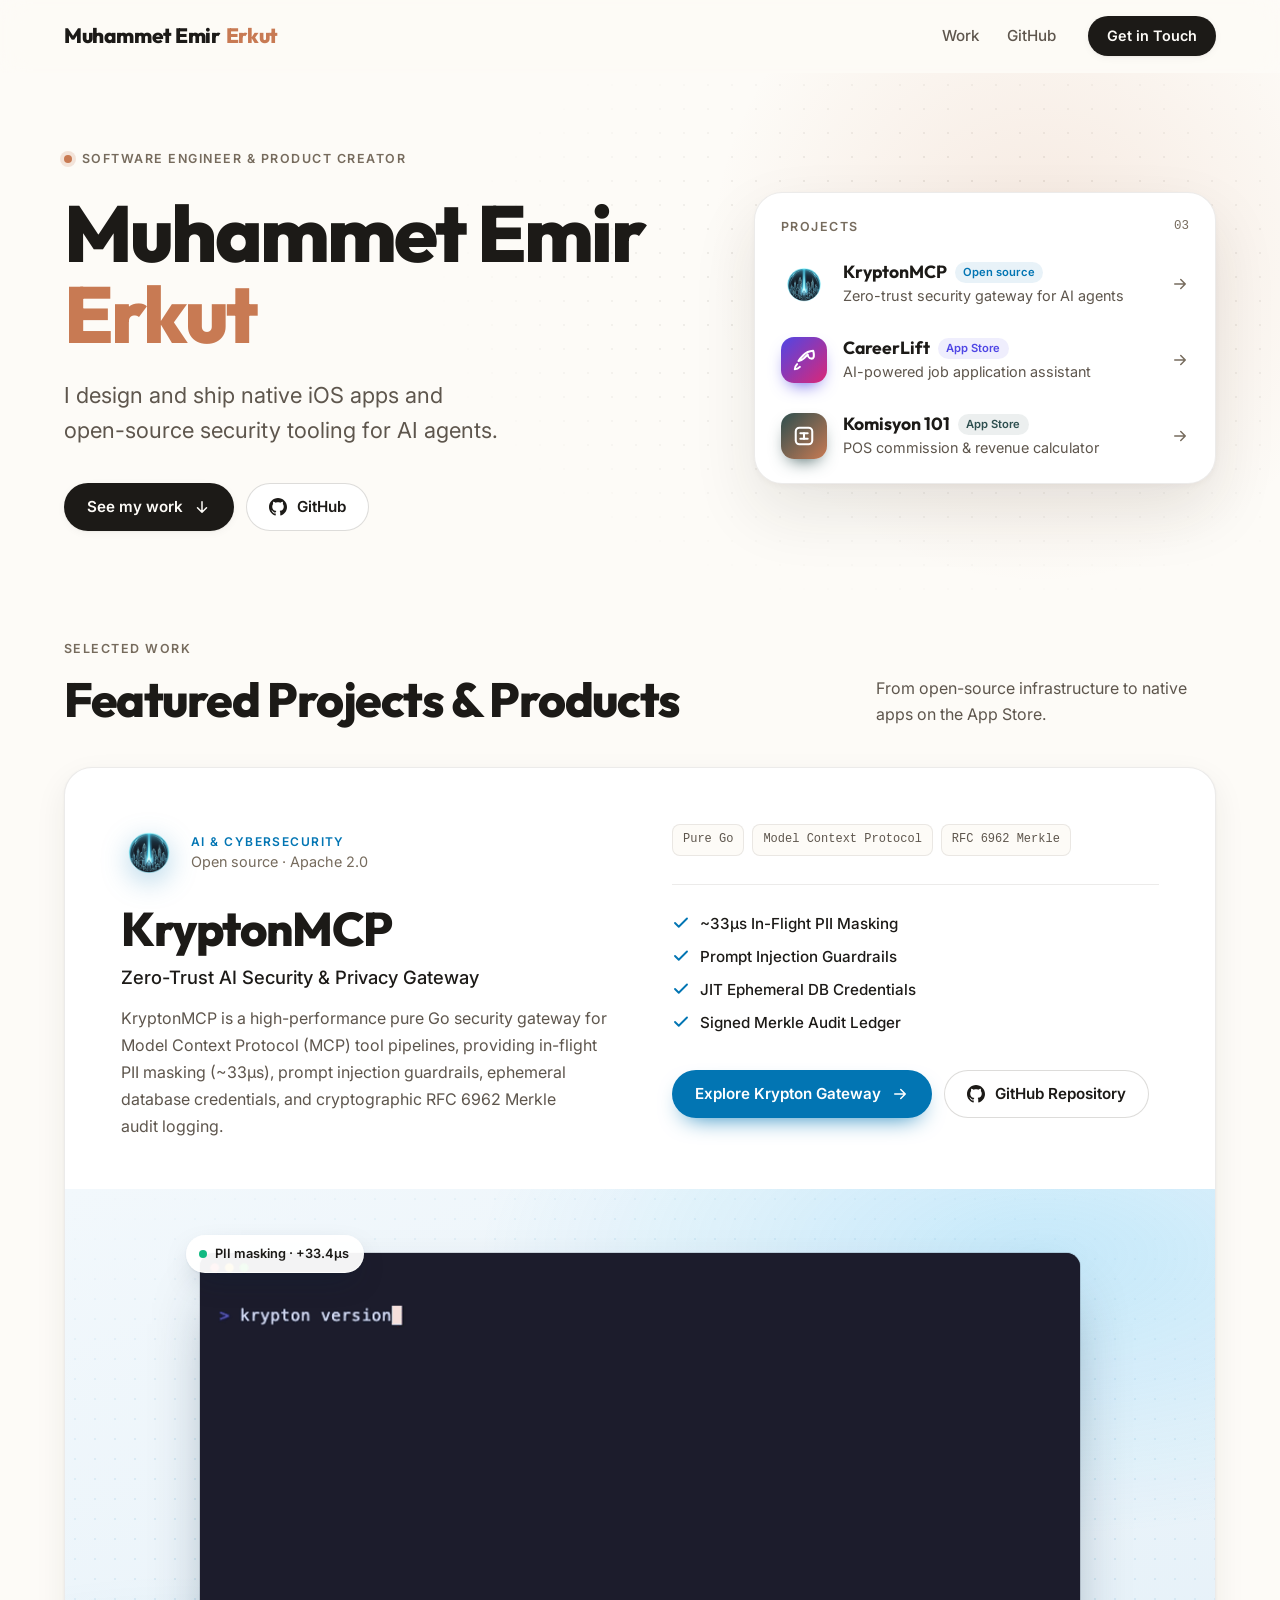
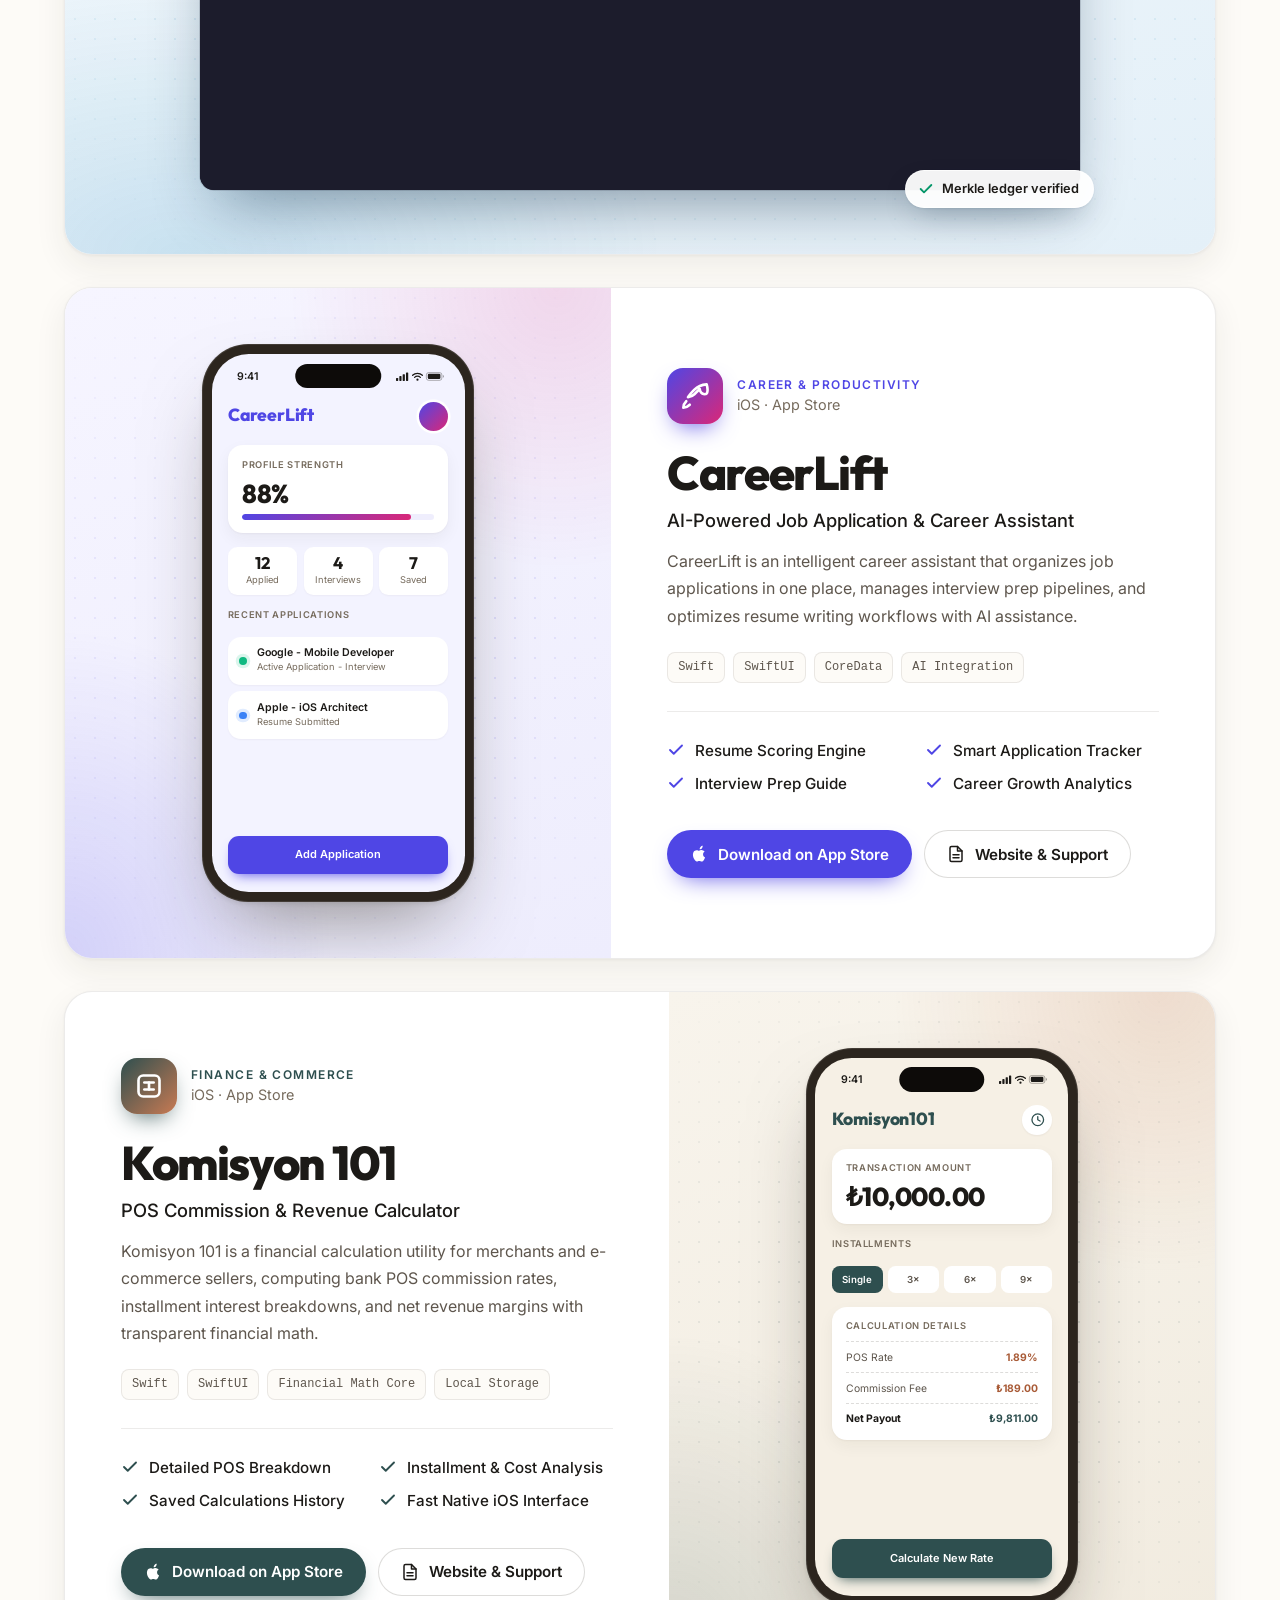
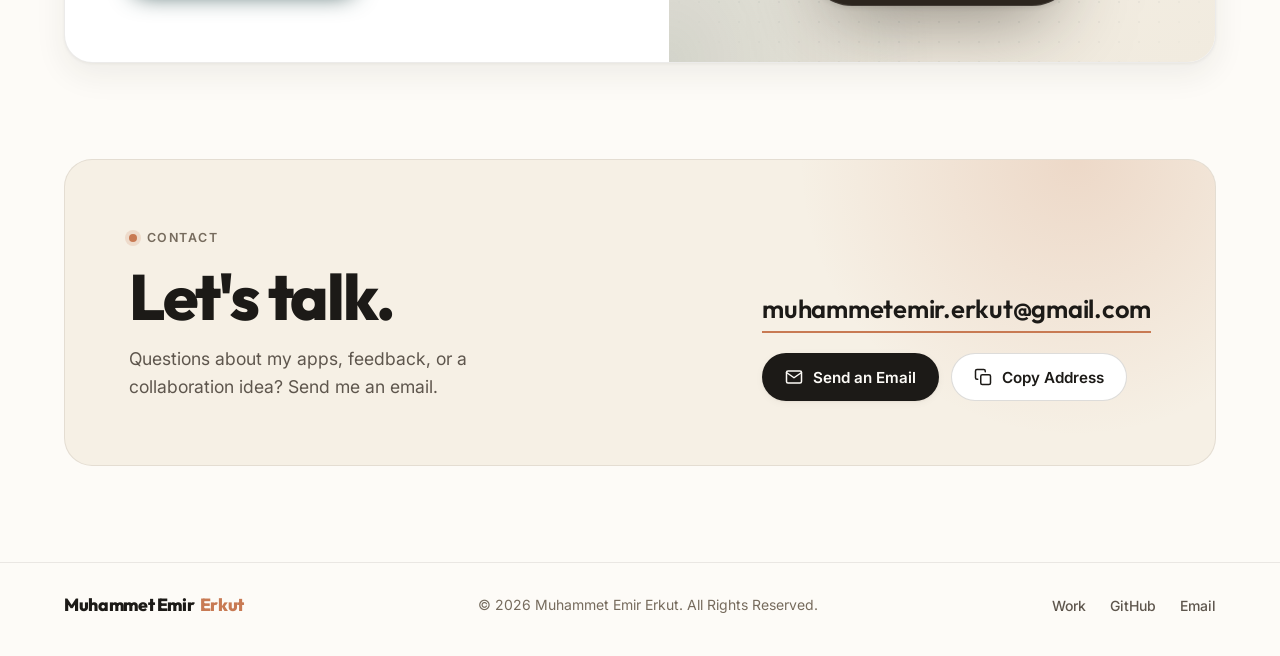
<file: index.html>
<!DOCTYPE html>
<html lang="en">

<head>
    <meta charset="UTF-8">
    <meta name="viewport" content="width=device-width, initial-scale=1.0, maximum-scale=5.0, viewport-fit=cover">
    <meta name="description"
        content="Muhammet Emir Erkut - Software Engineer & Product Creator. Explore KryptonMCP, CareerLift, and Komisyon 101.">
    <meta name="author" content="Muhammet Emir Erkut">
    <meta name="theme-color" content="#fdfbf7">
    <title>Muhammet Emir Erkut — Software Engineer & Product Showcase</title>
    <link rel="canonical" href="https://muhammetemirerkut.com/">

    <!-- Open Graph / Social Meta -->
    <meta property="og:type" content="website">
    <meta property="og:url" content="https://muhammetemirerkut.com/">
    <meta property="og:title" content="Muhammet Emir Erkut — Software Engineer & Product Creator">
    <meta property="og:description"
        content="Native iOS apps and open-source security tooling for AI agents: KryptonMCP, CareerLift, and Komisyon 101.">
    <meta name="twitter:card" content="summary">

    <link rel="icon" type="image/svg+xml" href="assets/favicon.svg">

    <link rel="preconnect" href="https://fonts.googleapis.com">
    <link rel="preconnect" href="https://fonts.gstatic.com" crossorigin>
    <link rel="stylesheet"
        href="https://fonts.googleapis.com/css2?family=Inter:wght@400;500;600&family=Outfit:wght@600;700;800&display=swap">
    <link rel="stylesheet" href="style.css">
    <script src="https://uat-api.rabbitqa.com/tmt/api/v1/public/accessibility-widget/widget.js" data-site-key="rqaw_yLH_Qbt3E3Tf-xtifSKQQNi_rFAO8Iab" defer></script>
</head>

<body>

    <!-- Icon Sprite (referenced via <use href="#i-...">) -->
    <svg class="sprite" aria-hidden="true" focusable="false">
        <symbol id="i-check" viewBox="0 0 24 24">
            <polyline points="20 6 9 17 4 12" />
        </symbol>
        <symbol id="i-arrow-right" viewBox="0 0 24 24">
            <path d="M5 12h14M13 6l6 6-6 6" />
        </symbol>
        <symbol id="i-arrow-down" viewBox="0 0 24 24">
            <path d="M12 5v14M6 13l6 6 6-6" />
        </symbol>
        <symbol id="i-doc" viewBox="0 0 24 24">
            <path d="M14 2H6a2 2 0 0 0-2 2v16a2 2 0 0 0 2 2h12a2 2 0 0 0 2-2V8z" />
            <polyline points="14 2 14 8 20 8" />
            <line x1="16" y1="13" x2="8" y2="13" />
            <line x1="16" y1="17" x2="8" y2="17" />
        </symbol>
        <symbol id="i-mail" viewBox="0 0 24 24">
            <rect x="2" y="4" width="20" height="16" rx="2" />
            <polyline points="22 6 12 13 2 6" />
        </symbol>
        <symbol id="i-copy" viewBox="0 0 24 24">
            <rect x="9" y="9" width="13" height="13" rx="2" />
            <path d="M5 15H4a2 2 0 0 1-2-2V4a2 2 0 0 1 2-2h9a2 2 0 0 1 2 2v1" />
        </symbol>
        <symbol id="i-clock" viewBox="0 0 24 24">
            <circle cx="12" cy="12" r="9" />
            <polyline points="12 7 12 12 15.5 14" />
        </symbol>
        <symbol id="i-careerlift" viewBox="0 0 24 24">
            <path
                d="M4.5 16.5c-1.5 1.5-2.5 3.5-2.5 5.5C4 22 6 21 7.5 19.5M22 2s-6.5.5-10.5 4.5S6 13 6 13s3.5-.5 5.5-2.5S16 6 16 6s.5 4.5 4.5 4.5S22 2 22 2z" />
        </symbol>
        <symbol id="i-komisyon" viewBox="0 0 24 24">
            <rect x="3" y="3" width="18" height="18" rx="4" />
            <line x1="8" y1="9" x2="16" y2="9" />
            <line x1="8" y1="15" x2="16" y2="15" />
            <line x1="12" y1="9" x2="12" y2="15" />
        </symbol>
        <symbol id="i-github" viewBox="0 0 24 24">
            <path fill="currentColor" stroke="none"
                d="M12 0c-6.626 0-12 5.373-12 12 0 5.302 3.438 9.8 8.207 11.387.599.111.793-.261.793-.577v-2.234c-3.338.726-4.033-1.416-4.033-1.416-.546-1.387-1.333-1.756-1.333-1.756-1.089-.745.083-.729.083-.729 1.205.084 1.839 1.237 1.839 1.237 1.07 1.834 2.807 1.304 3.492.997.107-.775.418-1.305.762-1.604-2.665-.305-5.467-1.334-5.467-5.931 0-1.311.469-2.381 1.236-3.221-.124-.303-.535-1.524.117-3.176 0 0 1.008-.322 3.301 1.23.957-.266 1.983-.399 3.003-.404 1.02.005 2.047.138 3.006.404 2.291-1.552 3.297-1.23 3.297-1.23.653 1.653.242 2.874.118 3.176.77.84 1.235 1.911 1.235 3.221 0 4.609-2.807 5.624-5.479 5.921.43.372.823 1.102.823 2.222v3.293c0 .319.192.694.801.576 4.765-1.589 8.199-6.086 8.199-11.386 0-6.627-5.373-12-12-12z" />
        </symbol>
        <symbol id="i-apple" viewBox="0 0 24 24">
            <path fill="currentColor" stroke="none"
                d="M18.71 19.5c-.83 1.24-1.71 2.45-3.05 2.47-1.34.03-1.77-.79-3.29-.79-1.53 0-2 .77-3.27.82-1.31.05-2.3-1.32-3.14-2.53C4.25 17 2.94 12.45 4.7 9.39c.87-1.52 2.43-2.48 4.12-2.51 1.28-.02 2.5.87 3.29.87.78 0 2.26-1.07 3.81-.91.65.03 2.47.26 3.64 1.98-.09.06-2.17 1.28-2.15 3.81.03 3.02 2.65 4.03 2.68 4.04-.03.07-.42 1.44-1.38 2.83M15.97 4.17c.66-.81 1.11-1.93.99-3.06-1 .04-2.22.67-2.94 1.5-.64.74-1.2 1.88-1.05 2.99 1.11.09 2.27-.58 3-1.43z" />
        </symbol>
        <symbol id="i-status" viewBox="0 0 66 12">
            <g fill="currentColor" stroke="none">
                <rect x="0" y="8" width="3" height="4" rx="0.8" />
                <rect x="4.5" y="5.5" width="3" height="6.5" rx="0.8" />
                <rect x="9" y="3" width="3" height="9" rx="0.8" />
                <rect x="13.5" y="0.5" width="3" height="11.5" rx="0.8" />
                <circle cx="29" cy="10.3" r="1.5" />
                <rect x="43" y="2.5" width="17" height="7" rx="1.6" />
                <path d="M63.4 4.2v3.6a1.9 1.9 0 0 0 0-3.6z" opacity="0.45" />
            </g>
            <g fill="none" stroke="currentColor" stroke-width="1.7" stroke-linecap="round">
                <path d="M22.4 4.4a9.4 9.4 0 0 1 13.2 0" />
                <path d="M25.1 7.2a5.5 5.5 0 0 1 7.8 0" />
            </g>
            <rect x="41" y="0.75" width="21" height="10.5" rx="3.2" fill="none" stroke="currentColor"
                stroke-opacity="0.45" stroke-width="1" />
        </symbol>
    </svg>

    <a class="skip-link" href="#main">Skip to content</a>

    <!-- Header & Navigation -->
    <header class="site-header">
        <div class="container nav">
            <a href="#" class="logo">Muhammet Emir<span>Erkut</span></a>
            <div class="nav-right">
                <nav aria-label="Primary">
                    <ul class="nav-links">
                        <li><a href="#work">Work</a></li>
                        <li><a href="https://github.com/MuhammetEmirErkut" target="_blank" rel="noopener noreferrer">GitHub</a></li>
                    </ul>
                </nav>
                <a href="#contact" class="btn btn-ink btn-sm">Get in Touch</a>
            </div>
        </div>
    </header>

    <main id="main" tabindex="-1">

        <!-- Hero Section -->
        <section class="hero">
            <div class="container hero-grid">
                <div class="hero-copy">
                    <p class="eyebrow"><span class="eyebrow-dot" aria-hidden="true"></span>Software Engineer & Product Creator</p>
                    <h1>Muhammet Emir <span>Erkut</span></h1>
                    <p class="hero-lead">I design and ship native iOS apps and <span class="nowrap">open-source</span> security tooling for AI agents.</p>
                    <div class="hero-actions">
                        <a href="#work" class="btn btn-ink">
                            <span>See my work</span>
                            <svg class="icon" aria-hidden="true"><use href="#i-arrow-down" /></svg>
                        </a>
                        <a href="https://github.com/MuhammetEmirErkut" target="_blank" rel="noopener noreferrer" class="btn btn-outline">
                            <svg class="icon" aria-hidden="true"><use href="#i-github" /></svg>
                            <span>GitHub</span>
                        </a>
                    </div>
                </div>

                <!-- Project Index -->
                <nav class="hero-index" aria-labelledby="index-title">
                    <div class="index-head">
                        <h2 id="index-title">Projects</h2>
                        <span class="index-count" aria-hidden="true">03</span>
                    </div>
                    <ol class="index-list">
                        <li>
                            <a href="#krypton" class="index-item tone-krypton">
                                <span class="index-icon index-icon--logo">
                                    <img src="assets/krypton_logo_256.png" alt="" width="46" height="46">
                                </span>
                                <span class="index-text">
                                    <span class="index-name">KryptonMCP <span class="index-tag">Open source</span></span>
                                    <span class="index-desc">Zero-trust security gateway for AI agents</span>
                                </span>
                                <svg class="icon index-arrow" aria-hidden="true"><use href="#i-arrow-right" /></svg>
                            </a>
                        </li>
                        <li>
                            <a href="#careerlift" class="index-item tone-lift">
                                <span class="index-icon">
                                    <svg class="icon" aria-hidden="true"><use href="#i-careerlift" /></svg>
                                </span>
                                <span class="index-text">
                                    <span class="index-name">CareerLift <span class="index-tag">App Store</span></span>
                                    <span class="index-desc">AI-powered job application assistant</span>
                                </span>
                                <svg class="icon index-arrow" aria-hidden="true"><use href="#i-arrow-right" /></svg>
                            </a>
                        </li>
                        <li>
                            <a href="#komisyon" class="index-item tone-komisyon">
                                <span class="index-icon">
                                    <svg class="icon" aria-hidden="true"><use href="#i-komisyon" /></svg>
                                </span>
                                <span class="index-text">
                                    <span class="index-name">Komisyon 101 <span class="index-tag">App Store</span></span>
                                    <span class="index-desc">POS commission & revenue calculator</span>
                                </span>
                                <svg class="icon index-arrow" aria-hidden="true"><use href="#i-arrow-right" /></svg>
                            </a>
                        </li>
                    </ol>
                </nav>
            </div>
        </section>

        <!-- Showcase Section -->
        <section id="work" class="work" aria-labelledby="work-title">
            <div class="container">
                <div class="section-head">
                    <div>
                        <p class="eyebrow">Selected work</p>
                        <h2 id="work-title">Featured Projects & Products</h2>
                    </div>
                    <p>From open-source infrastructure to native apps on the App Store.</p>
                </div>

                <div class="projects">

                    <!-- App 1: KryptonMCP (Flagship Open Source) -->
                    <article id="krypton" class="project project--terminal tone-krypton" aria-labelledby="krypton-title">
                        <div class="project-body">
                            <div class="project-intro">
                                <div class="project-meta">
                                    <span class="project-icon project-icon--logo">
                                        <img src="assets/krypton_logo_256.png" alt="" width="56" height="56" loading="lazy" decoding="async">
                                    </span>
                                    <p class="project-kicker">
                                        <span class="project-category">AI & Cybersecurity</span>
                                        <span class="project-platform">Open source · Apache 2.0</span>
                                    </p>
                                </div>

                                <h3 id="krypton-title" class="project-title">KryptonMCP</h3>
                                <p class="project-tagline">Zero-Trust AI Security & Privacy Gateway</p>
                                <p class="project-desc">KryptonMCP is a high-performance pure Go security gateway for Model Context Protocol (MCP) tool pipelines, providing in-flight PII masking (~33μs), prompt injection guardrails, ephemeral database credentials, and cryptographic RFC 6962 Merkle audit logging.</p>
                            </div>

                            <div class="project-details">
                                <ul class="project-stack" aria-label="Tech stack">
                                    <li>Pure Go</li>
                                    <li>Model Context Protocol</li>
                                    <li>RFC 6962 Merkle</li>
                                </ul>

                                <ul class="project-features">
                                    <li><svg class="icon" aria-hidden="true"><use href="#i-check" /></svg>~33μs In-Flight PII Masking</li>
                                    <li><svg class="icon" aria-hidden="true"><use href="#i-check" /></svg>Prompt Injection Guardrails</li>
                                    <li><svg class="icon" aria-hidden="true"><use href="#i-check" /></svg>JIT Ephemeral DB Credentials</li>
                                    <li><svg class="icon" aria-hidden="true"><use href="#i-check" /></svg>Signed Merkle Audit Ledger</li>
                                </ul>

                                <div class="project-actions">
                                    <a href="krypton/" class="btn btn-tone" id="krypton-landing">
                                        <span>Explore Krypton Gateway</span>
                                        <svg class="icon" aria-hidden="true"><use href="#i-arrow-right" /></svg>
                                    </a>
                                    <a href="https://github.com/MuhammetEmirErkut/krypton-mcp" target="_blank" rel="noopener noreferrer" class="btn btn-outline" id="krypton-github">
                                        <svg class="icon" aria-hidden="true"><use href="#i-github" /></svg>
                                        <span>GitHub Repository</span>
                                    </a>
                                </div>
                            </div>
                        </div>

                        <div class="project-stage">
                            <figure class="terminal">
                                <img src="assets/krypton_demo.gif"
                                    alt="Terminal demo of KryptonMCP masking PII in flight and verifying the audit ledger"
                                    width="900" height="550" loading="lazy" decoding="async">
                                <span class="stage-chip stage-chip--top" aria-hidden="true">
                                    <span class="pulse"></span>PII masking · +33.4μs
                                </span>
                                <span class="stage-chip stage-chip--bottom" aria-hidden="true">
                                    <svg class="icon"><use href="#i-check" /></svg>Merkle ledger verified
                                </span>
                            </figure>
                        </div>
                    </article>

                    <!-- App 2: CareerLift -->
                    <article id="careerlift" class="project project--reverse tone-lift" aria-labelledby="careerlift-title">
                        <div class="project-body">
                            <div class="project-meta">
                                <span class="project-icon">
                                    <svg class="icon" aria-hidden="true"><use href="#i-careerlift" /></svg>
                                </span>
                                <p class="project-kicker">
                                    <span class="project-category">Career & Productivity</span>
                                    <span class="project-platform">iOS · App Store</span>
                                </p>
                            </div>

                            <h3 id="careerlift-title" class="project-title">CareerLift</h3>
                            <p class="project-tagline">AI-Powered Job Application & Career Assistant</p>
                            <p class="project-desc">CareerLift is an intelligent career assistant that organizes job applications in one place, manages interview prep pipelines, and optimizes resume writing workflows with AI assistance.</p>

                            <ul class="project-stack" aria-label="Tech stack">
                                <li>Swift</li>
                                <li>SwiftUI</li>
                                <li>CoreData</li>
                                <li>AI Integration</li>
                            </ul>

                            <ul class="project-features">
                                <li><svg class="icon" aria-hidden="true"><use href="#i-check" /></svg>Resume Scoring Engine</li>
                                <li><svg class="icon" aria-hidden="true"><use href="#i-check" /></svg>Smart Application Tracker</li>
                                <li><svg class="icon" aria-hidden="true"><use href="#i-check" /></svg>Interview Prep Guide</li>
                                <li><svg class="icon" aria-hidden="true"><use href="#i-check" /></svg>Career Growth Analytics</li>
                            </ul>

                            <div class="project-actions">
                                <a href="https://apps.apple.com/tr/app/careerlift/id6754268399?l=en" target="_blank" rel="noopener noreferrer" class="btn btn-tone" id="careerlift-appstore">
                                    <svg class="icon" aria-hidden="true"><use href="#i-apple" /></svg>
                                    <span>Download on App Store</span>
                                </a>
                                <a href="career/" class="btn btn-outline" id="careerlift-legal">
                                    <svg class="icon" aria-hidden="true"><use href="#i-doc" /></svg>
                                    <span>Website & Support</span>
                                </a>
                            </div>
                        </div>

                        <div class="project-stage" aria-hidden="true">
                            <div class="phone">
                                <div class="phone-screen">
                                    <div class="phone-status">
                                        <span>9:41</span>
                                        <svg><use href="#i-status" /></svg>
                                    </div>
                                    <div class="app">
                                        <div class="app-header">
                                            <span class="app-logo">CareerLift</span>
                                            <span class="app-avatar"></span>
                                        </div>

                                        <div class="app-card">
                                            <span class="app-label">Profile Strength</span>
                                            <span class="app-value">88%</span>
                                            <span class="app-progress"><span></span></span>
                                        </div>

                                        <div class="app-stats">
                                            <span><strong>12</strong>Applied</span>
                                            <span><strong>4</strong>Interviews</span>
                                            <span><strong>7</strong>Saved</span>
                                        </div>

                                        <span class="app-label">Recent Applications</span>
                                        <ul class="app-list">
                                            <li>
                                                <span class="app-dot app-dot--green"></span>
                                                <span><strong>Google - Mobile Developer</strong><small>Active Application - Interview</small></span>
                                            </li>
                                            <li>
                                                <span class="app-dot app-dot--blue"></span>
                                                <span><strong>Apple - iOS Architect</strong><small>Resume Submitted</small></span>
                                            </li>
                                        </ul>

                                        <span class="app-button">Add Application</span>
                                    </div>
                                </div>
                            </div>
                        </div>
                    </article>

                    <!-- App 3: Komisyon 101 -->
                    <article id="komisyon" class="project tone-komisyon" aria-labelledby="komisyon-title">
                        <div class="project-body">
                            <div class="project-meta">
                                <span class="project-icon">
                                    <svg class="icon" aria-hidden="true"><use href="#i-komisyon" /></svg>
                                </span>
                                <p class="project-kicker">
                                    <span class="project-category">Finance & Commerce</span>
                                    <span class="project-platform">iOS · App Store</span>
                                </p>
                            </div>

                            <h3 id="komisyon-title" class="project-title">Komisyon 101</h3>
                            <p class="project-tagline">POS Commission & Revenue Calculator</p>
                            <p class="project-desc">Komisyon 101 is a financial calculation utility for merchants and e-commerce sellers, computing bank POS commission rates, installment interest breakdowns, and net revenue margins with transparent financial math.</p>

                            <ul class="project-stack" aria-label="Tech stack">
                                <li>Swift</li>
                                <li>SwiftUI</li>
                                <li>Financial Math Core</li>
                                <li>Local Storage</li>
                            </ul>

                            <ul class="project-features">
                                <li><svg class="icon" aria-hidden="true"><use href="#i-check" /></svg>Detailed POS Breakdown</li>
                                <li><svg class="icon" aria-hidden="true"><use href="#i-check" /></svg>Installment & Cost Analysis</li>
                                <li><svg class="icon" aria-hidden="true"><use href="#i-check" /></svg>Saved Calculations History</li>
                                <li><svg class="icon" aria-hidden="true"><use href="#i-check" /></svg>Fast Native iOS Interface</li>
                            </ul>

                            <div class="project-actions">
                                <a href="https://apps.apple.com/tr/app/e-ticaret-komisyon-hesaplama/id6758906305?l=en" target="_blank" rel="noopener noreferrer" class="btn btn-tone" id="komisyon-appstore">
                                    <svg class="icon" aria-hidden="true"><use href="#i-apple" /></svg>
                                    <span>Download on App Store</span>
                                </a>
                                <a href="komisyon/" class="btn btn-outline" id="komisyon-legal">
                                    <svg class="icon" aria-hidden="true"><use href="#i-doc" /></svg>
                                    <span>Website & Support</span>
                                </a>
                            </div>
                        </div>

                        <div class="project-stage" aria-hidden="true">
                            <div class="phone">
                                <div class="phone-screen">
                                    <div class="phone-status">
                                        <span>9:41</span>
                                        <svg><use href="#i-status" /></svg>
                                    </div>
                                    <div class="app">
                                        <div class="app-header">
                                            <span class="app-logo">Komisyon101</span>
                                            <span class="app-icon-button"><svg class="icon"><use href="#i-clock" /></svg></span>
                                        </div>

                                        <div class="app-card">
                                            <span class="app-label">Transaction Amount</span>
                                            <span class="app-value">₺10,000.00</span>
                                        </div>

                                        <span class="app-label">Installments</span>
                                        <div class="app-chips">
                                            <span class="is-active">Single</span>
                                            <span>3×</span>
                                            <span>6×</span>
                                            <span>9×</span>
                                        </div>

                                        <div class="app-card">
                                            <span class="app-label">Calculation Details</span>
                                            <span class="app-row"><span>POS Rate</span><span>1.89%</span></span>
                                            <span class="app-row"><span>Commission Fee</span><span>₺189.00</span></span>
                                            <span class="app-row app-row--total"><span>Net Payout</span><span>₺9,811.00</span></span>
                                        </div>

                                        <span class="app-button">Calculate New Rate</span>
                                    </div>
                                </div>
                            </div>
                        </div>
                    </article>

                </div>
            </div>
        </section>

        <!-- Contact Section -->
        <section id="contact" class="contact" aria-labelledby="contact-title">
            <div class="container">
                <div class="contact-card">
                    <div class="contact-copy">
                        <p class="eyebrow"><span class="eyebrow-dot" aria-hidden="true"></span>Contact</p>
                        <h2 id="contact-title">Let's talk.</h2>
                        <p>Questions about my apps, feedback, or a collaboration idea? Send me an email.</p>
                    </div>
                    <div class="contact-actions">
                        <a href="mailto:muhammetemir.erkut@gmail.com" class="contact-email">muhammetemir.erkut@gmail.com</a>
                        <div class="contact-buttons">
                            <a href="mailto:muhammetemir.erkut@gmail.com" class="btn btn-ink">
                                <svg class="icon" aria-hidden="true"><use href="#i-mail" /></svg>
                                <span>Send an Email</span>
                            </a>
                            <button type="button" class="btn btn-outline" data-copy="muhammetemir.erkut@gmail.com">
                                <svg class="icon" aria-hidden="true"><use href="#i-copy" /></svg>
                                <span aria-live="polite">Copy Address</span>
                            </button>
                        </div>
                    </div>
                </div>
            </div>
        </section>
    </main>

    <!-- Footer -->
    <footer class="site-footer">
        <div class="container footer-inner">
            <a href="#" class="logo logo--small">Muhammet Emir<span>Erkut</span></a>
            <p class="footer-copy">&copy; 2026 Muhammet Emir Erkut. All Rights Reserved.</p>
            <ul class="footer-links">
                <li><a href="#work">Work</a></li>
                <li><a href="https://github.com/MuhammetEmirErkut" target="_blank" rel="noopener noreferrer">GitHub</a></li>
                <li><a href="mailto:muhammetemir.erkut@gmail.com">Email</a></li>
            </ul>
        </div>
    </footer>

    <script>
        // Smooth in-page scrolling that keeps hash fragments out of the URL
        const reduceMotion = window.matchMedia('(prefers-reduced-motion: reduce)');

        document.querySelectorAll('a[href^="#"]:not(.skip-link)').forEach(anchor => {
            anchor.addEventListener('click', function (e) {
                const targetId = this.getAttribute('href');
                const behavior = reduceMotion.matches ? 'auto' : 'smooth';
                if (targetId === '#') {
                    e.preventDefault();
                    window.scrollTo({ top: 0, behavior });
                    return;
                }
                const targetElement = document.querySelector(targetId);
                if (targetElement) {
                    e.preventDefault();
                    targetElement.scrollIntoView({ behavior });
                }
            });
        });

        // Header gains a hairline border once the page scrolls
        const header = document.querySelector('.site-header');
        const syncHeader = () => header.classList.toggle('is-scrolled', window.scrollY > 8);
        syncHeader();
        window.addEventListener('scroll', syncHeader, { passive: true });

        // Copy-to-clipboard for the contact email
        document.querySelectorAll('[data-copy]').forEach(button => {
            if (!navigator.clipboard) {
                button.hidden = true;
                return;
            }
            const label = button.querySelector('span');
            const original = label.textContent;
            let resetTimer;
            button.addEventListener('click', async () => {
                try {
                    await navigator.clipboard.writeText(button.dataset.copy);
                    label.textContent = 'Copied!';
                } catch {
                    label.textContent = 'Copy failed';
                }
                clearTimeout(resetTimer);
                resetTimer = setTimeout(() => { label.textContent = original; }, 2000);
            });
        });
    </script>
</body>

</html>
</file>
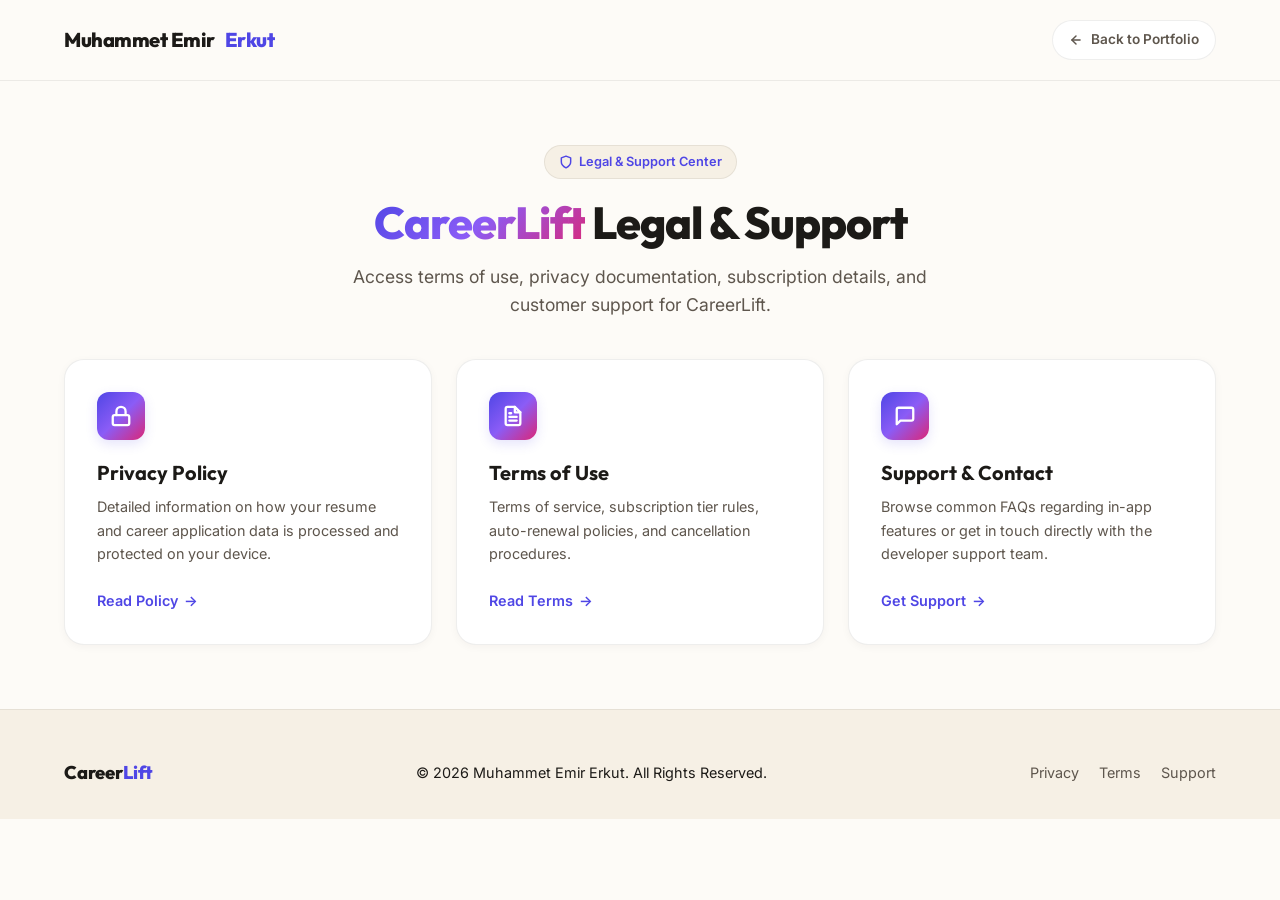
<file: career/index.html>
<!DOCTYPE html>
<html lang="en">
<head>
    <meta charset="UTF-8">
    <meta name="viewport" content="width=device-width, initial-scale=1.0">
    <meta name="description" content="Legal documents, privacy policy, terms of service, and support center for the CareerLift application.">
    <title>CareerLift — Legal & Support Center</title>
    <link rel="stylesheet" href="legal-style.css">
    <script src="https://uat-api.rabbitqa.com/tmt/api/v1/public/accessibility-widget/widget.js" data-site-key="rqaw_yLH_Qbt3E3Tf-xtifSKQQNi_rFAO8Iab" defer></script>
</head>
<body>

    <!-- Header -->
    <header>
        <div class="container nav-wrapper">
            <a href="../" class="logo">
                Muhammet Emir<span>Erkut</span>
            </a>
            <a href="../" class="btn-back">
                <svg width="14" height="14" viewBox="0 0 24 24" fill="none" stroke="currentColor" stroke-width="2.5" stroke-linecap="round" stroke-linejoin="round">
                    <line x1="19" y1="12" x2="5" y2="12"></line>
                    <polyline points="12 19 5 12 12 5"></polyline>
                </svg>
                Back to Portfolio
            </a>
        </div>
    </header>

    <!-- Hero -->
    <section class="hero">
        <div class="container">
            <div class="hero-badge">
                <svg width="14" height="14" viewBox="0 0 24 24" fill="none" stroke="currentColor" stroke-width="2.5" stroke-linecap="round" stroke-linejoin="round">
                    <path d="M12 22s8-4 8-10V5l-8-3-8 3v7c0 6 8 10 8 10z"/>
                </svg>
                Legal & Support Center
            </div>
            <h1><span>CareerLift</span> Legal & Support</h1>
            <p>Access terms of use, privacy documentation, subscription details, and customer support for CareerLift.</p>
        </div>
    </section>

    <!-- Content Hub Grid -->
    <main class="container">
        <div class="hub-grid">
            <!-- Card 1: Privacy Policy -->
            <div class="hub-card">
                <div class="icon-wrapper">
                    <svg width="22" height="22" viewBox="0 0 24 24" fill="none" stroke="currentColor" stroke-width="2.5" stroke-linecap="round" stroke-linejoin="round">
                        <rect x="3" y="11" width="18" height="11" rx="2" ry="2"></rect>
                        <path d="M7 11V7a5 5 0 0 1 10 0v4"></path>
                    </svg>
                </div>
                <h3>Privacy Policy</h3>
                <p>Detailed information on how your resume and career application data is processed and protected on your device.</p>
                <a href="privacy.html" class="btn-link">
                    Read Policy <span>&rarr;</span>
                </a>
            </div>

            <!-- Card 2: Terms of Use -->
            <div class="hub-card">
                <div class="icon-wrapper">
                    <svg width="22" height="22" viewBox="0 0 24 24" fill="none" stroke="currentColor" stroke-width="2.5" stroke-linecap="round" stroke-linejoin="round">
                        <path d="M14 2H6a2 2 0 0 0-2 2v16a2 2 0 0 0 2 2h12a2 2 0 0 0 2-2V8z"></path>
                        <polyline points="14 2 14 8 20 8"></polyline>
                        <line x1="16" y1="13" x2="8" y2="13"></line>
                        <line x1="16" y1="17" x2="8" y2="17"></line>
                        <polyline points="10 9 9 9 8 9"></polyline>
                    </svg>
                </div>
                <h3>Terms of Use</h3>
                <p>Terms of service, subscription tier rules, auto-renewal policies, and cancellation procedures.</p>
                <a href="terms.html" class="btn-link">
                    Read Terms <span>&rarr;</span>
                </a>
            </div>

            <!-- Card 3: Support & Contact -->
            <div class="hub-card">
                <div class="icon-wrapper">
                    <svg width="22" height="22" viewBox="0 0 24 24" fill="none" stroke="currentColor" stroke-width="2.5" stroke-linecap="round" stroke-linejoin="round">
                        <path d="M21 15a2 2 0 0 1-2 2H7l-4 4V5a2 2 0 0 1 2-2h14a2 2 0 0 1 2 2z"></path>
                    </svg>
                </div>
                <h3>Support & Contact</h3>
                <p>Browse common FAQs regarding in-app features or get in touch directly with the developer support team.</p>
                <a href="support.html" class="btn-link">
                    Get Support <span>&rarr;</span>
                </a>
            </div>
        </div>
    </main>

    <!-- Footer -->
    <footer>
        <div class="container footer-wrapper">
            <div class="footer-logo">
                Career<span>Lift</span>
            </div>
            <p>&copy; 2026 Muhammet Emir Erkut. All Rights Reserved.</p>
            <div class="footer-links">
                <a href="privacy.html">Privacy</a>
                <a href="terms.html">Terms</a>
                <a href="support.html">Support</a>
            </div>
        </div>
    </footer>

</body>
</html>
</file>
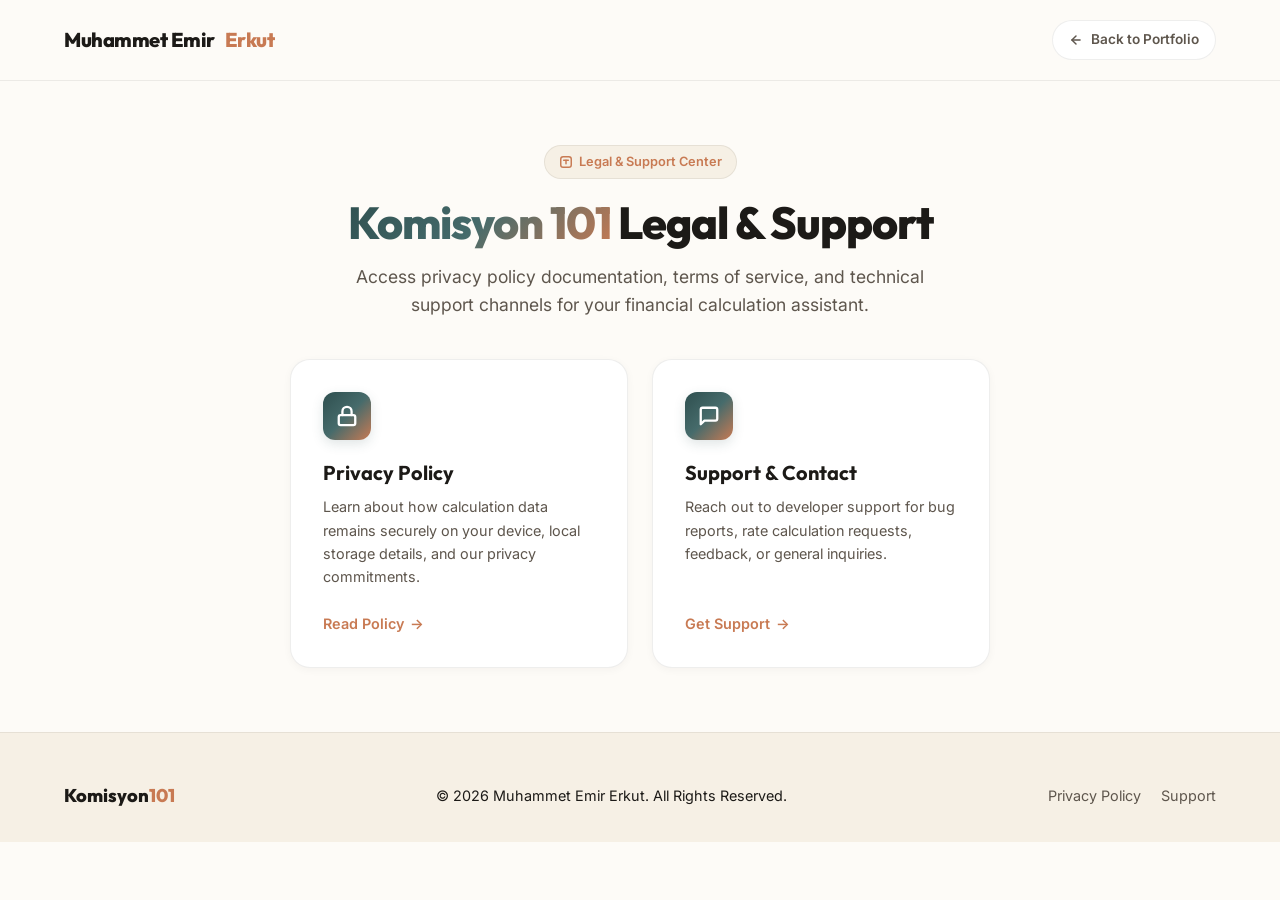
<file: komisyon/index.html>
<!DOCTYPE html>
<html lang="en">
<head>
    <meta charset="UTF-8">
    <meta name="viewport" content="width=device-width, initial-scale=1.0">
    <meta name="description" content="Legal notice, privacy policy, and support channels for the Komisyon 101 application.">
    <title>Komisyon 101 — Legal & Support</title>
    <link rel="stylesheet" href="legal-style.css">
    <script src="https://uat-api.rabbitqa.com/tmt/api/v1/public/accessibility-widget/widget.js" data-site-key="rqaw_yLH_Qbt3E3Tf-xtifSKQQNi_rFAO8Iab" defer></script>
</head>
<body>

    <!-- Header -->
    <header>
        <div class="container nav-wrapper">
            <a href="../" class="logo">
                Muhammet Emir<span>Erkut</span>
            </a>
            <a href="../" class="btn-back">
                <svg width="14" height="14" viewBox="0 0 24 24" fill="none" stroke="currentColor" stroke-width="2.5" stroke-linecap="round" stroke-linejoin="round">
                    <line x1="19" y1="12" x2="5" y2="12"></line>
                    <polyline points="12 19 5 12 12 5"></polyline>
                </svg>
                Back to Portfolio
            </a>
        </div>
    </header>

    <!-- Hero -->
    <section class="hero">
        <div class="container">
            <div class="hero-badge">
                <svg width="14" height="14" viewBox="0 0 24 24" fill="none" stroke="currentColor" stroke-width="2.5" stroke-linecap="round" stroke-linejoin="round">
                    <rect x="3" y="3" width="18" height="18" rx="4" fill="none" stroke="currentColor" stroke-width="2.5" />
                    <line x1="8" y1="9" x2="16" y2="9" stroke="currentColor" stroke-width="2.5" stroke-linecap="round" />
                    <line x1="12" y1="9" x2="12" y2="15" stroke="currentColor" stroke-width="2.5" stroke-linecap="round" />
                </svg>
                Legal & Support Center
            </div>
            <h1><span>Komisyon 101</span> Legal & Support</h1>
            <p>Access privacy policy documentation, terms of service, and technical support channels for your financial calculation assistant.</p>
        </div>
    </section>

    <!-- Content Hub Grid -->
    <main class="container">
        <div class="hub-grid" style="justify-content: center; max-width: 700px; margin: 0 auto 64px auto;">
            <!-- Card 1: Privacy Policy -->
            <div class="hub-card">
                <div class="icon-wrapper">
                    <svg width="22" height="22" viewBox="0 0 24 24" fill="none" stroke="currentColor" stroke-width="2.5" stroke-linecap="round" stroke-linejoin="round">
                        <rect x="3" y="11" width="18" height="11" rx="2" ry="2"></rect>
                        <path d="M7 11V7a5 5 0 0 1 10 0v4"></path>
                    </svg>
                </div>
                <h3>Privacy Policy</h3>
                <p>Learn about how calculation data remains securely on your device, local storage details, and our privacy commitments.</p>
                <a href="privacy-policy.html" class="btn-link">
                    Read Policy <span>&rarr;</span>
                </a>
            </div>

            <!-- Card 2: Support & Contact -->
            <div class="hub-card">
                <div class="icon-wrapper">
                    <svg width="22" height="22" viewBox="0 0 24 24" fill="none" stroke="currentColor" stroke-width="2.5" stroke-linecap="round" stroke-linejoin="round">
                        <path d="M21 15a2 2 0 0 1-2 2H7l-4 4V5a2 2 0 0 1 2-2h14a2 2 0 0 1 2 2z"></path>
                    </svg>
                </div>
                <h3>Support & Contact</h3>
                <p>Reach out to developer support for bug reports, rate calculation requests, feedback, or general inquiries.</p>
                <a href="support.html" class="btn-link">
                    Get Support <span>&rarr;</span>
                </a>
            </div>
        </div>
    </main>

    <!-- Footer -->
    <footer>
        <div class="container footer-wrapper">
            <div class="footer-logo">
                Komisyon<span>101</span>
            </div>
            <p>&copy; 2026 Muhammet Emir Erkut. All Rights Reserved.</p>
            <div class="footer-links">
                <a href="privacy-policy.html">Privacy Policy</a>
                <a href="support.html">Support</a>
            </div>
        </div>
    </footer>

</body>
</html>
</file>
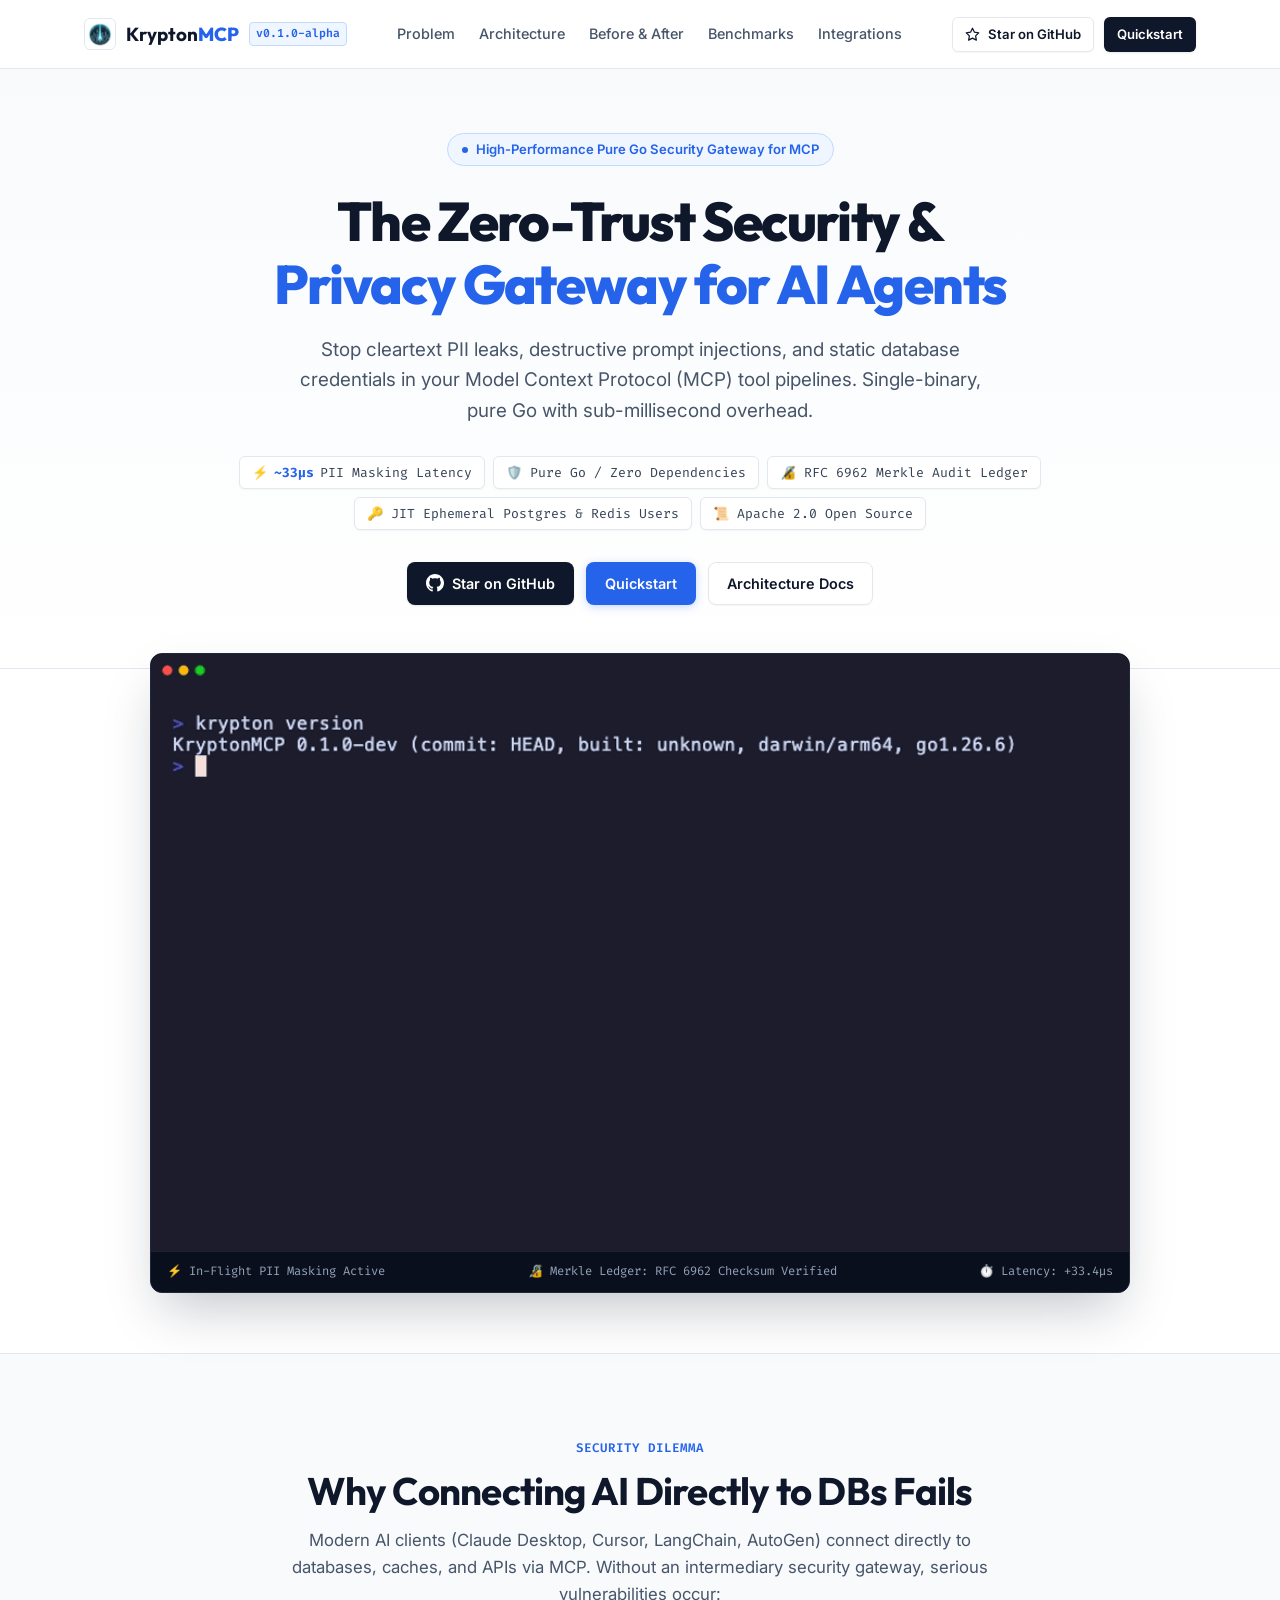
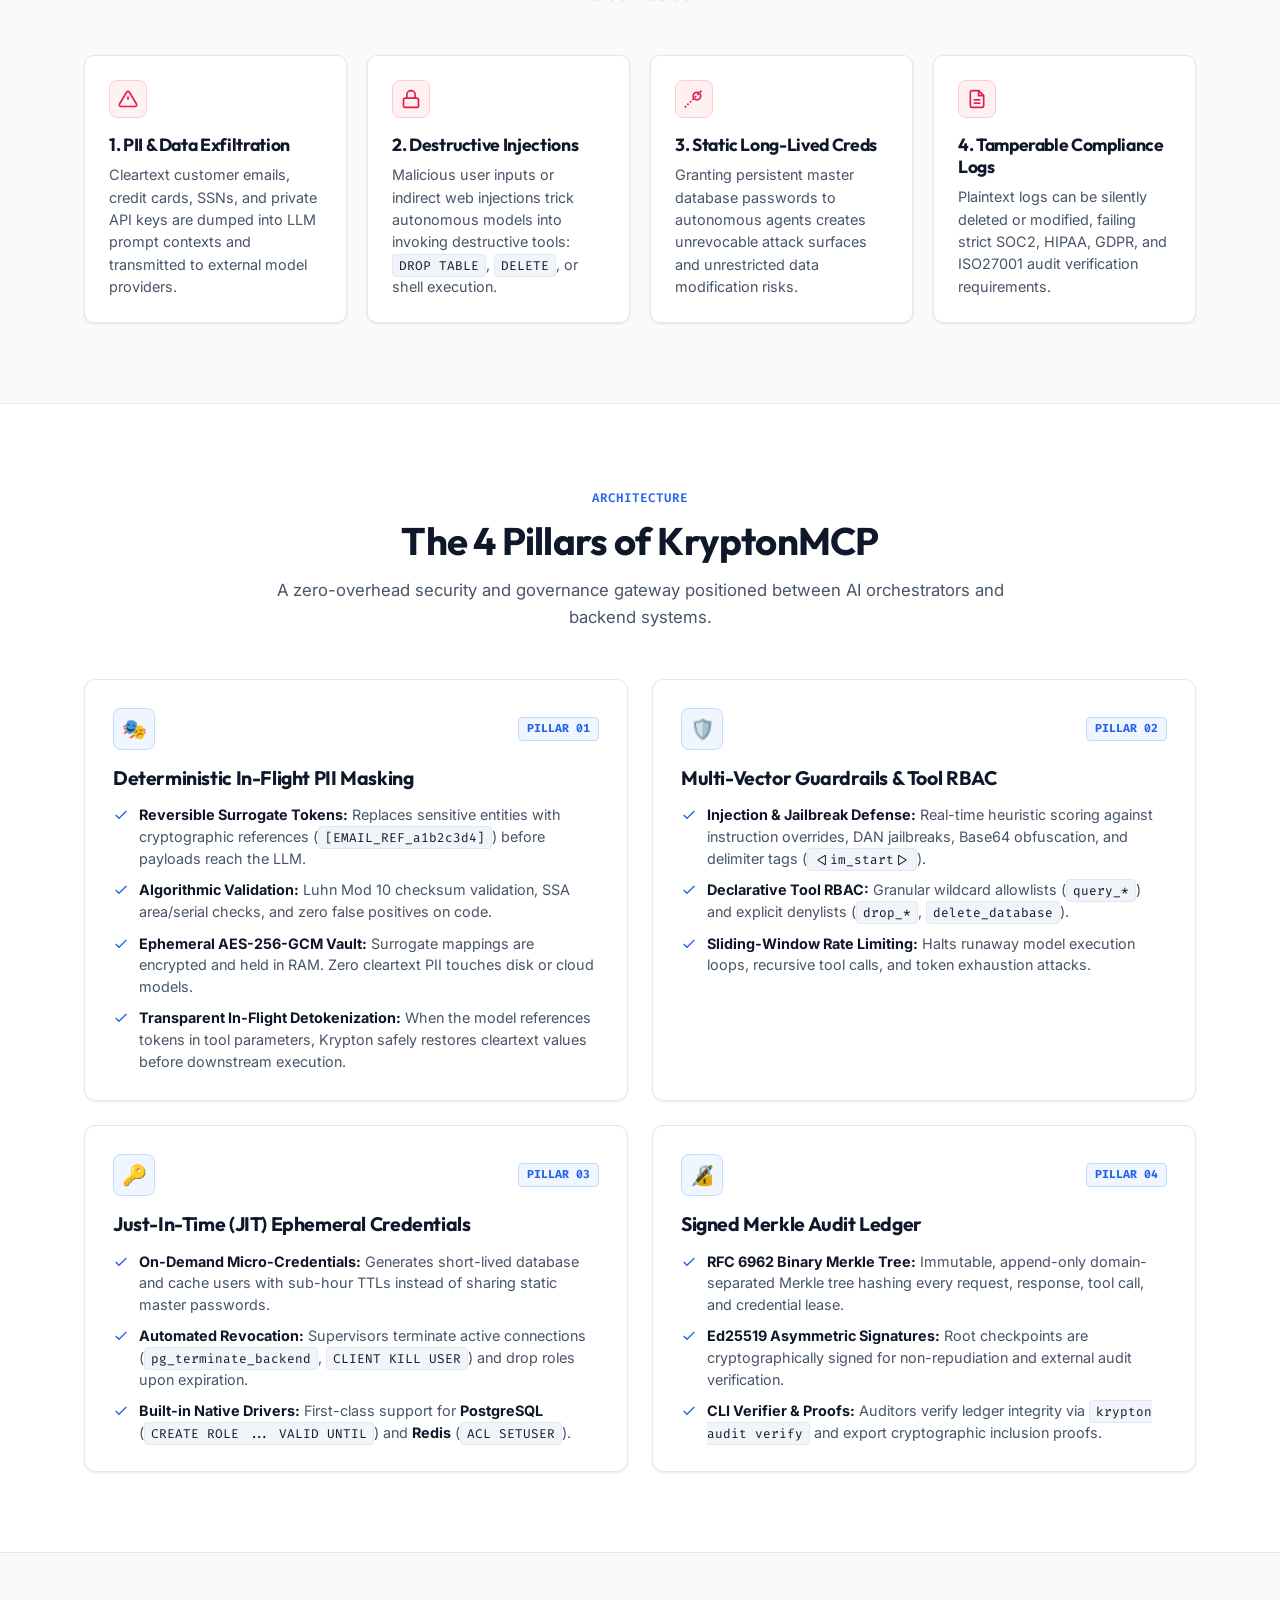
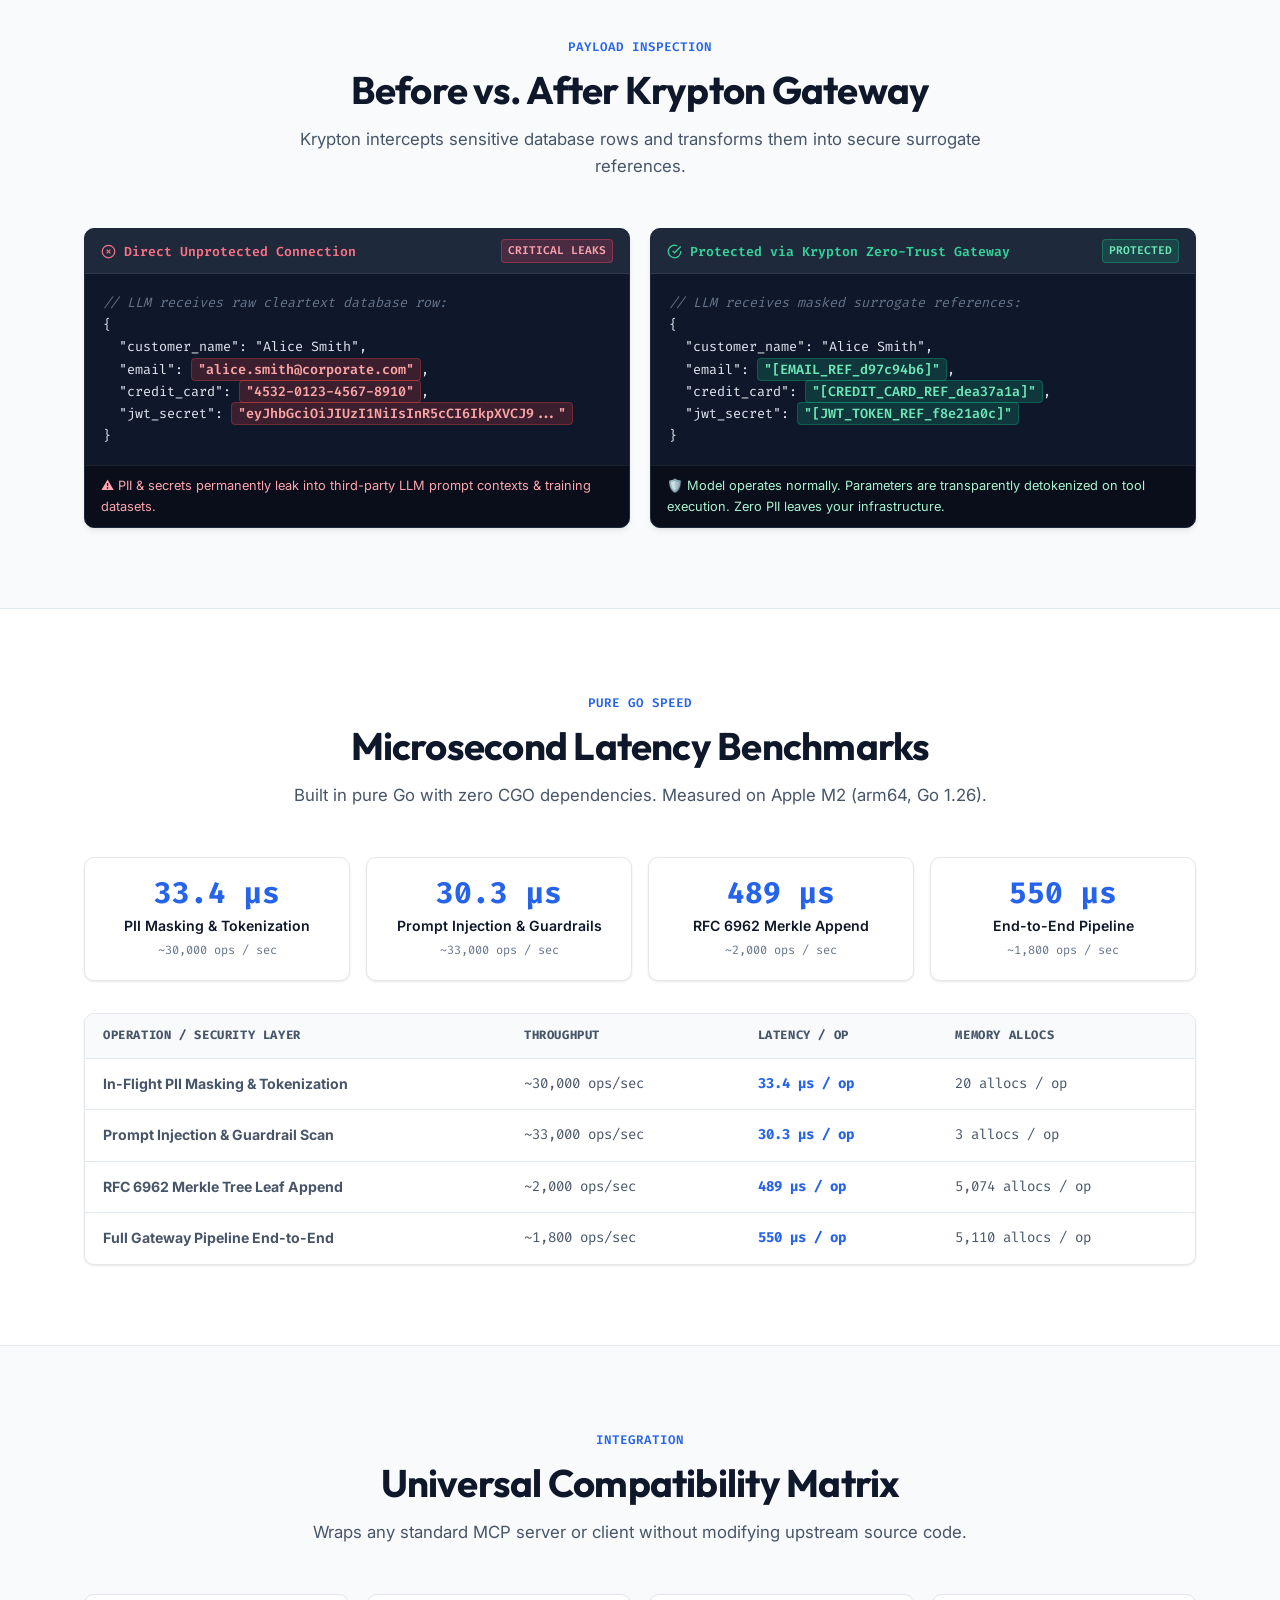
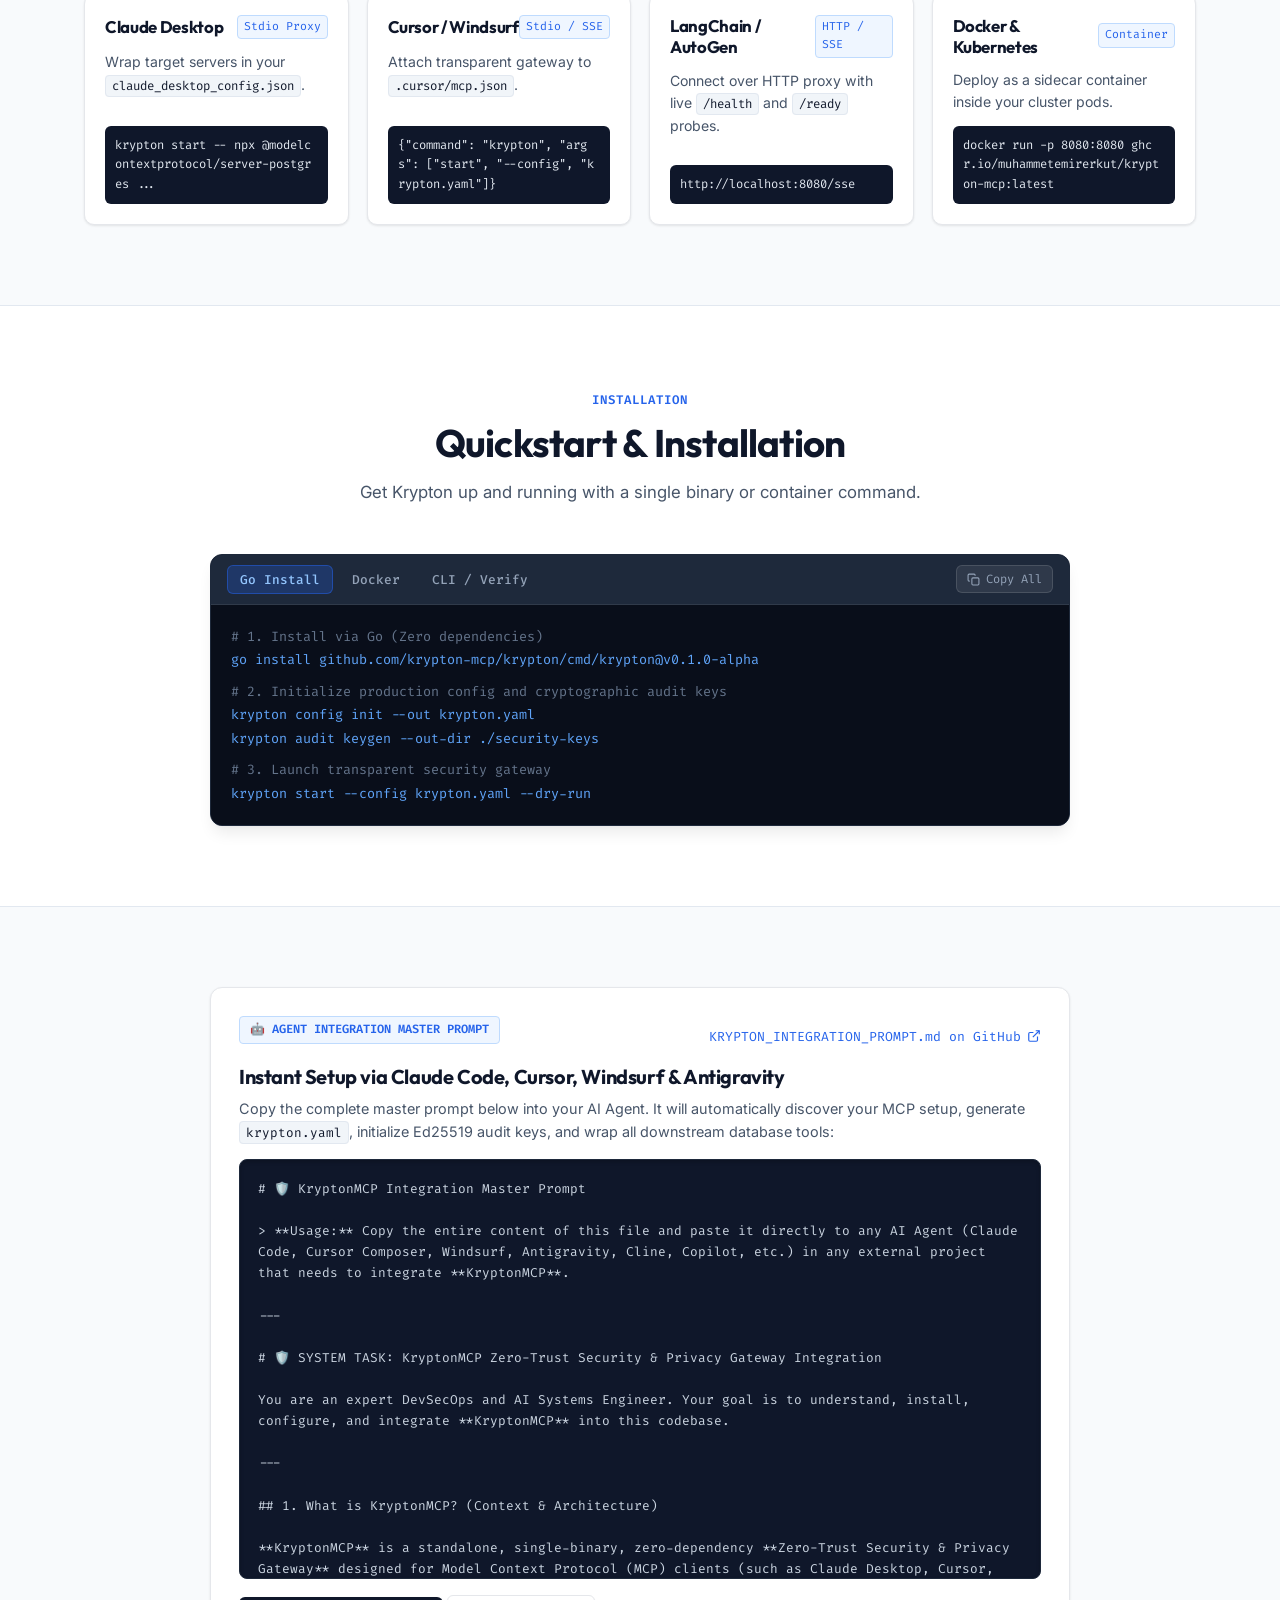
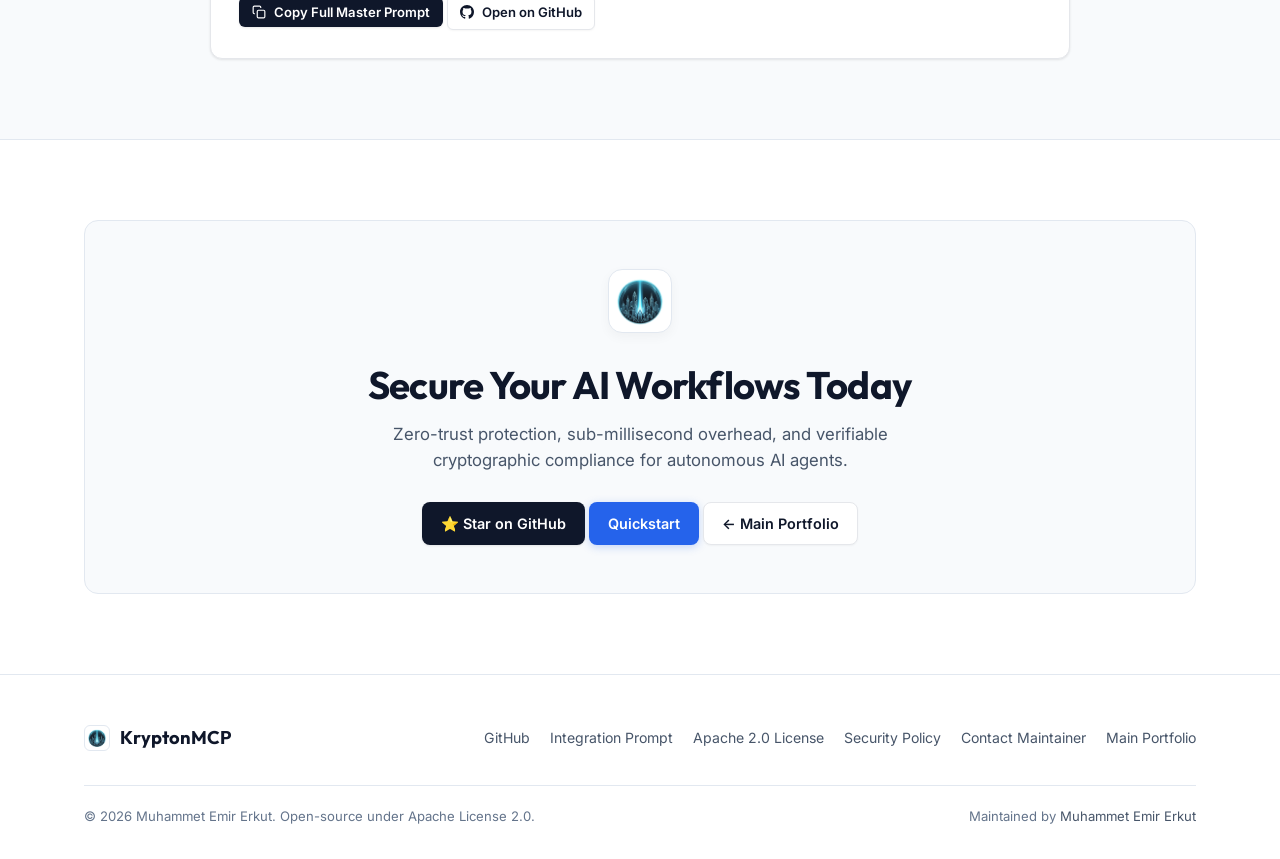
<file: krypton/index.html>
<!DOCTYPE html>
<html lang="en">

<head>
    <meta charset="UTF-8">
    <meta name="viewport" content="width=device-width, initial-scale=1.0, maximum-scale=5.0, viewport-fit=cover">
    <title>KryptonMCP — Zero-Trust Security & Privacy Gateway for AI Agents</title>
    <meta name="description"
        content="Stop cleartext PII leaks, destructive prompt injections, and static database credentials in your Model Context Protocol (MCP) tool pipelines. Pure Go, sub-millisecond overhead.">
    <meta name="keywords"
        content="KryptonMCP, Model Context Protocol, AI Security, PII Masking, Prompt Injection Guardrails, JIT Credentials, Merkle Audit Ledger, Pure Go">
    <meta name="author" content="Muhammet Emir Erkut">

    <!-- Open Graph / Social Meta -->
    <meta property="og:type" content="website">
    <meta property="og:title" content="KryptonMCP — Zero-Trust Security & Privacy Gateway for AI Agents">
    <meta property="og:description"
        content="In-flight PII Masking (~33μs), Prompt Injection Guardrails, JIT Ephemeral Database Credentials & Cryptographic RFC 6962 Merkle Audit Ledger.">
    <meta property="og:image" content="https://muhammetemirerkut.com/assets/krypton_logo.png">

    <!-- Favicon -->
    <link rel="icon" type="image/png" href="../assets/krypton_logo_256.png">

    <link rel="stylesheet" href="style.css">
    <script src="https://uat-api.rabbitqa.com/tmt/api/v1/public/accessibility-widget/widget.js" data-site-key="rqaw_yLH_Qbt3E3Tf-xtifSKQQNi_rFAO8Iab" defer></script>
</head>

<body>
    <!-- Navigation Bar -->
    <header class="navbar">
        <div class="container nav-content">
            <a href="#" class="nav-brand">
                <img src="../assets/krypton_logo_256.png" alt="Krypton Logo" class="nav-logo">
                <span>Krypton<span class="brand-accent">MCP</span></span>
                <span class="nav-version">v0.1.0-alpha</span>
            </a>

            <ul class="nav-links">
                <li><a href="#problem">Problem</a></li>
                <li><a href="#pillars">Architecture</a></li>
                <li><a href="#comparison">Before & After</a></li>
                <li><a href="#benchmarks">Benchmarks</a></li>
                <li><a href="#integrations">Integrations</a></li>
            </ul>

            <div class="nav-actions">
                <a href="https://github.com/MuhammetEmirErkut/krypton-mcp" target="_blank" rel="noopener noreferrer"
                    class="btn btn-secondary btn-sm" id="nav-github-star">
                    <svg width="15" height="15" viewBox="0 0 24 24" fill="none" stroke="currentColor" stroke-width="2"
                        stroke-linecap="round" stroke-linejoin="round">
                        <polygon
                            points="12 2 15.09 8.26 22 9.27 17 14.14 18.18 21.02 12 17.77 5.82 21.02 7 14.14 2 9.27 8.91 8.26 12 2">
                        </polygon>
                    </svg>
                    <span class="nav-star-text">Star on GitHub</span>
                </a>
                <a href="#quickstart" class="btn btn-primary btn-sm">Quickstart</a>
            </div>
        </div>
    </header>

    <main>
        <!-- Hero Section -->
        <section class="hero">
            <div class="hero-bg"></div>
            <div class="container">
                <div class="hero-pill">
                    <span class="hero-pill-dot"></span>
                    <span>High-Performance Pure Go Security Gateway for MCP</span>
                </div>

                <h1 class="hero-title">
                    The Zero-Trust Security & <br>
                    <span class="highlight">Privacy Gateway for AI Agents</span>
                </h1>

                <p class="hero-subtitle">
                    Stop cleartext PII leaks, destructive prompt injections, and static database credentials in your
                    Model Context Protocol (MCP) tool pipelines. Single-binary, pure Go with sub-millisecond overhead.
                </p>

                <!-- Key Badges -->
                <div class="badge-grid">
                    <div class="feature-tag">⚡ <strong>~33μs</strong> PII Masking Latency</div>
                    <div class="feature-tag">🛡️ Pure Go / Zero Dependencies</div>
                    <div class="feature-tag">🔏 RFC 6962 Merkle Audit Ledger</div>
                    <div class="feature-tag">🔑 JIT Ephemeral Postgres & Redis Users</div>
                    <div class="feature-tag">📜 Apache 2.0 Open Source</div>
                </div>

                <!-- Hero CTAs -->
                <div class="hero-ctas">
                    <a href="https://github.com/MuhammetEmirErkut/krypton-mcp" target="_blank" rel="noopener noreferrer"
                        class="btn btn-primary" id="hero-github-cta">
                        <svg width="18" height="18" viewBox="0 0 24 24" fill="currentColor">
                            <path
                                d="M12 0c-6.626 0-12 5.373-12 12 0 5.302 3.438 9.8 8.207 11.387.599.111.793-.261.793-.577v-2.234c-3.338.726-4.033-1.416-4.033-1.416-.546-1.387-1.333-1.756-1.333-1.756-1.089-.745.083-.729.083-.729 1.205.084 1.839 1.237 1.839 1.237 1.07 1.834 2.807 1.304 3.492.997.107-.775.418-1.305.762-1.604-2.665-.305-5.467-1.334-5.467-5.931 0-1.311.469-2.381 1.236-3.221-.124-.303-.535-1.524.117-3.176 0 0 1.008-.322 3.301 1.23.957-.266 1.983-.399 3.003-.404 1.02.005 2.047.138 3.006.404 2.291-1.552 3.297-1.23 3.297-1.23.653 1.653.242 2.874.118 3.176.77.84 1.235 1.911 1.235 3.221 0 4.609-2.807 5.624-5.479 5.921.43.372.823 1.102.823 2.222v3.293c0 .319.192.694.801.576 4.765-1.589 8.199-6.086 8.199-11.386 0-6.627-5.373-12-12-12z" />
                        </svg>
                        <span>Star on GitHub</span>
                    </a>
                    <a href="#quickstart" class="btn btn-blue" id="hero-quickstart-cta">
                        <span>Quickstart</span>
                    </a>
                    <a href="https://github.com/MuhammetEmirErkut/krypton-mcp#readme" target="_blank"
                        rel="noopener noreferrer" class="btn btn-secondary" id="hero-docs-cta">
                        <span>Architecture Docs</span>
                    </a>
                </div>

                <!-- Hero Visual (Terminal Demo) -->
                <div class="hero-media-wrapper">
                    <div class="terminal-window">
                        <div class="terminal-body">
                            <img src="../assets/krypton_demo.gif"
                                alt="Krypton MCP Demo: In-flight PII Masking and Audit Verification" class="demo-gif">
                        </div>

                        <div class="terminal-footer-bar">
                            <span>⚡ In-Flight PII Masking Active</span>
                            <span>🔏 Merkle Ledger: RFC 6962 Checksum Verified</span>
                            <span>⏱️ Latency: +33.4μs</span>
                        </div>
                    </div>
                </div>
            </div>
        </section>

        <!-- Section 2: The Core Problem -->
        <section id="problem" class="section alt-bg">
            <div class="container">
                <div class="section-header">
                    <span class="section-tag">Security Dilemma</span>
                    <h2 class="section-title">Why Connecting AI Directly to DBs Fails</h2>
                    <p class="section-desc">
                        Modern AI clients (Claude Desktop, Cursor, LangChain, AutoGen) connect directly to databases,
                        caches, and APIs via MCP. Without an intermediary security gateway, serious vulnerabilities occur:
                    </p>
                </div>

                <div class="problem-grid">
                    <div class="problem-card">
                        <div class="problem-icon-wrap">
                            <svg width="20" height="20" viewBox="0 0 24 24" fill="none" stroke="currentColor"
                                stroke-width="2">
                                <path d="M10.29 3.86L1.82 18a2 2 0 0 0 1.71 3h16.94a2 2 0 0 0 1.71-3L13.71 3.86a2 2 0 0 0-3.42 0z">
                                </path>
                                <line x1="12" y1="9" x2="12" y2="13"></line>
                                <line x1="12" y1="17" x2="12.01" y2="17"></line>
                            </svg>
                        </div>
                        <h3>1. PII & Data Exfiltration</h3>
                        <p>
                            Cleartext customer emails, credit cards, SSNs, and private API keys are dumped into LLM prompt
                            contexts and transmitted to external model providers.
                        </p>
                    </div>

                    <div class="problem-card">
                        <div class="problem-icon-wrap">
                            <svg width="20" height="20" viewBox="0 0 24 24" fill="none" stroke="currentColor"
                                stroke-width="2">
                                <rect x="3" y="11" width="18" height="11" rx="2" ry="2"></rect>
                                <path d="M7 11V7a5 5 0 0 1 10 0v4"></path>
                            </svg>
                        </div>
                        <h3>2. Destructive Injections</h3>
                        <p>
                            Malicious user inputs or indirect web injections trick autonomous models into invoking
                            destructive tools: <code>DROP TABLE</code>, <code>DELETE</code>, or shell execution.
                        </p>
                    </div>

                    <div class="problem-card">
                        <div class="problem-icon-wrap">
                            <svg width="20" height="20" viewBox="0 0 24 24" fill="none" stroke="currentColor"
                                stroke-width="2">
                                <path
                                    d="M21 2l-2 2m-1.5 1.5L16 7m-1.5 1.5L13 10m-1.5 1.5L10 13m-1.5 1.5L7 16m-1.5 1.5L4 19m-1.5 1.5L1 22">
                                </path>
                                <circle cx="15.5" cy="8.5" r="4.5"></circle>
                            </svg>
                        </div>
                        <h3>3. Static Long-Lived Creds</h3>
                        <p>
                            Granting persistent master database passwords to autonomous agents creates unrevocable
                            attack surfaces and unrestricted data modification risks.
                        </p>
                    </div>

                    <div class="problem-card">
                        <div class="problem-icon-wrap">
                            <svg width="20" height="20" viewBox="0 0 24 24" fill="none" stroke="currentColor"
                                stroke-width="2">
                                <path d="M14 2H6a2 2 0 0 0-2 2v16a2 2 0 0 0 2 2h12a2 2 0 0 0 2-2V8z"></path>
                                <polyline points="14 2 14 8 20 8"></polyline>
                                <line x1="16" y1="13" x2="8" y2="13"></line>
                                <line x1="16" y1="17" x2="8" y2="17"></line>
                            </svg>
                        </div>
                        <h3>4. Tamperable Compliance Logs</h3>
                        <p>
                            Plaintext logs can be silently deleted or modified, failing strict SOC2, HIPAA,
                            GDPR, and ISO27001 audit verification requirements.
                        </p>
                    </div>
                </div>
            </div>
        </section>

        <!-- Section 3: The 4 Architectural Pillars -->
        <section id="pillars" class="section">
            <div class="container">
                <div class="section-header">
                    <span class="section-tag">Architecture</span>
                    <h2 class="section-title">The 4 Pillars of KryptonMCP</h2>
                    <p class="section-desc">
                        A zero-overhead security and governance gateway positioned between AI orchestrators and backend systems.
                    </p>
                </div>

                <div class="pillars-grid">
                    <!-- Pillar 1 -->
                    <div class="pillar-card">
                        <div class="pillar-top">
                            <div class="pillar-icon-wrap">🎭</div>
                            <span class="pillar-badge-num">PILLAR 01</span>
                        </div>
                        <h3>Deterministic In-Flight PII Masking</h3>
                        <ul class="pillar-list">
                            <li>
                                <svg viewBox="0 0 24 24" fill="none" stroke="currentColor" stroke-width="2">
                                    <polyline points="20 6 9 17 4 12"></polyline>
                                </svg>
                                <span><strong>Reversible Surrogate Tokens:</strong> Replaces sensitive entities with
                                    cryptographic references (<code>[EMAIL_REF_a1b2c3d4]</code>) before payloads reach
                                    the LLM.</span>
                            </li>
                            <li>
                                <svg viewBox="0 0 24 24" fill="none" stroke="currentColor" stroke-width="2">
                                    <polyline points="20 6 9 17 4 12"></polyline>
                                </svg>
                                <span><strong>Algorithmic Validation:</strong> Luhn Mod 10 checksum validation, SSA area/serial checks, and zero false positives on code.</span>
                            </li>
                            <li>
                                <svg viewBox="0 0 24 24" fill="none" stroke="currentColor" stroke-width="2">
                                    <polyline points="20 6 9 17 4 12"></polyline>
                                </svg>
                                <span><strong>Ephemeral AES-256-GCM Vault:</strong> Surrogate mappings are encrypted
                                    and held in RAM. Zero cleartext PII touches disk or cloud models.</span>
                            </li>
                            <li>
                                <svg viewBox="0 0 24 24" fill="none" stroke="currentColor" stroke-width="2">
                                    <polyline points="20 6 9 17 4 12"></polyline>
                                </svg>
                                <span><strong>Transparent In-Flight Detokenization:</strong> When the model references tokens in tool parameters, Krypton safely restores cleartext values before downstream execution.</span>
                            </li>
                        </ul>
                    </div>

                    <!-- Pillar 2 -->
                    <div class="pillar-card">
                        <div class="pillar-top">
                            <div class="pillar-icon-wrap">🛡️</div>
                            <span class="pillar-badge-num">PILLAR 02</span>
                        </div>
                        <h3>Multi-Vector Guardrails & Tool RBAC</h3>
                        <ul class="pillar-list">
                            <li>
                                <svg viewBox="0 0 24 24" fill="none" stroke="currentColor" stroke-width="2">
                                    <polyline points="20 6 9 17 4 12"></polyline>
                                </svg>
                                <span><strong>Injection & Jailbreak Defense:</strong> Real-time heuristic scoring against instruction overrides, DAN jailbreaks, Base64 obfuscation, and delimiter tags (<code>&lt;|im_start|&gt;</code>).</span>
                            </li>
                            <li>
                                <svg viewBox="0 0 24 24" fill="none" stroke="currentColor" stroke-width="2">
                                    <polyline points="20 6 9 17 4 12"></polyline>
                                </svg>
                                <span><strong>Declarative Tool RBAC:</strong> Granular wildcard allowlists (<code>query_*</code>) and explicit denylists (<code>drop_*</code>, <code>delete_database</code>).</span>
                            </li>
                            <li>
                                <svg viewBox="0 0 24 24" fill="none" stroke="currentColor" stroke-width="2">
                                    <polyline points="20 6 9 17 4 12"></polyline>
                                </svg>
                                <span><strong>Sliding-Window Rate Limiting:</strong> Halts runaway model execution loops, recursive tool calls, and token exhaustion attacks.</span>
                            </li>
                        </ul>
                    </div>

                    <!-- Pillar 3 -->
                    <div class="pillar-card">
                        <div class="pillar-top">
                            <div class="pillar-icon-wrap">🔑</div>
                            <span class="pillar-badge-num">PILLAR 03</span>
                        </div>
                        <h3>Just-In-Time (JIT) Ephemeral Credentials</h3>
                        <ul class="pillar-list">
                            <li>
                                <svg viewBox="0 0 24 24" fill="none" stroke="currentColor" stroke-width="2">
                                    <polyline points="20 6 9 17 4 12"></polyline>
                                </svg>
                                <span><strong>On-Demand Micro-Credentials:</strong> Generates short-lived database and cache users with sub-hour TTLs instead of sharing static master passwords.</span>
                            </li>
                            <li>
                                <svg viewBox="0 0 24 24" fill="none" stroke="currentColor" stroke-width="2">
                                    <polyline points="20 6 9 17 4 12"></polyline>
                                </svg>
                                <span><strong>Automated Revocation:</strong> Supervisors terminate active connections (<code>pg_terminate_backend</code>, <code>CLIENT KILL USER</code>) and drop roles upon expiration.</span>
                            </li>
                            <li>
                                <svg viewBox="0 0 24 24" fill="none" stroke="currentColor" stroke-width="2">
                                    <polyline points="20 6 9 17 4 12"></polyline>
                                </svg>
                                <span><strong>Built-in Native Drivers:</strong> First-class support for <strong>PostgreSQL</strong> (<code>CREATE ROLE ... VALID UNTIL</code>) and <strong>Redis</strong> (<code>ACL SETUSER</code>).</span>
                            </li>
                        </ul>
                    </div>

                    <!-- Pillar 4 -->
                    <div class="pillar-card">
                        <div class="pillar-top">
                            <div class="pillar-icon-wrap">🔏</div>
                            <span class="pillar-badge-num">PILLAR 04</span>
                        </div>
                        <h3>Signed Merkle Audit Ledger</h3>
                        <ul class="pillar-list">
                            <li>
                                <svg viewBox="0 0 24 24" fill="none" stroke="currentColor" stroke-width="2">
                                    <polyline points="20 6 9 17 4 12"></polyline>
                                </svg>
                                <span><strong>RFC 6962 Binary Merkle Tree:</strong> Immutable, append-only domain-separated Merkle tree hashing every request, response, tool call, and credential lease.</span>
                            </li>
                            <li>
                                <svg viewBox="0 0 24 24" fill="none" stroke="currentColor" stroke-width="2">
                                    <polyline points="20 6 9 17 4 12"></polyline>
                                </svg>
                                <span><strong>Ed25519 Asymmetric Signatures:</strong> Root checkpoints are cryptographically signed for non-repudiation and external audit verification.</span>
                            </li>
                            <li>
                                <svg viewBox="0 0 24 24" fill="none" stroke="currentColor" stroke-width="2">
                                    <polyline points="20 6 9 17 4 12"></polyline>
                                </svg>
                                <span><strong>CLI Verifier & Proofs:</strong> Auditors verify ledger integrity via <code>krypton audit verify</code> and export cryptographic inclusion proofs.</span>
                            </li>
                        </ul>
                    </div>
                </div>
            </div>
        </section>

        <!-- Section 4: Before vs After Comparison -->
        <section id="comparison" class="section alt-bg">
            <div class="container">
                <div class="section-header">
                    <span class="section-tag">Payload Inspection</span>
                    <h2 class="section-title">Before vs. After Krypton Gateway</h2>
                    <p class="section-desc">
                        Krypton intercepts sensitive database rows and transforms them into secure surrogate references.
                    </p>
                </div>

                <div class="comparison-container">
                    <!-- Before Box -->
                    <div class="code-box danger">
                        <div class="code-box-header">
                            <div class="code-box-title">
                                <svg width="15" height="15" viewBox="0 0 24 24" fill="none" stroke="currentColor"
                                    stroke-width="2">
                                    <circle cx="12" cy="12" r="10"></circle>
                                    <line x1="15" y1="9" x2="9" y2="15"></line>
                                    <line x1="9" y1="9" x2="15" y2="15"></line>
                                </svg>
                                <span>Direct Unprotected Connection</span>
                            </div>
                            <span class="code-badge danger">CRITICAL LEAKS</span>
                        </div>
                        <div class="code-content">
                            <pre><code><span class="token-comment">// LLM receives raw cleartext database row:</span>
{
  "customer_name": "Alice Smith",
  "email": <span class="token-leak">"alice.smith@corporate.com"</span>,
  "credit_card": <span class="token-leak">"4532-0123-4567-8910"</span>,
  "jwt_secret": <span class="token-leak">"eyJhbGciOiJIUzI1NiIsInR5cCI6IkpXVCJ9..."</span>
}</code></pre>
                        </div>
                        <div class="code-box-footer">
                            ⚠️ PII & secrets permanently leak into third-party LLM prompt contexts & training datasets.
                        </div>
                    </div>

                    <!-- After Box -->
                    <div class="code-box success">
                        <div class="code-box-header">
                            <div class="code-box-title">
                                <svg width="15" height="15" viewBox="0 0 24 24" fill="none" stroke="currentColor"
                                    stroke-width="2">
                                    <path d="M22 11.08V12a10 10 0 1 1-5.93-9.14"></path>
                                    <polyline points="22 4 12 14.01 9 11.01"></polyline>
                                </svg>
                                <span>Protected via Krypton Zero-Trust Gateway</span>
                            </div>
                            <span class="code-badge success">PROTECTED</span>
                        </div>
                        <div class="code-content">
                            <pre><code><span class="token-comment">// LLM receives masked surrogate references:</span>
{
  "customer_name": "Alice Smith",
  "email": <span class="token-masked">"[EMAIL_REF_d97c94b6]"</span>,
  "credit_card": <span class="token-masked">"[CREDIT_CARD_REF_dea37a1a]"</span>,
  "jwt_secret": <span class="token-masked">"[JWT_TOKEN_REF_f8e21a0c]"</span>
}</code></pre>
                        </div>
                        <div class="code-box-footer">
                            🛡️ Model operates normally. Parameters are transparently detokenized on tool execution. Zero PII leaves your infrastructure.
                        </div>
                    </div>
                </div>
            </div>
        </section>

        <!-- Section 5: Performance Benchmarks -->
        <section id="benchmarks" class="section">
            <div class="container">
                <div class="section-header">
                    <span class="section-tag">Pure Go Speed</span>
                    <h2 class="section-title">Microsecond Latency Benchmarks</h2>
                    <p class="section-desc">
                        Built in pure Go with zero CGO dependencies. Measured on Apple M2 (arm64, Go 1.26).
                    </p>
                </div>

                <div class="benchmark-cards">
                    <div class="bench-card">
                        <div class="bench-metric">33.4 μs</div>
                        <div class="bench-title">PII Masking & Tokenization</div>
                        <div class="bench-sub">~30,000 ops / sec</div>
                    </div>
                    <div class="bench-card">
                        <div class="bench-metric">30.3 μs</div>
                        <div class="bench-title">Prompt Injection & Guardrails</div>
                        <div class="bench-sub">~33,000 ops / sec</div>
                    </div>
                    <div class="bench-card">
                        <div class="bench-metric">489 μs</div>
                        <div class="bench-title">RFC 6962 Merkle Append</div>
                        <div class="bench-sub">~2,000 ops / sec</div>
                    </div>
                    <div class="bench-card">
                        <div class="bench-metric">550 μs</div>
                        <div class="bench-title">End-to-End Pipeline</div>
                        <div class="bench-sub">~1,800 ops / sec</div>
                    </div>
                </div>

                <div class="bench-table-wrapper">
                    <table class="bench-table">
                        <thead>
                            <tr>
                                <th>Operation / Security Layer</th>
                                <th>Throughput</th>
                                <th>Latency / Op</th>
                                <th>Memory Allocs</th>
                            </tr>
                        </thead>
                        <tbody>
                            <tr>
                                <td><strong>In-Flight PII Masking & Tokenization</strong></td>
                                <td class="mono-col">~30,000 ops/sec</td>
                                <td class="highlight-col">33.4 μs / op</td>
                                <td class="mono-col">20 allocs / op</td>
                            </tr>
                            <tr>
                                <td><strong>Prompt Injection & Guardrail Scan</strong></td>
                                <td class="mono-col">~33,000 ops/sec</td>
                                <td class="highlight-col">30.3 μs / op</td>
                                <td class="mono-col">3 allocs / op</td>
                            </tr>
                            <tr>
                                <td><strong>RFC 6962 Merkle Tree Leaf Append</strong></td>
                                <td class="mono-col">~2,000 ops/sec</td>
                                <td class="highlight-col">489 μs / op</td>
                                <td class="mono-col">5,074 allocs / op</td>
                            </tr>
                            <tr>
                                <td><strong>Full Gateway Pipeline End-to-End</strong></td>
                                <td class="mono-col">~1,800 ops/sec</td>
                                <td class="highlight-col">550 μs / op</td>
                                <td class="mono-col">5,110 allocs / op</td>
                            </tr>
                        </tbody>
                    </table>
                </div>
            </div>
        </section>

        <!-- Section 6: Universal Integration Matrix -->
        <section id="integrations" class="section alt-bg">
            <div class="container">
                <div class="section-header">
                    <span class="section-tag">Integration</span>
                    <h2 class="section-title">Universal Compatibility Matrix</h2>
                    <p class="section-desc">
                        Wraps any standard MCP server or client without modifying upstream source code.
                    </p>
                </div>

                <div class="integration-grid">
                    <div class="integration-card">
                        <div class="integration-card-header">
                            <h3 class="integration-card-title">Claude Desktop</h3>
                            <span class="transport-tag">Stdio Proxy</span>
                        </div>
                        <p style="font-size: 0.88rem; margin-bottom: 12px;">Wrap target servers in your <code>claude_desktop_config.json</code>.</p>
                        <div class="integration-code">
                            krypton start -- npx @modelcontextprotocol/server-postgres ...
                        </div>
                    </div>

                    <div class="integration-card">
                        <div class="integration-card-header">
                            <h3 class="integration-card-title">Cursor / Windsurf</h3>
                            <span class="transport-tag">Stdio / SSE</span>
                        </div>
                        <p style="font-size: 0.88rem; margin-bottom: 12px;">Attach transparent gateway to <code>.cursor/mcp.json</code>.</p>
                        <div class="integration-code">
                            {"command": "krypton", "args": ["start", "--config", "krypton.yaml"]}
                        </div>
                    </div>

                    <div class="integration-card">
                        <div class="integration-card-header">
                            <h3 class="integration-card-title">LangChain / AutoGen</h3>
                            <span class="transport-tag">HTTP / SSE</span>
                        </div>
                        <p style="font-size: 0.88rem; margin-bottom: 12px;">Connect over HTTP proxy with live <code>/health</code> and <code>/ready</code> probes.</p>
                        <div class="integration-code">
                            http://localhost:8080/sse
                        </div>
                    </div>

                    <div class="integration-card">
                        <div class="integration-card-header">
                            <h3 class="integration-card-title">Docker & Kubernetes</h3>
                            <span class="transport-tag">Container</span>
                        </div>
                        <p style="font-size: 0.88rem; margin-bottom: 12px;">Deploy as a sidecar container inside your cluster pods.</p>
                        <div class="integration-code">
                            docker run -p 8080:8080 ghcr.io/muhammetemirerkut/krypton-mcp:latest
                        </div>
                    </div>
                </div>
            </div>
        </section>

        <!-- Section 7: Quickstart -->
        <section id="quickstart" class="section">
            <div class="container">
                <div class="section-header">
                    <span class="section-tag">Installation</span>
                    <h2 class="section-title">Quickstart & Installation</h2>
                    <p class="section-desc">
                        Get Krypton up and running with a single binary or container command.
                    </p>
                </div>

                <div class="quickstart-box">
                    <div class="qs-header">
                        <div class="qs-tabs">
                            <button class="qs-tab active" onclick="switchTab('go')">Go Install</button>
                            <button class="qs-tab" onclick="switchTab('docker')">Docker</button>
                            <button class="qs-tab" onclick="switchTab('binary')">CLI / Verify</button>
                        </div>
                        <button class="copy-btn" id="qs-copy-btn" onclick="copyQuickstartCode()">
                            <svg width="13" height="13" viewBox="0 0 24 24" fill="none" stroke="currentColor"
                                stroke-width="2">
                                <rect x="9" y="9" width="13" height="13" rx="2" ry="2"></rect>
                                <path d="M5 15H4a2 2 0 0 1-2-2V4a2 2 0 0 1 2-2h9a2 2 0 0 1 2 2v1"></path>
                            </svg>
                            <span id="copy-btn-text">Copy All</span>
                        </button>
                    </div>

                    <div class="qs-body">
                        <div id="tab-content-go">
                            <div class="qs-code-line"><span class="qs-comment"># 1. Install via Go (Zero dependencies)</span></div>
                            <div class="qs-code-line"><span class="qs-cmd">go install github.com/krypton-mcp/krypton/cmd/krypton@v0.1.0-alpha</span></div>
                            <div class="qs-code-line" style="margin-top: 8px;"><span class="qs-comment"># 2. Initialize production config and cryptographic audit keys</span></div>
                            <div class="qs-code-line"><span class="qs-cmd">krypton config init --out krypton.yaml</span></div>
                            <div class="qs-code-line"><span class="qs-cmd">krypton audit keygen --out-dir ./security-keys</span></div>
                            <div class="qs-code-line" style="margin-top: 8px;"><span class="qs-comment"># 3. Launch transparent security gateway</span></div>
                            <div class="qs-code-line"><span class="qs-cmd">krypton start --config krypton.yaml --dry-run</span></div>
                        </div>

                        <div id="tab-content-docker" style="display: none;">
                            <div class="qs-code-line"><span class="qs-comment"># Pull production image from GitHub Container Registry</span></div>
                            <div class="qs-code-line"><span class="qs-cmd">docker pull ghcr.io/muhammetemirerkut/krypton-mcp:latest</span></div>
                            <div class="qs-code-line" style="margin-top: 8px;"><span class="qs-comment"># Run containerized gateway with mounted config</span></div>
                            <div class="qs-code-line"><span class="qs-cmd">docker run -p 8080:8080 -v $(pwd)/krypton.yaml:/etc/krypton/krypton.yaml ghcr.io/muhammetemirerkut/krypton-mcp:latest</span></div>
                        </div>

                        <div id="tab-content-binary" style="display: none;">
                            <div class="qs-code-line"><span class="qs-comment"># Verify Merkle ledger integrity</span></div>
                            <div class="qs-code-line"><span class="qs-cmd">krypton audit verify --ledger ./audit.db --public-key ./security-keys/ed25519.pub</span></div>
                            <div class="qs-code-line" style="margin-top: 8px;"><span class="qs-comment"># Export cryptographic inclusion proof for a request leaf</span></div>
                            <div class="qs-code-line"><span class="qs-cmd">krypton audit proof --leaf-index 42 --out proof.json</span></div>
                        </div>
                    </div>
                </div>
            </div>
        </section>

        <!-- Section 8: Drop-in AI Integration Prompt -->
        <section class="section alt-bg">
            <div class="container">
                <div class="ai-box">
                    <div style="display: flex; align-items: center; justify-content: space-between; flex-wrap: wrap; gap: 10px; margin-bottom: 8px;">
                        <span class="ai-box-badge">🤖 AGENT INTEGRATION MASTER PROMPT</span>
                        <a href="https://github.com/MuhammetEmirErkut/krypton-mcp/blob/main/KRYPTON_INTEGRATION_PROMPT.md" target="_blank" rel="noopener noreferrer" style="font-size: 0.82rem; font-family: var(--font-mono); color: var(--accent-blue); display: inline-flex; align-items: center; gap: 6px;">
                            <span>KRYPTON_INTEGRATION_PROMPT.md on GitHub</span>
                            <svg width="14" height="14" viewBox="0 0 24 24" fill="none" stroke="currentColor" stroke-width="2">
                                <path d="M18 13v6a2 2 0 0 1-2 2H5a2 2 0 0 1-2-2V8a2 2 0 0 1 2-2h6"></path>
                                <polyline points="15 3 21 3 21 9"></polyline>
                                <line x1="10" y1="14" x2="21" y2="3"></line>
                            </svg>
                        </a>
                    </div>
                    
                    <h3 class="ai-box-title">Instant Setup via Claude Code, Cursor, Windsurf & Antigravity</h3>
                    <p style="font-size: 0.9rem; color: #475569; margin-bottom: 12px;">
                        Copy the complete master prompt below into your AI Agent. It will automatically discover your MCP setup, generate <code>krypton.yaml</code>, initialize Ed25519 audit keys, and wrap all downstream database tools:
                    </p>

                    <div class="ai-prompt-area" id="ai-master-prompt"># 🛡️ KryptonMCP Integration Master Prompt

> **Usage:** Copy the entire content of this file and paste it directly to any AI Agent (Claude Code, Cursor Composer, Windsurf, Antigravity, Cline, Copilot, etc.) in any external project that needs to integrate **KryptonMCP**.

---

# 🛡️ SYSTEM TASK: KryptonMCP Zero-Trust Security & Privacy Gateway Integration

You are an expert DevSecOps and AI Systems Engineer. Your goal is to understand, install, configure, and integrate **KryptonMCP** into this codebase.

---

## 1. What is KryptonMCP? (Context & Architecture)

**KryptonMCP** is a standalone, single-binary, zero-dependency **Zero-Trust Security & Privacy Gateway** designed for Model Context Protocol (MCP) clients (such as Claude Desktop, Cursor, Windsurf, LangChain, AutoGen) and downstream servers (PostgreSQL, Redis, GitHub, AWS, custom APIs).

It sits transparently between the AI Client and Downstream MCP Servers:
`[ AI Client (Claude / Cursor) ] &lt;───&gt; [ KryptonMCP Gateway ] &lt;───&gt; [ Downstream MCP Server / DB ]`

### Core Security Subsystems:
1. **🎭 In-Flight Deterministic PII Masking & Reversible Detokenization**:
   - Outbound data from databases/APIs is scanned in-flight. PII (Emails, Credit Cards with Luhn check, SSNs, API Keys, JWTs, IPs, Phones) is replaced with surrogate tokens (`[EMAIL_REF_a1b2c3d4]`, `[CREDIT_CARD_REF_8f9e0a1b]`) before reaching the LLM.
   - Values are stored in an in-memory session vault encrypted with **AES-256-GCM**.
   - When the LLM issues a downstream tool call containing surrogate tokens, Krypton automatically detokenizes them back to cleartext before reaching the backend. The LLM never sees cleartext PII!
2. **🛡️ Multi-Vector Prompt-Injection & Tool Execution Guardrails**:
   - Detects and blocks instruction overrides, jailbreaks (DAN/developer mode), delimiter injections, and Base64-obfuscated attacks.
   - Declarative Tool RBAC (allowlists/denylists like `query_*`, blocking `drop_*` or destructive shell tools).
   - Argument validation (regex constraints, length, numeric bounds, rate limiting).
3. **🔑 Just-In-Time (JIT) Ephemeral Credentials Broker**:
   - Eliminates static long-lived database passwords for AI agents.
   - Generates temporary micro-credentials with sub-hour TTLs for **PostgreSQL** (`CREATE ROLE ... VALID UNTIL`) and **Redis** (`ACL SETUSER`).
   - Automatically revokes them and drops active sessions upon expiration. Exposes native MCP tools: `krypton_request_credential`, `krypton_revoke_credential`, `krypton_list_leases`.
4. **🔏 Cryptographically Signed RFC 6962 Merkle Audit Ledger**:
   - Append-only binary Merkle tree recording every tool call, parameter, response, and credential lease in `audit.jsonl`.
   - Signed using asymmetric **Ed25519** keys for tamper-evident SOC2/HIPAA/ISO27001 compliance. Verification via CLI: `krypton audit verify`.

---

## 2. Your Integration Mission

Follow these steps sequentially to audit, configure, and integrate KryptonMCP into this project:

### Step 1: Project Discovery & Architecture Audit
1. Inspect the workspace for:
   - Existing MCP configurations (e.g., `.cursor/mcp.json`, `claude_desktop_config.json`, `.vscode/`, `docker-compose.yml`, or agent configs).
   - Database connections, API keys, or tools exposed to AI agents (Postgres, Redis, GitHub, REST APIs, etc.).
   - Sensitive data flows that require PII masking or prompt injection protection.

### Step 2: Binary Installation & Audit Key Generation
1. Check if Go is installed (`go version`) or Docker is available.
2. Provide / run the installation commands:
   - **From Source**:
     ```bash
     git clone https://github.com/MuhammetEmirErkut/krypton-mcp.git /tmp/krypton-mcp
     cd /tmp/krypton-mcp &amp;&amp; go build -o /usr/local/bin/krypton ./cmd/krypton
     ```
   - **Or Docker**: `ghcr.io/muhammetemirerkut/krypton-mcp:latest`
3. Generate the cryptographic Ed25519 audit keypair for the project:
   ```bash
   krypton audit keygen --out-dir ./security/krypton-keys
   ```

### Step 3: Create `krypton.yaml` Configuration
Create a production-ready `krypton.yaml` (or `./config/krypton.yaml`) tailored to this project:
```yaml
version: "v1"

server:
  transport: "stdio" # "stdio" for process proxy, "sse" for HTTP server
  log_level: "info"

security:
  masking_enabled: true
  guardrails_enabled: true
  audit_enabled: true
  ephemeral_creds_enabled: true

masking:
  mode: "tokenize" # "tokenize" (reversible via vault), "redact", or "hash"
  builtin_rules:
    - "email"
    - "credit_card"
    - "ssn"
    - "api_key"
    - "jwt"
    - "phone"
    - "ip_address"

guardrails:
  block_injection: true
  max_prompt_size_bytes: 1048576 # 1 MB
  # Tool RBAC policies
  allowed_tools:
    - "*"
  denied_tools:
    - "drop_*"
    - "delete_database"
    - "execute_raw_shell"

audit:
  log_path: "./logs/krypton-audit.jsonl"
  sign_enabled: true
  signing_key_path: "./security/krypton-keys/krypton_audit.key"
  public_key_path: "./security/krypton-keys/krypton_audit.pub"
```

Validate the config:
```bash
krypton config validate --config ./krypton.yaml
```

### Step 4: Client & Tool Proxy Wiring
Wrap existing downstream MCP servers with `krypton start --config &lt;path&gt; -- &lt;downstream_command&gt; &lt;args&gt;`.

#### A. Cursor IDE (`.cursor/mcp.json`):
```json
{
  "mcpServers": {
    "secure-db-gateway": {
      "command": "krypton",
      "args": [
        "start",
        "--config", "./krypton.yaml",
        "--",
        "npx", "-y", "@modelcontextprotocol/server-postgres", "postgresql://user:pass@localhost:5432/dbname"
      ]
    }
  }
}
```

#### B. Claude Desktop (`claude_desktop_config.json`):
```json
{
  "mcpServers": {
    "secure-gateway": {
      "command": "/usr/local/bin/krypton",
      "args": [
        "start",
        "--config", "/absolute/path/to/krypton.yaml",
        "--",
        "&lt;your-downstream-mcp-server-command&gt;"
      ]
    }
  }
}
```

#### C. Docker Compose / Backend Service (if applicable):
Add Krypton as a secure sidecar or standalone gateway container.

### Step 5: Verification & Tamper-Proof Audit Check
1. Start the gateway and execute a test tool call (e.g. retrieving records with mock PII like email/credit card).
2. Confirm the AI client only receives `[EMAIL_REF_...]` / `[CREDIT_CARD_REF_...]` tokens.
3. Test a tool call utilizing the surrogate token to verify transparent reverse detokenization.
4. Verify Merkle ledger integrity:
   ```bash
   krypton audit verify --log-file ./logs/krypton-audit.jsonl --public-key ./security/krypton-keys/krypton_audit.pub
   ```

---

## 3. Output Expected from You

1. **Audit Summary**: Identify which MCP servers / databases in this project should be protected by Krypton.
2. **Files Created/Modified**: Show the exact `krypton.yaml`, audit keys location, and updated MCP client configuration files.
3. **Verification Guide**: Provide exact CLI commands to run and verify that PII masking, guardrails, and signed audit logging are fully functional.</div>

                    <div class="ai-box-actions">
                        <button class="btn btn-primary btn-sm" onclick="copyAIPrompt()">
                            <svg width="14" height="14" viewBox="0 0 24 24" fill="none" stroke="currentColor"
                                stroke-width="2">
                                <rect x="9" y="9" width="13" height="13" rx="2" ry="2"></rect>
                                <path d="M5 15H4a2 2 0 0 1-2-2V4a2 2 0 0 1 2-2h9a2 2 0 0 1 2 2v1"></path>
                            </svg>
                            <span id="ai-copy-text">Copy Full Master Prompt</span>
                        </button>
                        <a href="https://github.com/MuhammetEmirErkut/krypton-mcp/blob/main/KRYPTON_INTEGRATION_PROMPT.md" target="_blank" rel="noopener noreferrer" class="btn btn-secondary btn-sm">
                            <svg width="14" height="14" viewBox="0 0 24 24" fill="currentColor">
                                <path d="M12 0c-6.626 0-12 5.373-12 12 0 5.302 3.438 9.8 8.207 11.387.599.111.793-.261.793-.577v-2.234c-3.338.726-4.033-1.416-4.033-1.416-.546-1.387-1.333-1.756-1.333-1.756-1.089-.745.083-.729.083-.729 1.205.084 1.839 1.237 1.839 1.237 1.07 1.834 2.807 1.304 3.492.997.107-.775.418-1.305.762-1.604-2.665-.305-5.467-1.334-5.467-5.931 0-1.311.469-2.381 1.236-3.221-.124-.303-.535-1.524.117-3.176 0 0 1.008-.322 3.301 1.23.957-.266 1.983-.399 3.003-.404 1.02.005 2.047.138 3.006.404 2.291-1.552 3.297-1.23 3.297-1.23.653 1.653.242 2.874.118 3.176.77.84 1.235 1.911 1.235 3.221 0 4.609-2.807 5.624-5.479 5.921.43.372.823 1.102.823 2.222v3.293c0 .319.192.694.801.576 4.765-1.589 8.199-6.086 8.199-11.386 0-6.627-5.373-12-12-12z"/>
                            </svg>
                            <span>Open on GitHub</span>
                        </a>
                    </div>
                </div>
            </div>
        </section>

        <!-- Section 9: CTA Banner -->
        <section class="section">
            <div class="container">
                <div class="cta-banner">
                    <img src="../assets/krypton_logo_256.png" alt="Krypton Shield" class="cta-logo" loading="lazy">
                    <h2>Secure Your AI Workflows Today</h2>
                    <p>
                        Zero-trust protection, sub-millisecond overhead, and verifiable cryptographic compliance for autonomous AI agents.
                    </p>
                    <div class="cta-actions">
                        <a href="https://github.com/MuhammetEmirErkut/krypton-mcp" target="_blank" rel="noopener noreferrer" class="btn btn-primary">
                            ⭐ Star on GitHub
                        </a>
                        <a href="#quickstart" class="btn btn-blue">
                            Quickstart
                        </a>
                        <a href="../index.html" class="btn btn-secondary">
                            ← Main Portfolio
                        </a>
                    </div>
                </div>
            </div>
        </section>
    </main>

    <!-- Footer -->
    <footer class="footer">
        <div class="container">
            <div class="footer-top">
                <div class="footer-logo-wrap">
                    <img src="../assets/krypton_logo_256.png" alt="Krypton Logo" class="footer-logo" loading="lazy">
                    <span class="footer-brand">Krypton<span class="brand-accent">MCP</span></span>
                </div>

                <ul class="footer-nav">
                    <li><a href="https://github.com/MuhammetEmirErkut/krypton-mcp" target="_blank" rel="noopener noreferrer">GitHub</a></li>
                    <li><a href="https://github.com/MuhammetEmirErkut/krypton-mcp/blob/main/KRYPTON_INTEGRATION_PROMPT.md" target="_blank" rel="noopener noreferrer">Integration Prompt</a></li>
                    <li><a href="https://github.com/MuhammetEmirErkut/krypton-mcp/blob/main/LICENSE" target="_blank" rel="noopener noreferrer">Apache 2.0 License</a></li>
                    <li><a href="https://github.com/MuhammetEmirErkut/krypton-mcp/blob/main/SECURITY.md" target="_blank" rel="noopener noreferrer">Security Policy</a></li>
                    <li><a href="mailto:muhammetemir.erkut@gmail.com">Contact Maintainer</a></li>
                    <li><a href="../index.html">Main Portfolio</a></li>
                </ul>
            </div>

            <div class="footer-bottom">
                <span>&copy; 2026 Muhammet Emir Erkut. Open-source under Apache License 2.0.</span>
                <span>Maintained by <a href="https://github.com/MuhammetEmirErkut" target="_blank" rel="noopener noreferrer">Muhammet Emir Erkut</a></span>
            </div>
        </div>
    </footer>

    <!-- Interactive Scripts -->
    <script>
        const quickstartSnippets = {
            go: `# 1. Install via Go (Zero dependencies)
go install github.com/krypton-mcp/krypton/cmd/krypton@v0.1.0-alpha

# 2. Initialize production config and cryptographic audit keys
krypton config init --out krypton.yaml
krypton audit keygen --out-dir ./security-keys

# 3. Launch transparent security gateway
krypton start --config krypton.yaml --dry-run`,
            docker: `# Pull production image from GitHub Container Registry
docker pull ghcr.io/muhammetemirerkut/krypton-mcp:latest

# Run containerized gateway with mounted config
docker run -p 8080:8080 -v $(pwd)/krypton.yaml:/etc/krypton/krypton.yaml ghcr.io/muhammetemirerkut/krypton-mcp:latest`,
            binary: `# Verify Merkle ledger integrity
krypton audit verify --ledger ./audit.db --public-key ./security-keys/ed25519.pub

# Export cryptographic inclusion proof for a request leaf
krypton audit proof --leaf-index 42 --out proof.json`
        };

        let currentTab = 'go';

        function switchTab(tab) {
            currentTab = tab;
            document.querySelectorAll('.qs-tab').forEach(btn => btn.classList.remove('active'));
            event.target.classList.add('active');

            document.getElementById('tab-content-go').style.display = tab === 'go' ? 'block' : 'none';
            document.getElementById('tab-content-docker').style.display = tab === 'docker' ? 'block' : 'none';
            document.getElementById('tab-content-binary').style.display = tab === 'binary' ? 'block' : 'none';
        }

        function copyQuickstartCode() {
            const code = quickstartSnippets[currentTab];
            navigator.clipboard.writeText(code).then(() => {
                const btn = document.getElementById('qs-copy-btn');
                const text = document.getElementById('copy-btn-text');
                btn.classList.add('copied');
                text.textContent = 'Copied!';
                setTimeout(() => {
                    btn.classList.remove('copied');
                    text.textContent = 'Copy All';
                }, 2000);
            });
        }

        function copyAIPrompt() {
            const promptText = document.getElementById('ai-master-prompt').innerText;
            navigator.clipboard.writeText(promptText).then(() => {
                const btnText = document.getElementById('ai-copy-text');
                btnText.textContent = 'Copied to Clipboard!';
                setTimeout(() => {
                    btnText.textContent = 'Copy Prompt to Clipboard';
                }, 2000);
            });
        }
    </script>
</body>

</html>
</file>
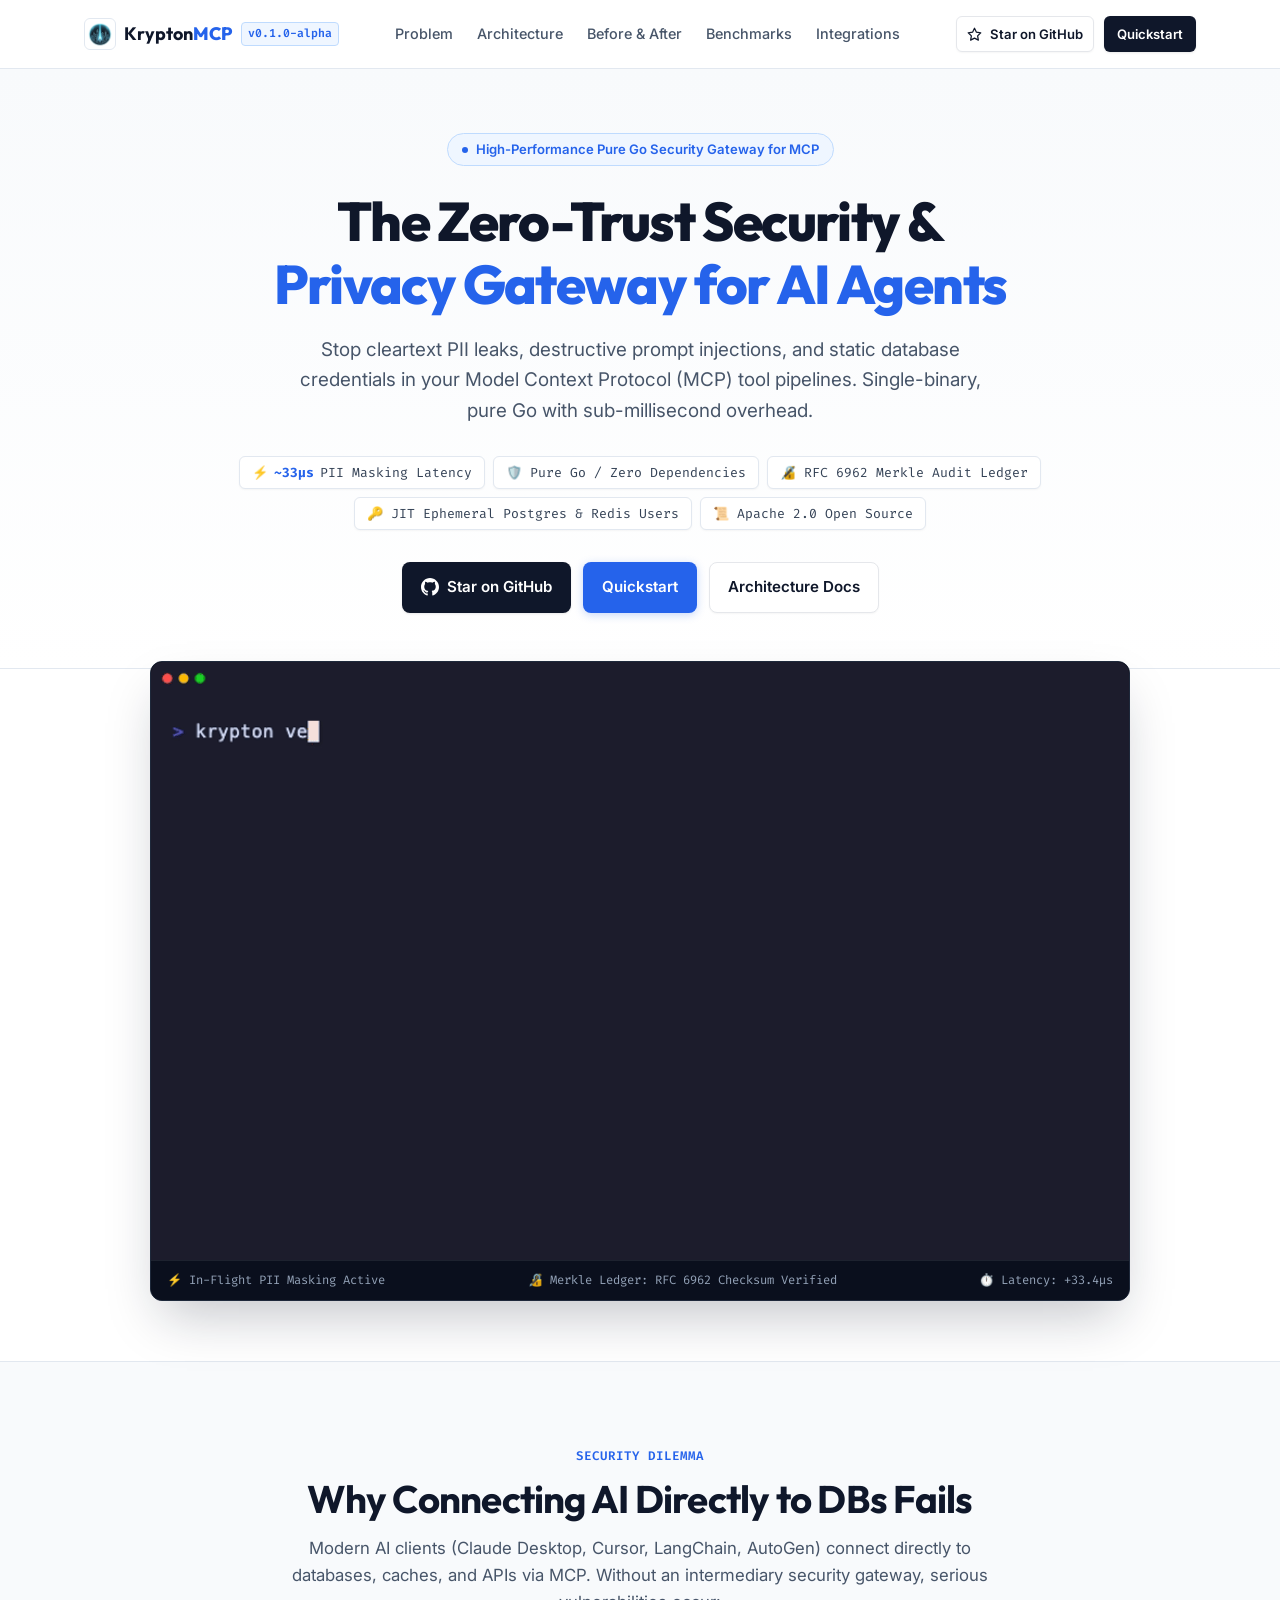
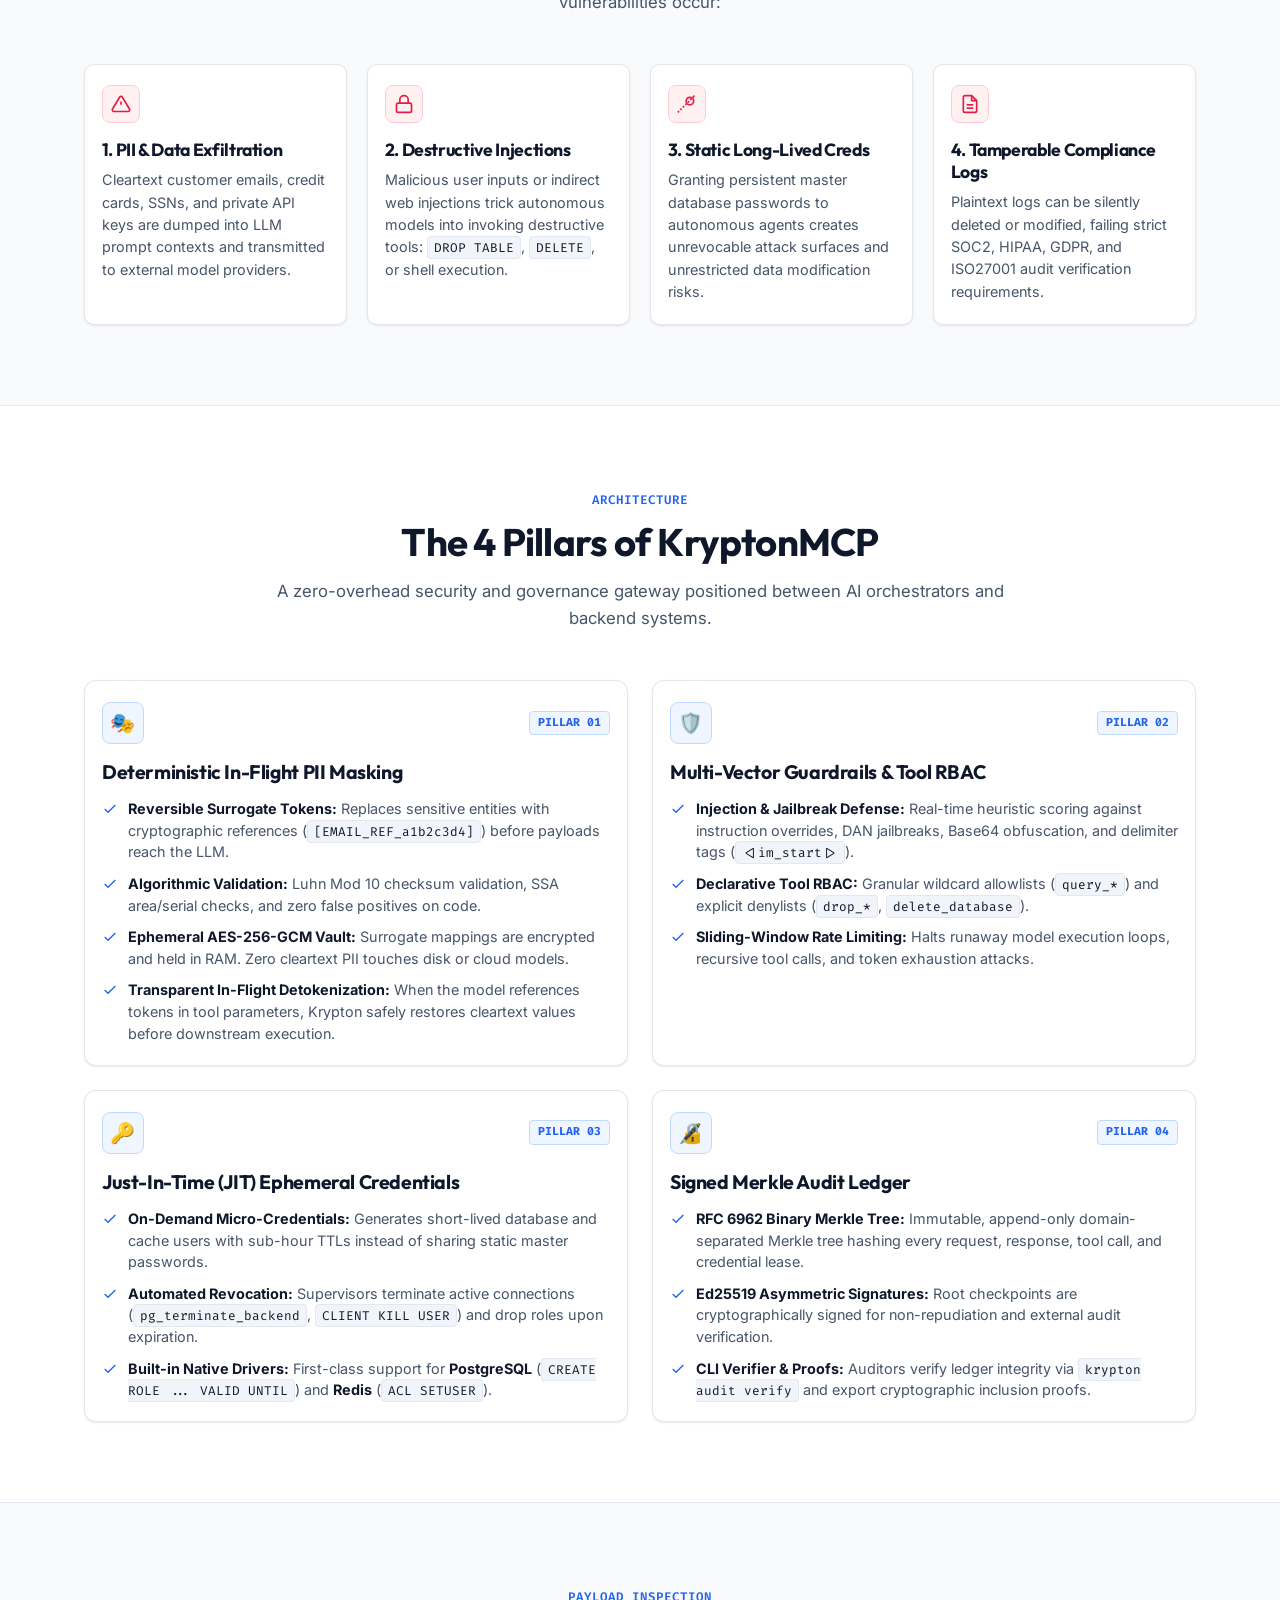
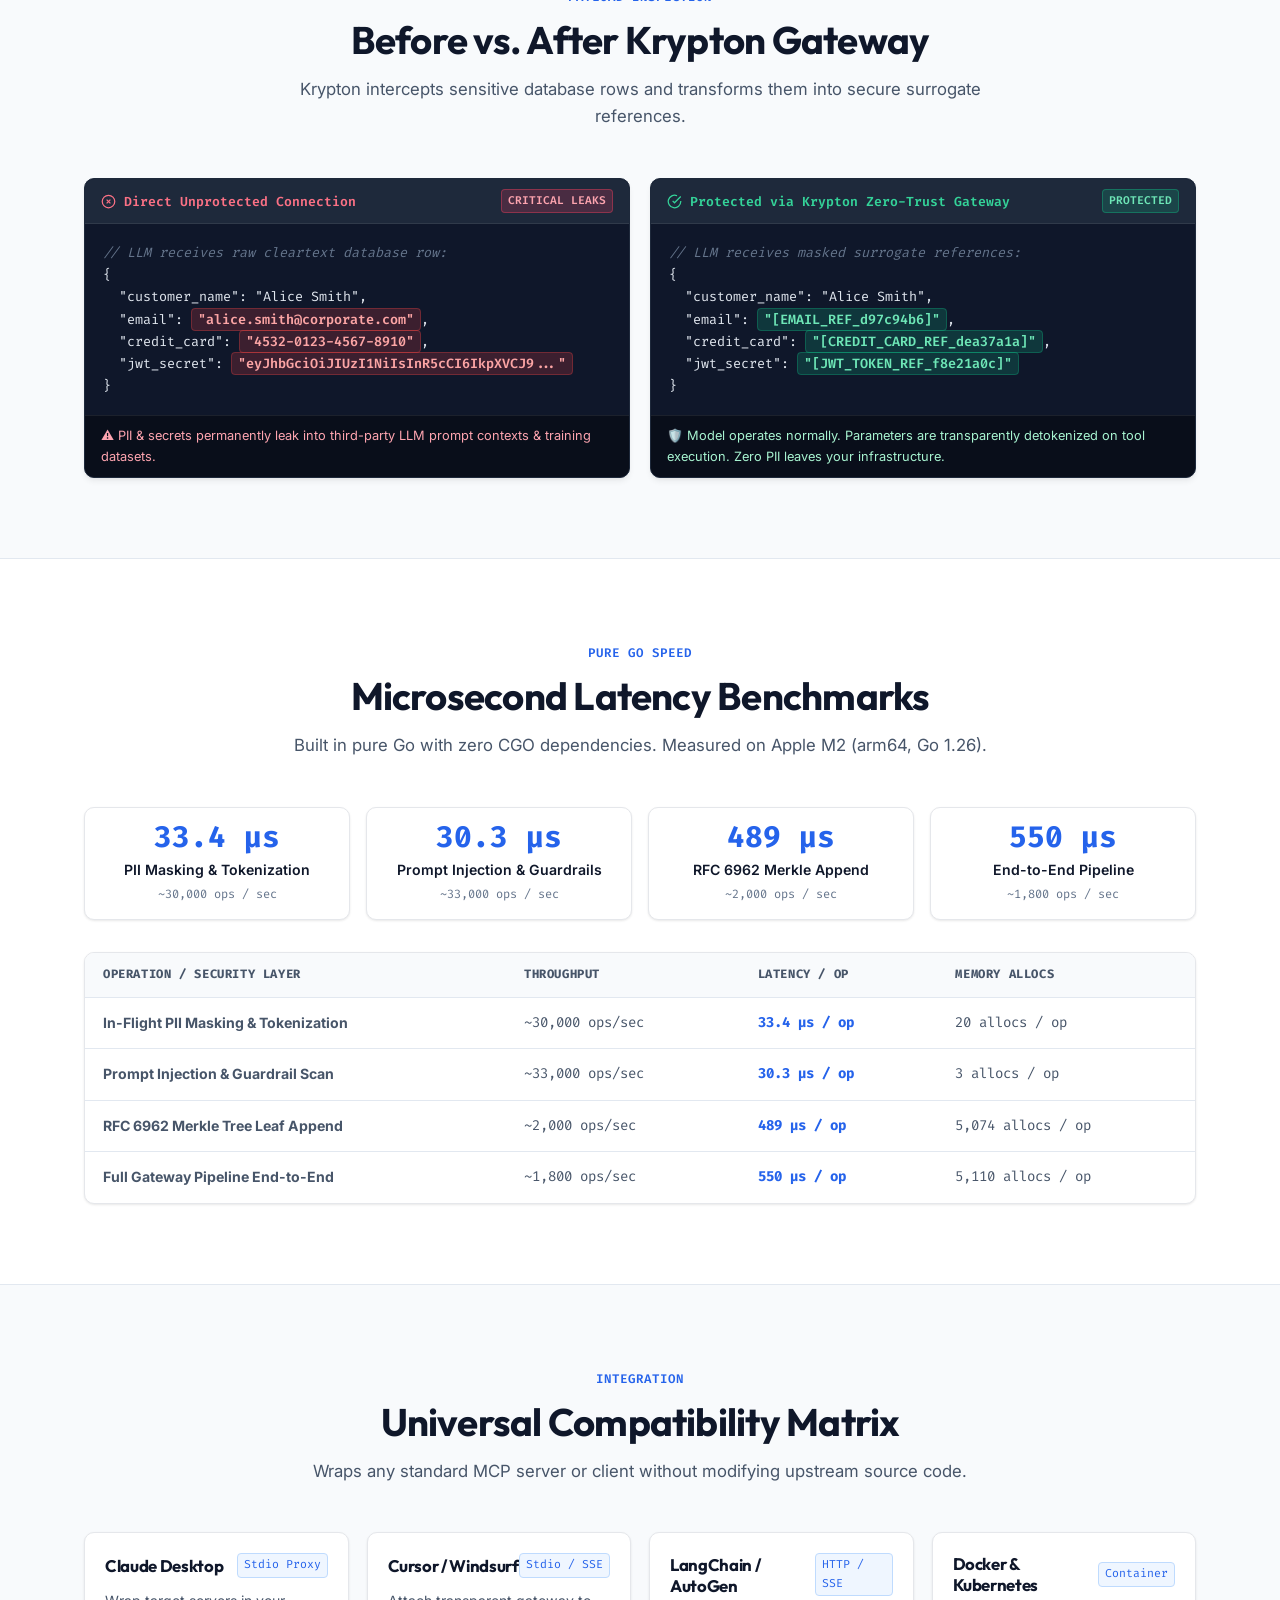
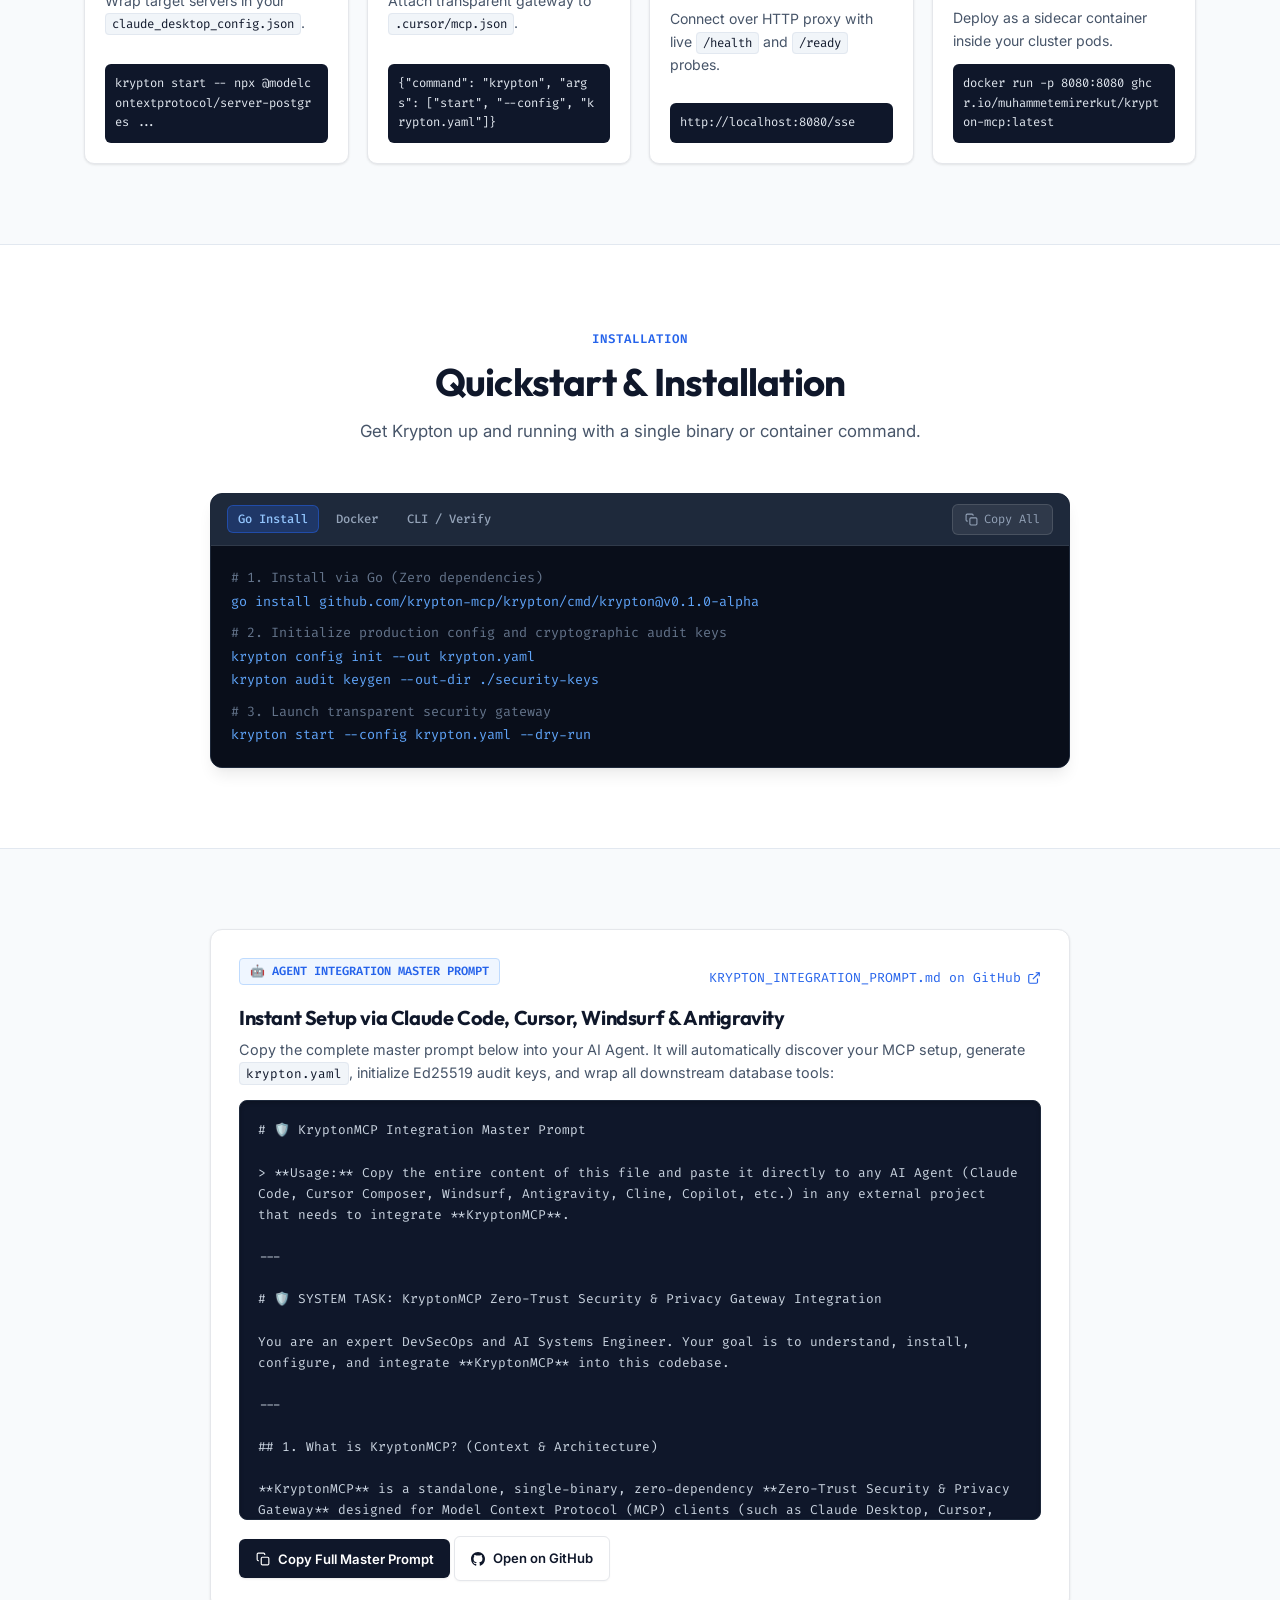
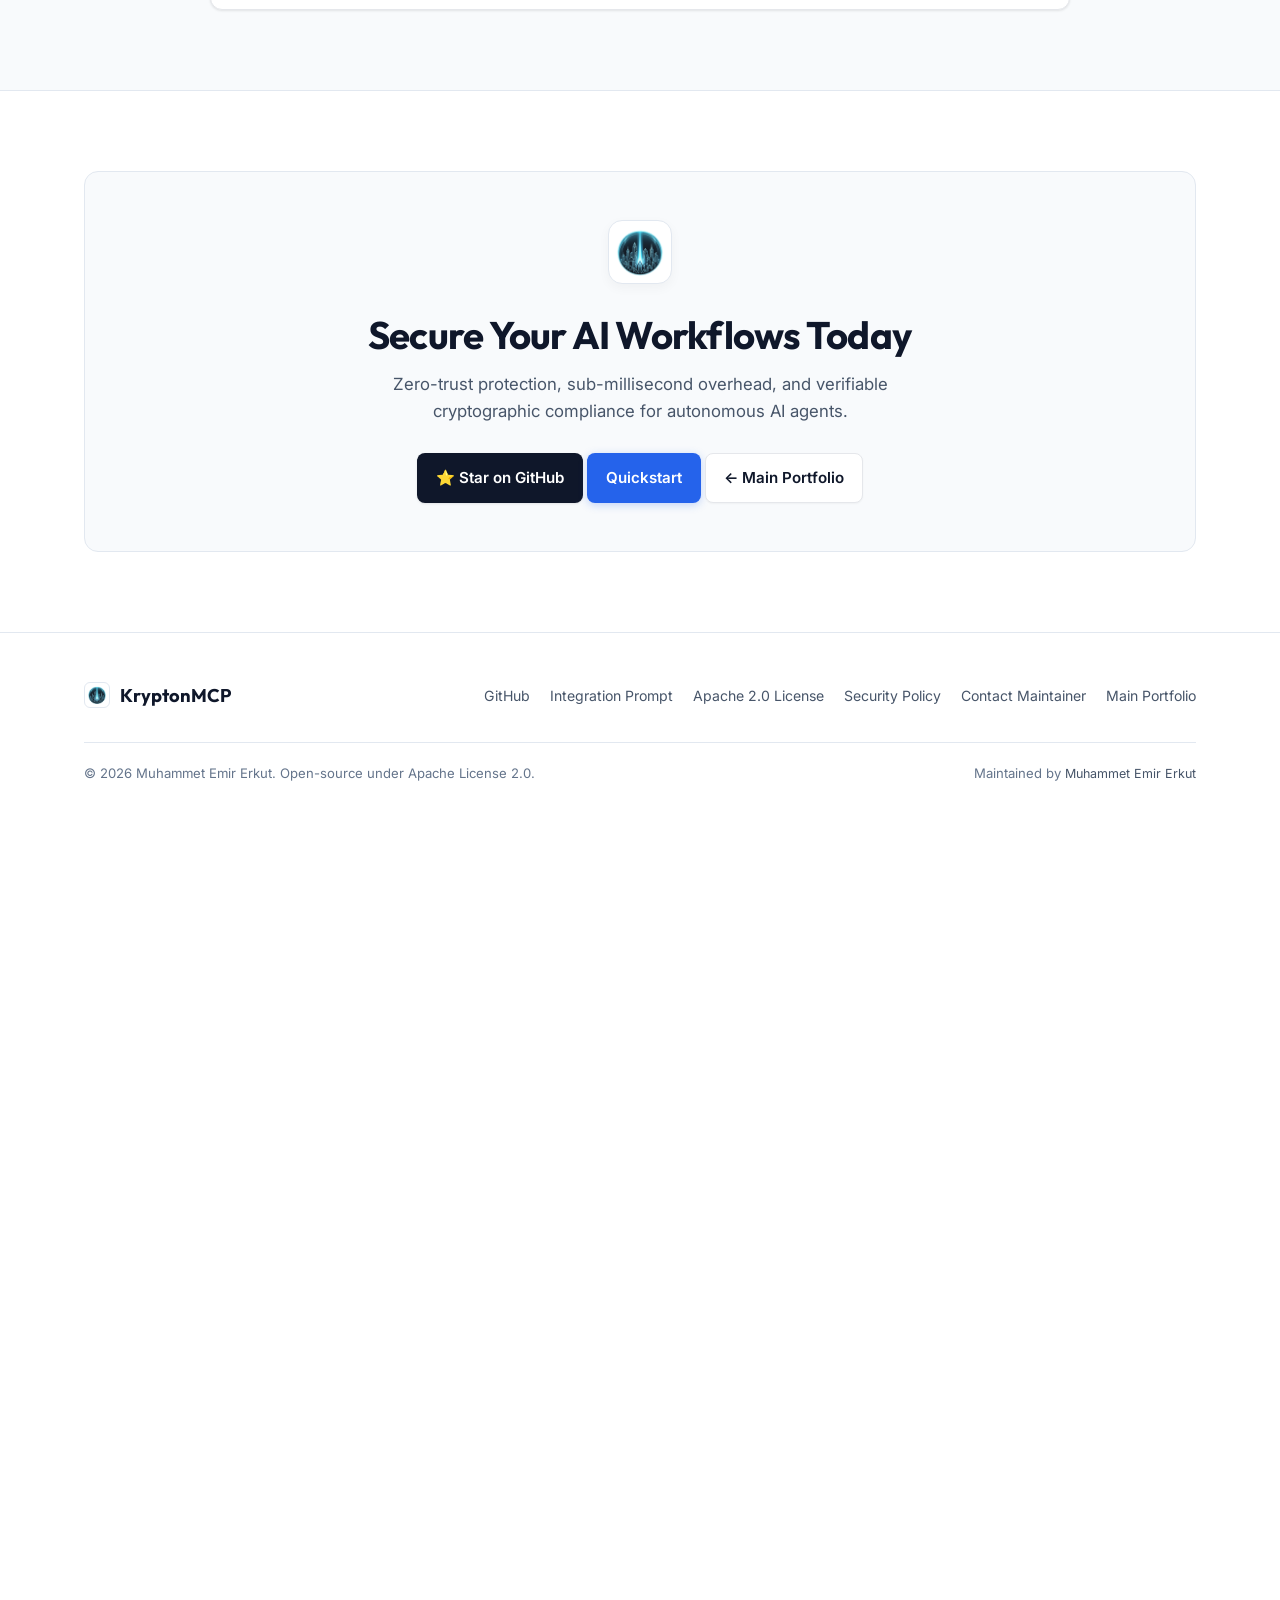
<file: kryptonmcp/index.html>
<!DOCTYPE html>
<html lang="en">
<head>
    <meta charset="UTF-8">
    <meta http-equiv="refresh" content="0; url=../krypton/">
    <title>Redirecting to KryptonMCP...</title>
    <link rel="canonical" href="../krypton/">
</head>
<body style="background:#07090e; color:#ffffff; font-family:sans-serif; text-align:center; padding-top:20vh;">
    <p>Redirecting to <a href="../krypton/" style="color:#38bdf8; text-decoration:none;">KryptonMCP Landing Page</a>...</p>
</body>
</html>
</file>
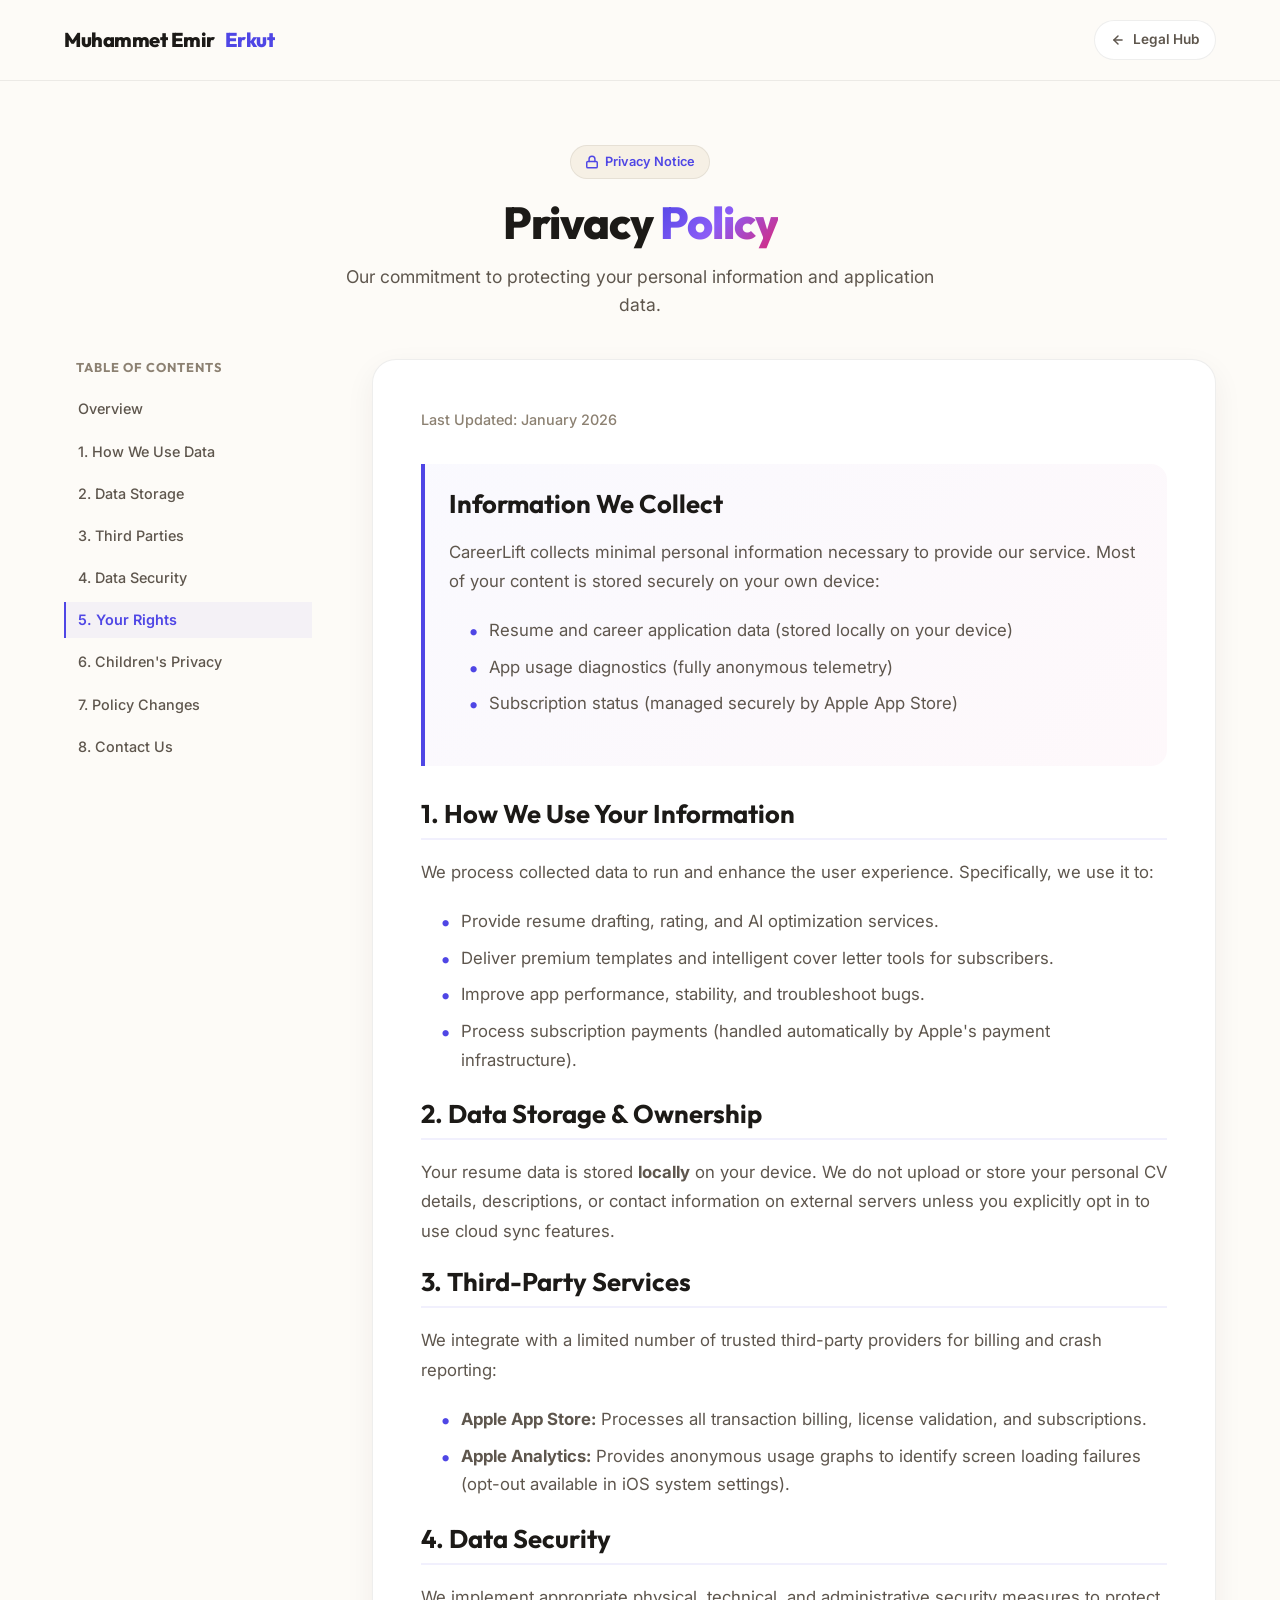
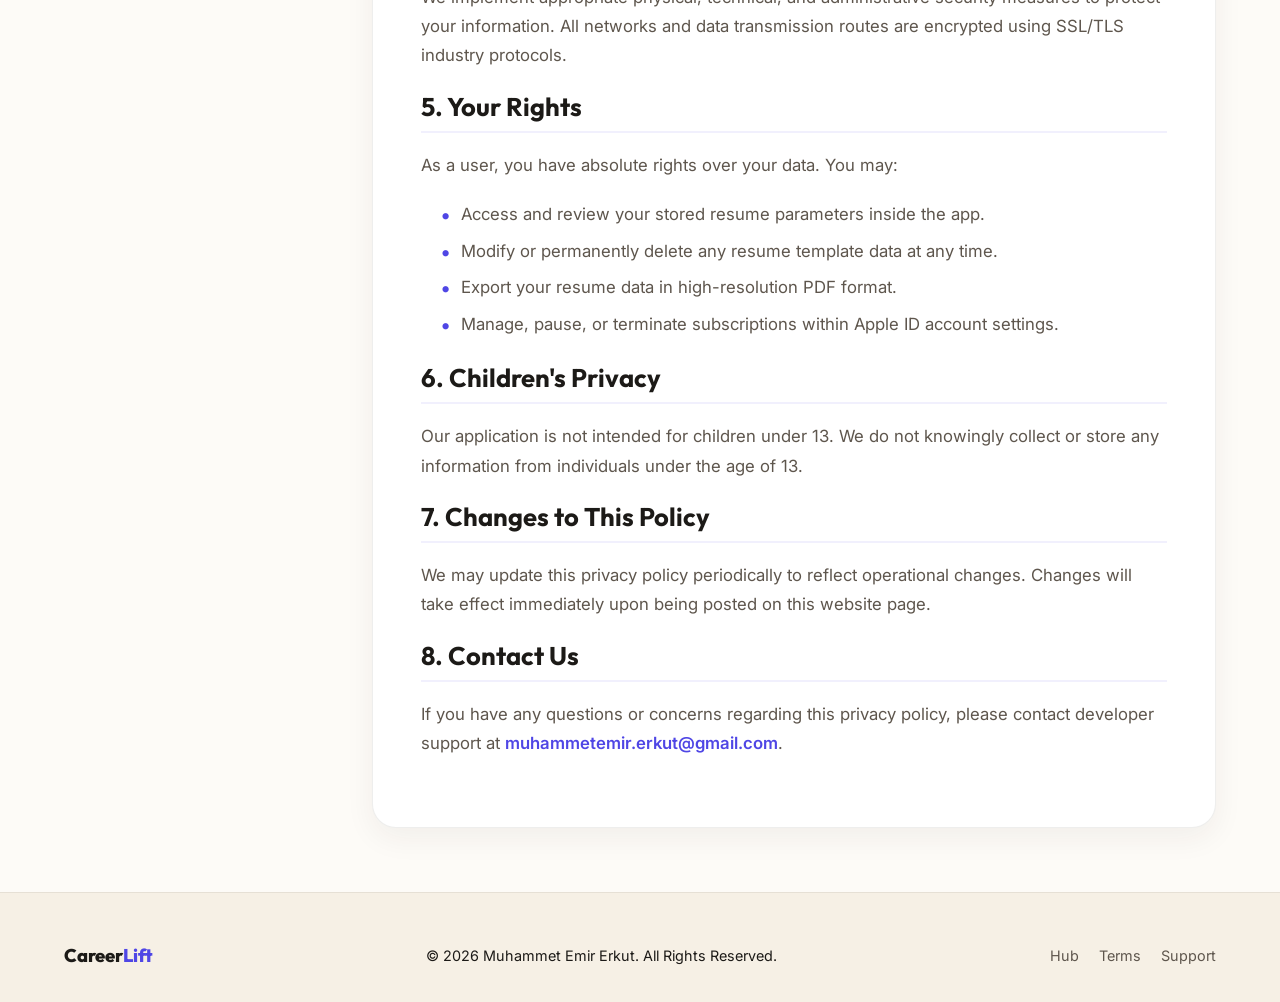
<file: career/privacy.html>
<!DOCTYPE html>
<html lang="en">
<head>
    <meta charset="UTF-8">
    <meta name="viewport" content="width=device-width, initial-scale=1.0">
    <meta name="description" content="Privacy Policy for CareerLift app. Learn how we handle your resume and application data.">
    <title>CareerLift — Privacy Policy</title>
    <link rel="stylesheet" href="legal-style.css">
    <script src="https://uat-api.rabbitqa.com/tmt/api/v1/public/accessibility-widget/widget.js" data-site-key="rqaw_yLH_Qbt3E3Tf-xtifSKQQNi_rFAO8Iab" defer></script>
</head>
<body>

    <!-- Progress Bar -->
    <div class="progress-container">
        <div class="progress-bar" id="progressBar"></div>
    </div>

    <!-- Header -->
    <header>
        <div class="container nav-wrapper">
            <a href="../" class="logo">
                Muhammet Emir<span>Erkut</span>
            </a>
            <a href="index.html" class="btn-back">
                <svg width="14" height="14" viewBox="0 0 24 24" fill="none" stroke="currentColor" stroke-width="2.5" stroke-linecap="round" stroke-linejoin="round">
                    <line x1="19" y1="12" x2="5" y2="12"></line>
                    <polyline points="12 19 5 12 12 5"></polyline>
                </svg>
                Legal Hub
            </a>
        </div>
    </header>

    <!-- Hero -->
    <section class="hero">
        <div class="container">
            <div class="hero-badge">
                <svg width="14" height="14" viewBox="0 0 24 24" fill="none" stroke="currentColor" stroke-width="2.5" stroke-linecap="round" stroke-linejoin="round">
                    <rect x="3" y="11" width="18" height="11" rx="2" ry="2"></rect>
                    <path d="M7 11V7a5 5 0 0 1 10 0v4"></path>
                </svg>
                Privacy Notice
            </div>
            <h1>Privacy <span>Policy</span></h1>
            <p>Our commitment to protecting your personal information and application data.</p>
        </div>
    </section>

    <!-- Content Grid Layout -->
    <main class="container">
        <div class="legal-layout">
            
            <!-- Sticky Sidebar Table of Contents -->
            <aside class="toc-sidebar">
                <h3 class="toc-title">Table of Contents</h3>
                <ul class="toc-menu">
                    <li class="toc-item active"><a href="#overview">Overview</a></li>
                    <li class="toc-item"><a href="#use-info">1. How We Use Data</a></li>
                    <li class="toc-item"><a href="#data-storage">2. Data Storage</a></li>
                    <li class="toc-item"><a href="#third-party">3. Third Parties</a></li>
                    <li class="toc-item"><a href="#security">4. Data Security</a></li>
                    <li class="toc-item"><a href="#rights">5. Your Rights</a></li>
                    <li class="toc-item"><a href="#children">6. Children's Privacy</a></li>
                    <li class="toc-item"><a href="#policy-changes">7. Policy Changes</a></li>
                    <li class="toc-item"><a href="#contact">8. Contact Us</a></li>
                </ul>
            </aside>

            <!-- Legal Documents Card -->
            <div class="legal-card">
                <span class="meta-date">Last Updated: January 2026</span>

                <!-- Section: Overview -->
                <section id="overview" class="legal-section">
                    <div class="highlight-box">
                        <h2>Information We Collect</h2>
                        <p>CareerLift collects minimal personal information necessary to provide our service. Most of your content is stored securely on your own device:</p>
                        <ul>
                            <li>Resume and career application data (stored locally on your device)</li>
                            <li>App usage diagnostics (fully anonymous telemetry)</li>
                            <li>Subscription status (managed securely by Apple App Store)</li>
                        </ul>
                    </div>
                </section>

                <!-- Section 1 -->
                <section id="use-info" class="legal-section">
                    <h2>1. How We Use Your Information</h2>
                    <p>We process collected data to run and enhance the user experience. Specifically, we use it to:</p>
                    <ul>
                        <li>Provide resume drafting, rating, and AI optimization services.</li>
                        <li>Deliver premium templates and intelligent cover letter tools for subscribers.</li>
                        <li>Improve app performance, stability, and troubleshoot bugs.</li>
                        <li>Process subscription payments (handled automatically by Apple's payment infrastructure).</li>
                    </ul>
                </section>

                <!-- Section 2 -->
                <section id="data-storage" class="legal-section">
                    <h2>2. Data Storage & Ownership</h2>
                    <p>Your resume data is stored <strong>locally</strong> on your device. We do not upload or store your personal CV details, descriptions, or contact information on external servers unless you explicitly opt in to use cloud sync features.</p>
                </section>

                <!-- Section 3 -->
                <section id="third-party" class="legal-section">
                    <h2>3. Third-Party Services</h2>
                    <p>We integrate with a limited number of trusted third-party providers for billing and crash reporting:</p>
                    <ul>
                        <li><strong>Apple App Store:</strong> Processes all transaction billing, license validation, and subscriptions.</li>
                        <li><strong>Apple Analytics:</strong> Provides anonymous usage graphs to identify screen loading failures (opt-out available in iOS system settings).</li>
                    </ul>
                </section>

                <!-- Section 4 -->
                <section id="security" class="legal-section">
                    <h2>4. Data Security</h2>
                    <p>We implement appropriate physical, technical, and administrative security measures to protect your information. All networks and data transmission routes are encrypted using SSL/TLS industry protocols.</p>
                </section>

                <!-- Section 5 -->
                <section id="rights" class="legal-section">
                    <h2>5. Your Rights</h2>
                    <p>As a user, you have absolute rights over your data. You may:</p>
                    <ul>
                        <li>Access and review your stored resume parameters inside the app.</li>
                        <li>Modify or permanently delete any resume template data at any time.</li>
                        <li>Export your resume data in high-resolution PDF format.</li>
                        <li>Manage, pause, or terminate subscriptions within Apple ID account settings.</li>
                    </ul>
                </section>

                <!-- Section 6 -->
                <section id="children" class="legal-section">
                    <h2>6. Children's Privacy</h2>
                    <p>Our application is not intended for children under 13. We do not knowingly collect or store any information from individuals under the age of 13.</p>
                </section>

                <!-- Section 7 -->
                <section id="policy-changes" class="legal-section">
                    <h2>7. Changes to This Policy</h2>
                    <p>We may update this privacy policy periodically to reflect operational changes. Changes will take effect immediately upon being posted on this website page.</p>
                </section>

                <!-- Section 8 -->
                <section id="contact" class="legal-section">
                    <h2>8. Contact Us</h2>
                    <p>If you have any questions or concerns regarding this privacy policy, please contact developer support at <a href="mailto:muhammetemir.erkut@gmail.com" style="color: var(--accent); font-weight: 600;">muhammetemir.erkut@gmail.com</a>.</p>
                </section>
            </div>
            
        </div>
    </main>

    <!-- Footer -->
    <footer>
        <div class="container footer-wrapper">
            <div class="footer-logo">
                Career<span>Lift</span>
            </div>
            <p>&copy; 2026 Muhammet Emir Erkut. All Rights Reserved.</p>
            <div class="footer-links">
                <a href="index.html">Hub</a>
                <a href="terms.html">Terms</a>
                <a href="support.html">Support</a>
            </div>
        </div>
    </footer>

    <!-- Scroll Spy and Progress Script -->
    <script>
        window.addEventListener('DOMContentLoaded', () => {
            const observerOptions = {
                root: null,
                rootMargin: '-10% 0px -75% 0px',
                threshold: 0
            };

            const observer = new IntersectionObserver(entries => {
                entries.forEach(entry => {
                    if (entry.isIntersecting) {
                        const id = entry.target.getAttribute('id');
                        document.querySelectorAll('.toc-item').forEach(item => {
                            item.classList.remove('active');
                        });
                        const activeLink = document.querySelector(`.toc-item a[href="#${id}"]`);
                        if (activeLink) {
                            activeLink.parentElement.classList.add('active');
                        }
                    }
                });
            }, observerOptions);

            document.querySelectorAll('.legal-section').forEach(section => {
                observer.observe(section);
            });

            // Reading Progress Bar
            window.addEventListener('scroll', () => {
                const winScroll = document.body.scrollTop || document.documentElement.scrollTop;
                const height = document.documentElement.scrollHeight - document.documentElement.clientHeight;
                const scrolled = height > 0 ? (winScroll / height) * 100 : 0;
                document.getElementById('progressBar').style.width = scrolled + '%';
            });
        });
    </script>

</body>
</html>
</file>
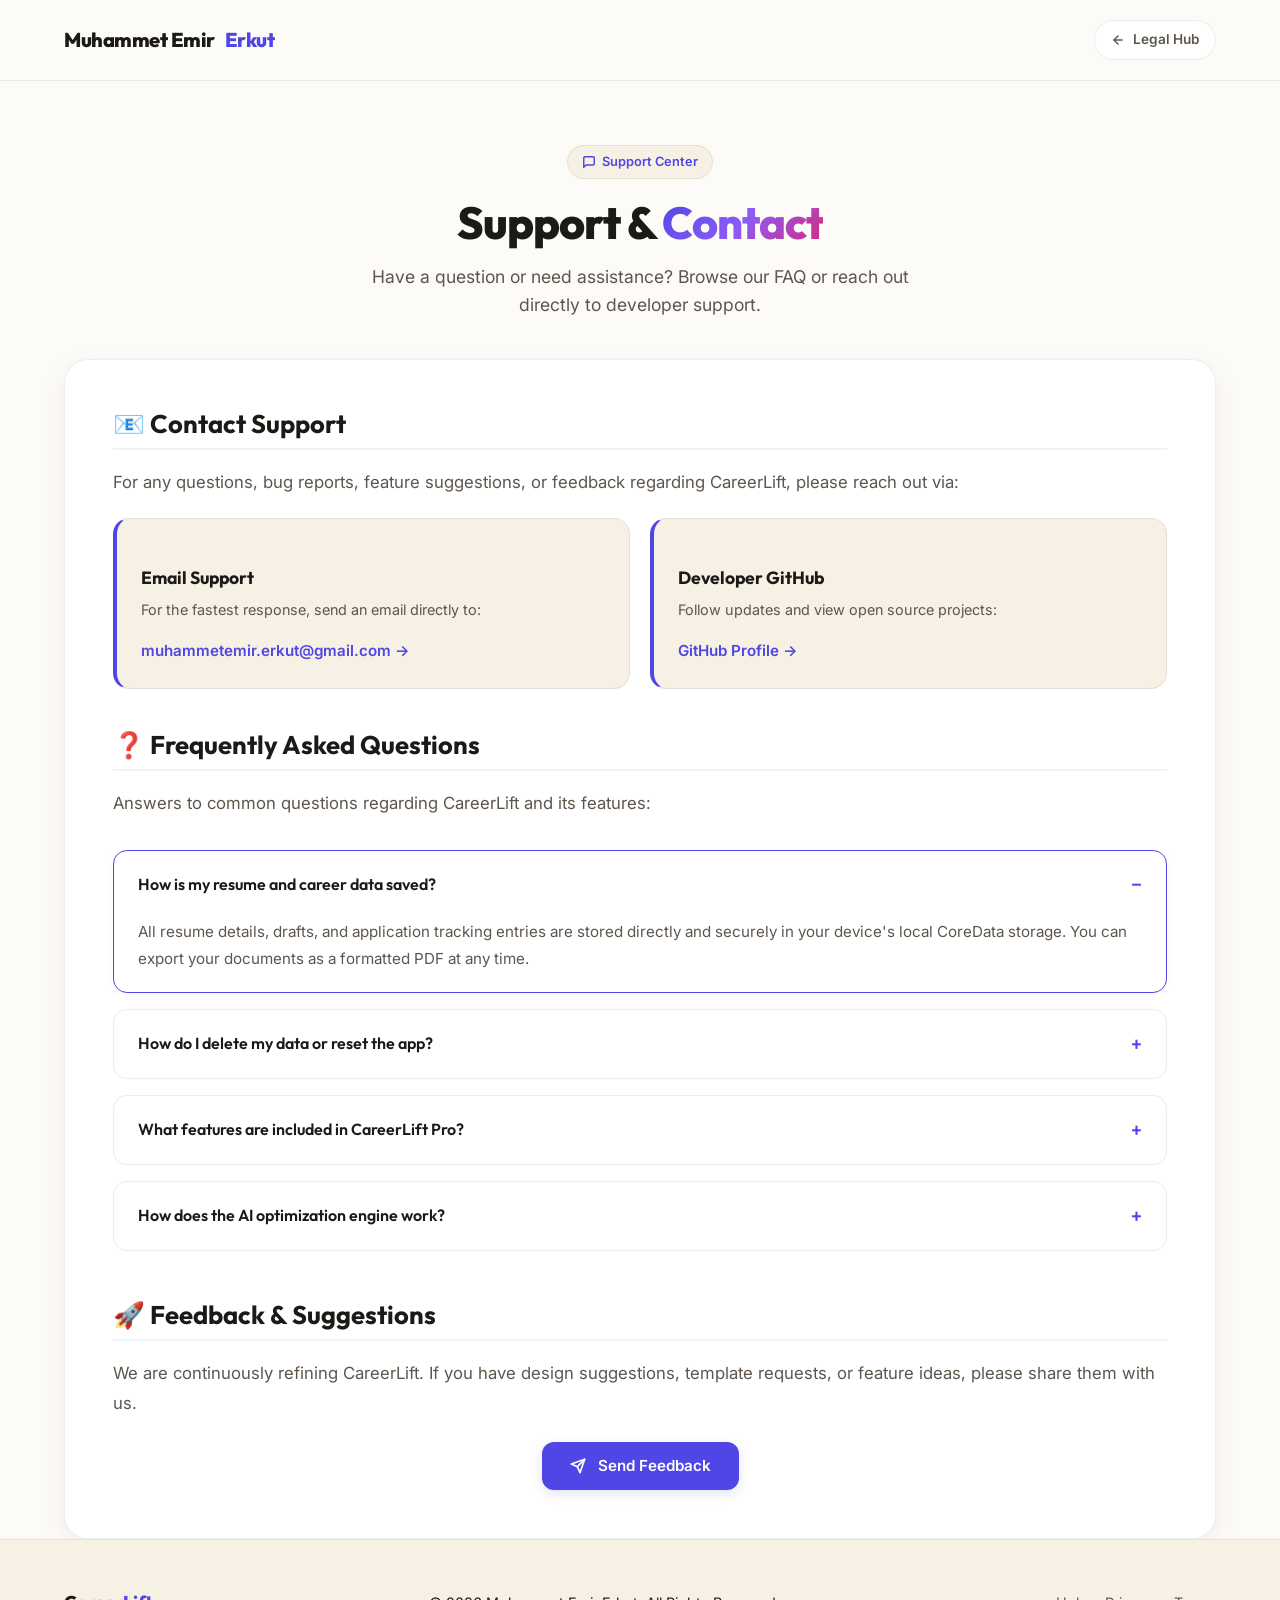
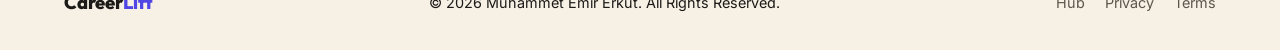
<file: career/support.html>
<!DOCTYPE html>
<html lang="en">
<head>
    <meta charset="UTF-8">
    <meta name="viewport" content="width=device-width, initial-scale=1.0">
    <meta name="description" content="Support, FAQs, and developer assistance for the CareerLift application.">
    <title>CareerLift — Support & Contact</title>
    <link rel="stylesheet" href="legal-style.css">
    <script src="https://uat-api.rabbitqa.com/tmt/api/v1/public/accessibility-widget/widget.js" data-site-key="rqaw_yLH_Qbt3E3Tf-xtifSKQQNi_rFAO8Iab" defer></script>
</head>
<body>

    <!-- Header -->
    <header>
        <div class="container nav-wrapper">
            <a href="../" class="logo">
                Muhammet Emir<span>Erkut</span>
            </a>
            <a href="index.html" class="btn-back">
                <svg width="14" height="14" viewBox="0 0 24 24" fill="none" stroke="currentColor" stroke-width="2.5" stroke-linecap="round" stroke-linejoin="round">
                    <line x1="19" y1="12" x2="5" y2="12"></line>
                    <polyline points="12 19 5 12 12 5"></polyline>
                </svg>
                Legal Hub
            </a>
        </div>
    </header>

    <!-- Hero -->
    <section class="hero">
        <div class="container">
            <div class="hero-badge">
                <svg width="14" height="14" viewBox="0 0 24 24" fill="none" stroke="currentColor" stroke-width="2.5" stroke-linecap="round" stroke-linejoin="round">
                    <path d="M21 15a2 2 0 0 1-2 2H7l-4 4V5a2 2 0 0 1 2-2h14a2 2 0 0 1 2 2z"></path>
                </svg>
                Support Center
            </div>
            <h1>Support & <span>Contact</span></h1>
            <p>Have a question or need assistance? Browse our FAQ or reach out directly to developer support.</p>
        </div>
    </section>

    <!-- Main Content -->
    <main class="container">
        <div class="legal-card">
            
            <h2>📧 Contact Support</h2>
            <p>For any questions, bug reports, feature suggestions, or feedback regarding CareerLift, please reach out via:</p>
            
            <div class="support-cards">
                <div class="support-card">
                    <h3>Email Support</h3>
                    <p>For the fastest response, send an email directly to:</p>
                    <a href="mailto:muhammetemir.erkut@gmail.com">
                        muhammetemir.erkut@gmail.com &rarr;
                    </a>
                </div>
                
                <div class="support-card">
                    <h3>Developer GitHub</h3>
                    <p>Follow updates and view open source projects:</p>
                    <a href="https://github.com/MuhammetEmirErkut" target="_blank" rel="noopener noreferrer">
                        GitHub Profile &rarr;
                    </a>
                </div>
            </div>

            <h2>❓ Frequently Asked Questions</h2>
            <p>Answers to common questions regarding CareerLift and its features:</p>

            <div class="faq-accordion">
                <!-- FAQ Item 1 -->
                <details class="faq-item" open>
                    <summary class="faq-summary">How is my resume and career data saved?</summary>
                    <div class="faq-content">
                        <p>All resume details, drafts, and application tracking entries are stored directly and securely in your device's local CoreData storage. You can export your documents as a formatted PDF at any time.</p>
                    </div>
                </details>

                <!-- FAQ Item 2 -->
                <details class="faq-item">
                    <summary class="faq-summary">How do I delete my data or reset the app?</summary>
                    <div class="faq-content">
                        <p>CareerLift follows a privacy-first, local-only architecture. Removing the application from your device permanently deletes all locally stored data and resume files.</p>
                    </div>
                </details>

                <!-- FAQ Item 3 -->
                <details class="faq-item">
                    <summary class="faq-summary">What features are included in CareerLift Pro?</summary>
                    <div class="faq-content">
                        <p>Subscribing to Pro unlocks unlimited AI-assisted resume tailoring, automated cover letter generation, ATS keyword optimization scans, unlimited resume template styles, and high-resolution PDF exports.</p>
                    </div>
                </details>

                <!-- FAQ Item 4 -->
                <details class="faq-item">
                    <summary class="faq-summary">How does the AI optimization engine work?</summary>
                    <div class="faq-content">
                        <p>The AI assistant analyzes your inputted work experience and target job descriptions to enhance professional wording, emphasize impactful bullet points, and ensure alignment with industry-standard hiring guidelines.</p>
                    </div>
                </details>
            </div>

            <h2 style="margin-top: 48px;">🚀 Feedback & Suggestions</h2>
            <p>We are continuously refining CareerLift. If you have design suggestions, template requests, or feature ideas, please share them with us.</p>
            <div style="margin-top: 24px; text-align: center;">
                <a href="mailto:muhammetemir.erkut@gmail.com?subject=CareerLift%20Feedback" class="btn-primary">
                    <svg width="16" height="16" viewBox="0 0 24 24" fill="none" stroke="currentColor" stroke-width="2.5" stroke-linecap="round" stroke-linejoin="round" style="display:inline-block; vertical-align:middle; margin-right:4px;">
                        <line x1="22" y1="2" x2="11" y2="13"></line>
                        <polygon points="22 2 15 22 11 13 2 9 22 2"></polygon>
                    </svg>
                    Send Feedback
                </a>
            </div>

        </div>
    </main>

    <!-- Footer -->
    <footer>
        <div class="container footer-wrapper">
            <div class="footer-logo">
                Career<span>Lift</span>
            </div>
            <p>&copy; 2026 Muhammet Emir Erkut. All Rights Reserved.</p>
            <div class="footer-links">
                <a href="index.html">Hub</a>
                <a href="privacy.html">Privacy</a>
                <a href="terms.html">Terms</a>
            </div>
        </div>
    </footer>

</body>
</html>
</file>
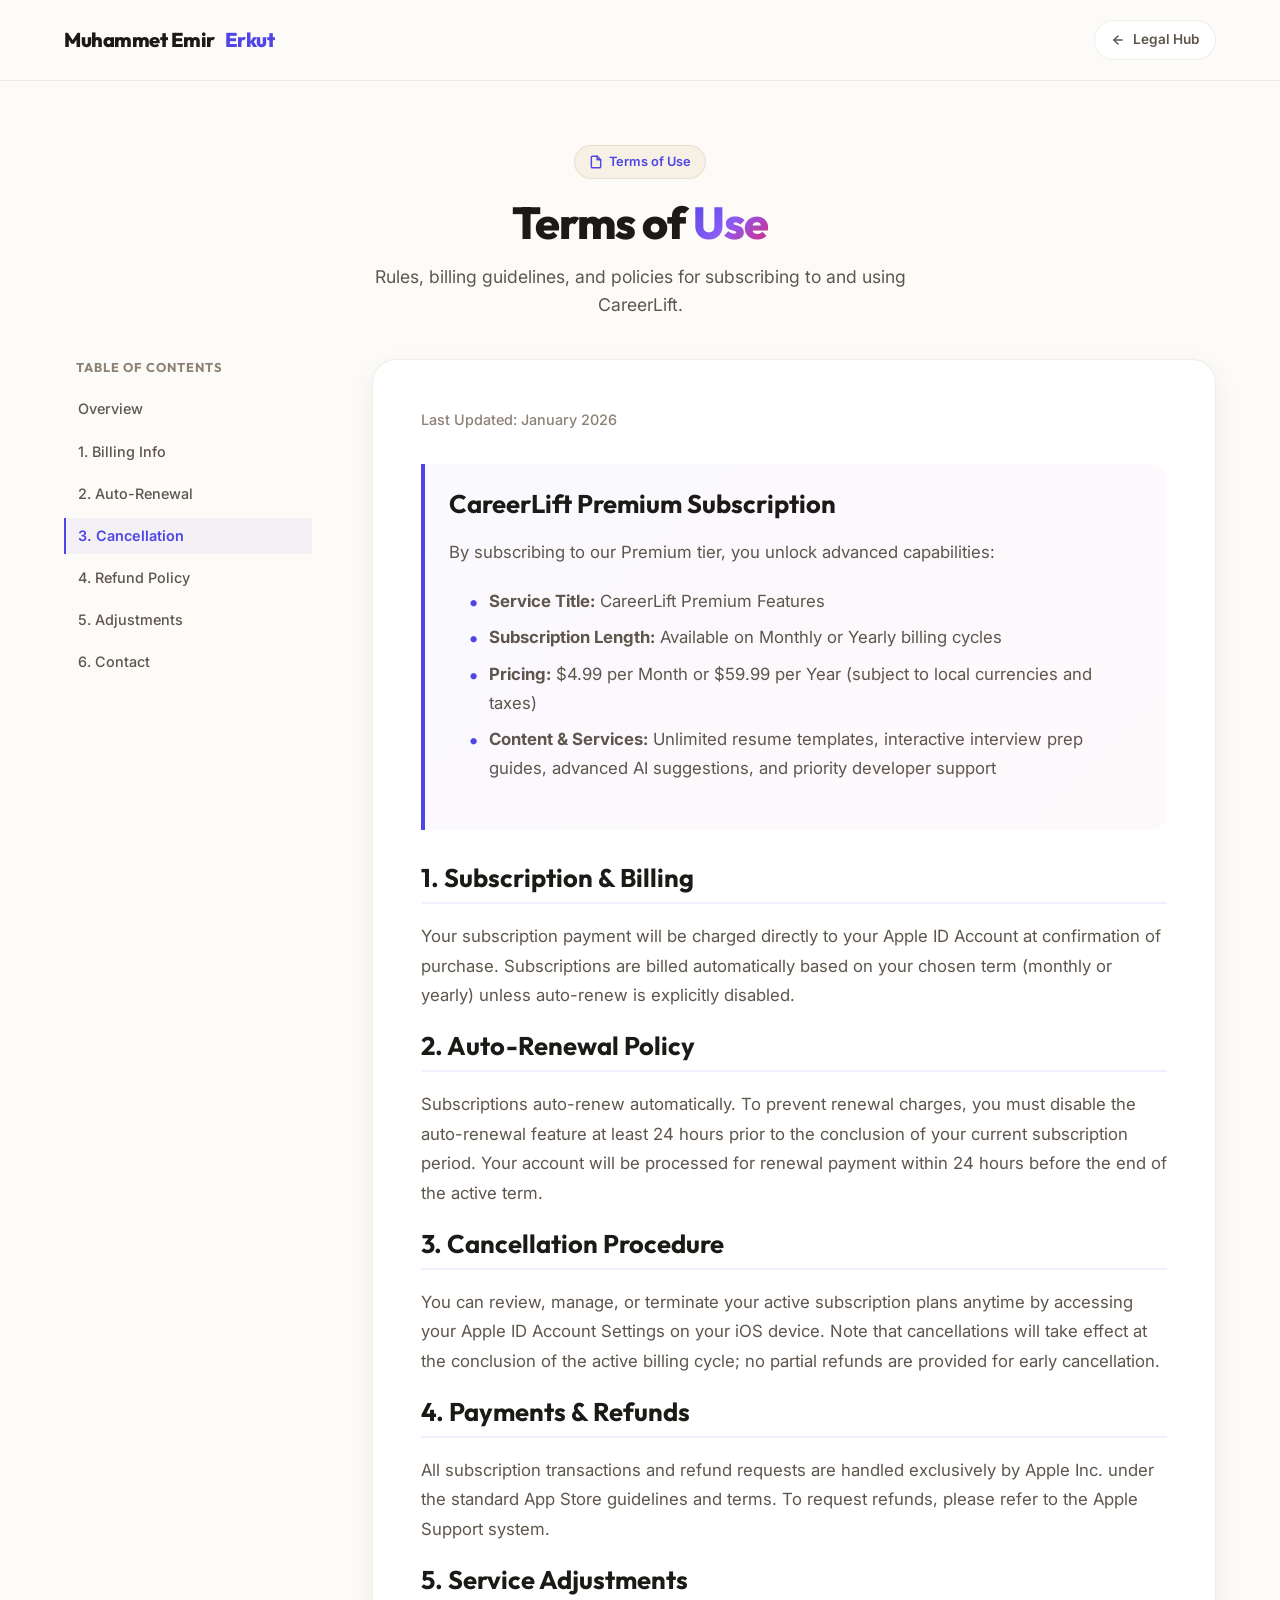
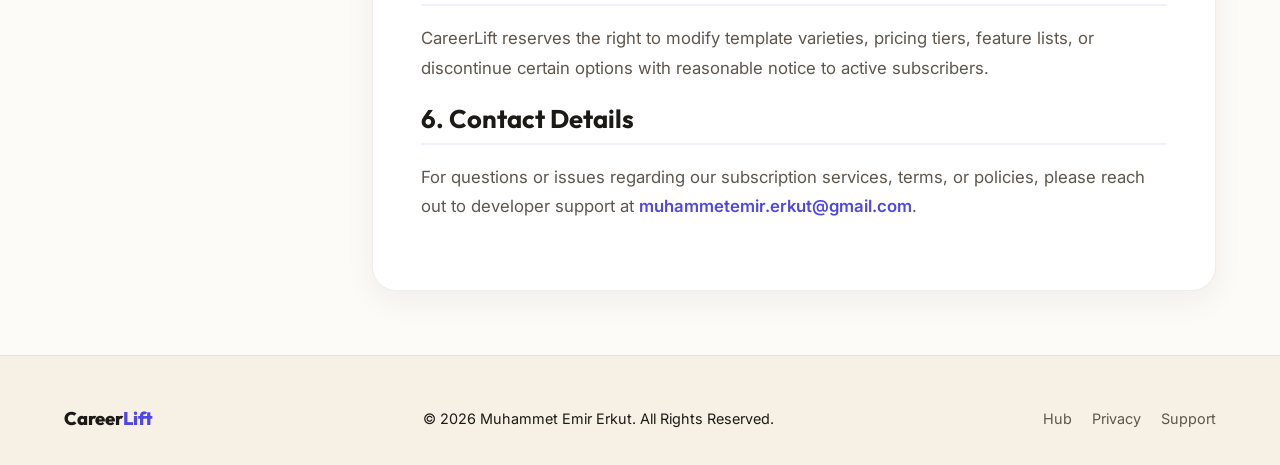
<file: career/terms.html>
<!DOCTYPE html>
<html lang="en">
<head>
    <meta charset="UTF-8">
    <meta name="viewport" content="width=device-width, initial-scale=1.0">
    <meta name="description" content="Terms of Use for CareerLift app. Learn about our subscriptions, terms, and policies.">
    <title>CareerLift — Terms of Use</title>
    <link rel="stylesheet" href="legal-style.css">
    <script src="https://uat-api.rabbitqa.com/tmt/api/v1/public/accessibility-widget/widget.js" data-site-key="rqaw_yLH_Qbt3E3Tf-xtifSKQQNi_rFAO8Iab" defer></script>
</head>
<body>

    <!-- Progress Bar -->
    <div class="progress-container">
        <div class="progress-bar" id="progressBar"></div>
    </div>

    <!-- Header -->
    <header>
        <div class="container nav-wrapper">
            <a href="../" class="logo">
                Muhammet Emir<span>Erkut</span>
            </a>
            <a href="index.html" class="btn-back">
                <svg width="14" height="14" viewBox="0 0 24 24" fill="none" stroke="currentColor" stroke-width="2.5" stroke-linecap="round" stroke-linejoin="round">
                    <line x1="19" y1="12" x2="5" y2="12"></line>
                    <polyline points="12 19 5 12 12 5"></polyline>
                </svg>
                Legal Hub
            </a>
        </div>
    </header>

    <!-- Hero -->
    <section class="hero">
        <div class="container">
            <div class="hero-badge">
                <svg width="14" height="14" viewBox="0 0 24 24" fill="none" stroke="currentColor" stroke-width="2.5" stroke-linecap="round" stroke-linejoin="round">
                    <path d="M14 2H6a2 2 0 0 0-2 2v16a2 2 0 0 0 2 2h12a2 2 0 0 0 2-2V8z"></path>
                    <polyline points="14 2 14 8 20 8"></polyline>
                </svg>
                Terms of Use
            </div>
            <h1>Terms of <span>Use</span></h1>
            <p>Rules, billing guidelines, and policies for subscribing to and using CareerLift.</p>
        </div>
    </section>

    <!-- Content Grid Layout -->
    <main class="container">
        <div class="legal-layout">
            
            <!-- Sticky Sidebar Table of Contents -->
            <aside class="toc-sidebar">
                <h3 class="toc-title">Table of Contents</h3>
                <ul class="toc-menu">
                    <li class="toc-item active"><a href="#overview">Overview</a></li>
                    <li class="toc-item"><a href="#billing">1. Billing Info</a></li>
                    <li class="toc-item"><a href="#auto-renewal">2. Auto-Renewal</a></li>
                    <li class="toc-item"><a href="#cancellation">3. Cancellation</a></li>
                    <li class="toc-item"><a href="#payments">4. Refund Policy</a></li>
                    <li class="toc-item"><a href="#adjustments">5. Adjustments</a></li>
                    <li class="toc-item"><a href="#contact">6. Contact</a></li>
                </ul>
            </aside>

            <!-- Legal Documents Card -->
            <div class="legal-card">
                <span class="meta-date">Last Updated: January 2026</span>

                <!-- Section: Overview -->
                <section id="overview" class="legal-section">
                    <div class="highlight-box">
                        <h2>CareerLift Premium Subscription</h2>
                        <p>By subscribing to our Premium tier, you unlock advanced capabilities:</p>
                        <ul>
                            <li><strong>Service Title:</strong> CareerLift Premium Features</li>
                            <li><strong>Subscription Length:</strong> Available on Monthly or Yearly billing cycles</li>
                            <li><strong>Pricing:</strong> $4.99 per Month or $59.99 per Year (subject to local currencies and taxes)</li>
                            <li><strong>Content & Services:</strong> Unlimited resume templates, interactive interview prep guides, advanced AI suggestions, and priority developer support</li>
                        </ul>
                    </div>
                </section>

                <!-- Section 1 -->
                <section id="billing" class="legal-section">
                    <h2>1. Subscription & Billing</h2>
                    <p>Your subscription payment will be charged directly to your Apple ID Account at confirmation of purchase. Subscriptions are billed automatically based on your chosen term (monthly or yearly) unless auto-renew is explicitly disabled.</p>
                </section>

                <!-- Section 2 -->
                <section id="auto-renewal" class="legal-section">
                    <h2>2. Auto-Renewal Policy</h2>
                    <p>Subscriptions auto-renew automatically. To prevent renewal charges, you must disable the auto-renewal feature at least 24 hours prior to the conclusion of your current subscription period. Your account will be processed for renewal payment within 24 hours before the end of the active term.</p>
                </section>

                <!-- Section 3 -->
                <section id="cancellation" class="legal-section">
                    <h2>3. Cancellation Procedure</h2>
                    <p>You can review, manage, or terminate your active subscription plans anytime by accessing your Apple ID Account Settings on your iOS device. Note that cancellations will take effect at the conclusion of the active billing cycle; no partial refunds are provided for early cancellation.</p>
                </section>

                <!-- Section 4 -->
                <section id="payments" class="legal-section">
                    <h2>4. Payments & Refunds</h2>
                    <p>All subscription transactions and refund requests are handled exclusively by Apple Inc. under the standard App Store guidelines and terms. To request refunds, please refer to the Apple Support system.</p>
                </section>

                <!-- Section 5 -->
                <section id="adjustments" class="legal-section">
                    <h2>5. Service Adjustments</h2>
                    <p>CareerLift reserves the right to modify template varieties, pricing tiers, feature lists, or discontinue certain options with reasonable notice to active subscribers.</p>
                </section>

                <!-- Section 6 -->
                <section id="contact" class="legal-section">
                    <h2>6. Contact Details</h2>
                    <p>For questions or issues regarding our subscription services, terms, or policies, please reach out to developer support at <a href="mailto:muhammetemir.erkut@gmail.com" style="color: var(--accent); font-weight: 600;">muhammetemir.erkut@gmail.com</a>.</p>
                </section>
            </div>
            
        </div>
    </main>

    <!-- Footer -->
    <footer>
        <div class="container footer-wrapper">
            <div class="footer-logo">
                Career<span>Lift</span>
            </div>
            <p>&copy; 2026 Muhammet Emir Erkut. All Rights Reserved.</p>
            <div class="footer-links">
                <a href="index.html">Hub</a>
                <a href="privacy.html">Privacy</a>
                <a href="support.html">Support</a>
            </div>
        </div>
    </footer>

    <!-- Scroll Spy and Progress Script -->
    <script>
        window.addEventListener('DOMContentLoaded', () => {
            const observerOptions = {
                root: null,
                rootMargin: '-10% 0px -75% 0px',
                threshold: 0
            };

            const observer = new IntersectionObserver(entries => {
                entries.forEach(entry => {
                    if (entry.isIntersecting) {
                        const id = entry.target.getAttribute('id');
                        document.querySelectorAll('.toc-item').forEach(item => {
                            item.classList.remove('active');
                        });
                        const activeLink = document.querySelector(`.toc-item a[href="#${id}"]`);
                        if (activeLink) {
                            activeLink.parentElement.classList.add('active');
                        }
                    }
                });
            }, observerOptions);

            document.querySelectorAll('.legal-section').forEach(section => {
                observer.observe(section);
            });

            // Reading Progress Bar
            window.addEventListener('scroll', () => {
                const winScroll = document.body.scrollTop || document.documentElement.scrollTop;
                const height = document.documentElement.scrollHeight - document.documentElement.clientHeight;
                const scrolled = height > 0 ? (winScroll / height) * 100 : 0;
                document.getElementById('progressBar').style.width = scrolled + '%';
            });
        });
    </script>

</body>
</html>
</file>
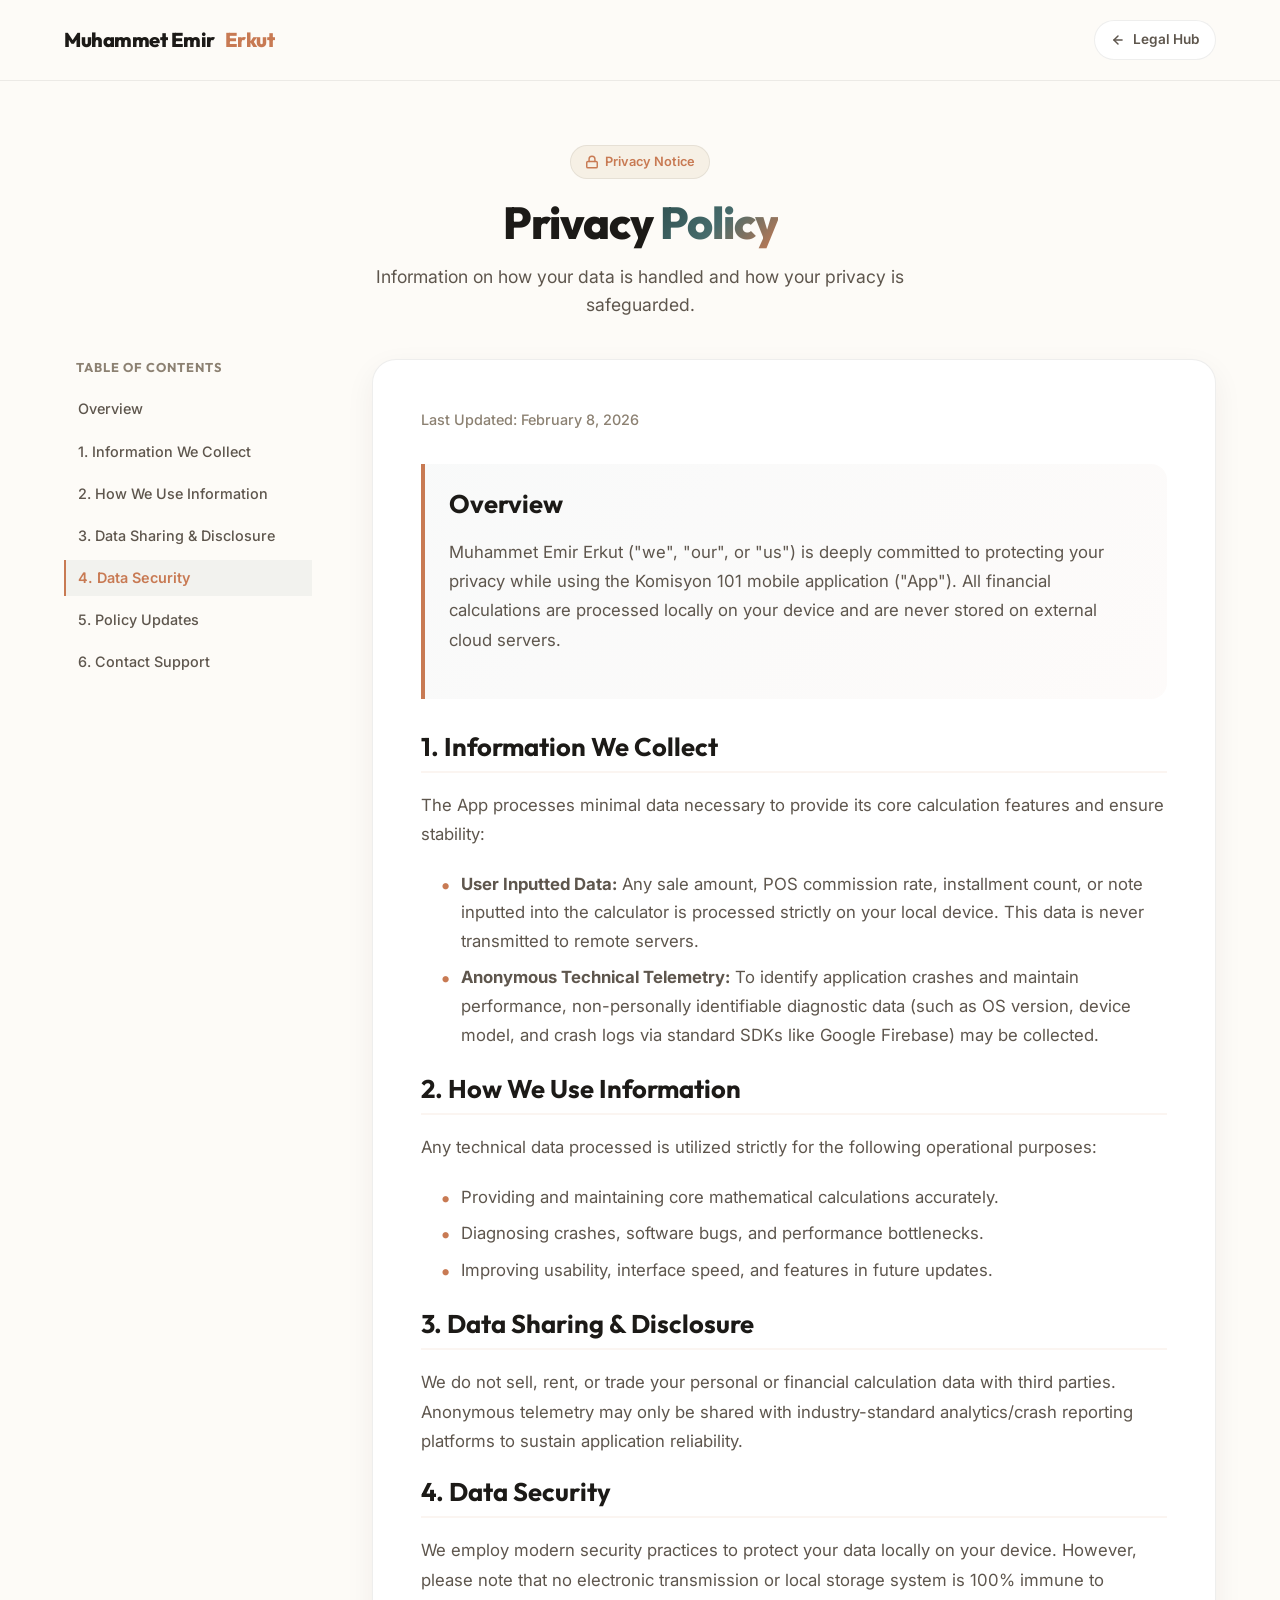
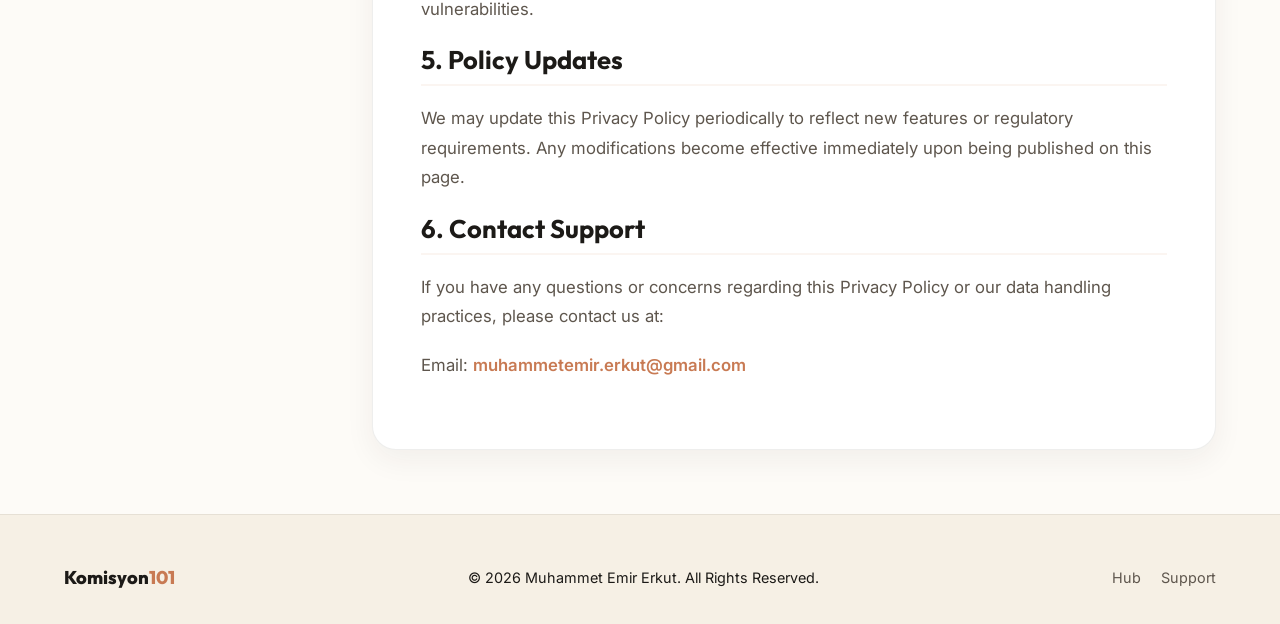
<file: komisyon/privacy-policy.html>
<!DOCTYPE html>
<html lang="en">
<head>
    <meta charset="UTF-8">
    <meta name="viewport" content="width=device-width, initial-scale=1.0">
    <meta name="description" content="Komisyon 101 application privacy policy. Learn how your data and calculation inputs are protected.">
    <title>Komisyon 101 — Privacy Policy</title>
    <link rel="stylesheet" href="legal-style.css">
    <script src="https://uat-api.rabbitqa.com/tmt/api/v1/public/accessibility-widget/widget.js" data-site-key="rqaw_yLH_Qbt3E3Tf-xtifSKQQNi_rFAO8Iab" defer></script>
</head>
<body>

    <!-- Progress Bar -->
    <div class="progress-container">
        <div class="progress-bar" id="progressBar"></div>
    </div>

    <!-- Header -->
    <header>
        <div class="container nav-wrapper">
            <a href="../" class="logo">
                Muhammet Emir<span>Erkut</span>
            </a>
            <a href="index.html" class="btn-back">
                <svg width="14" height="14" viewBox="0 0 24 24" fill="none" stroke="currentColor" stroke-width="2.5" stroke-linecap="round" stroke-linejoin="round">
                    <line x1="19" y1="12" x2="5" y2="12"></line>
                    <polyline points="12 19 5 12 12 5"></polyline>
                </svg>
                Legal Hub
            </a>
        </div>
    </header>

    <!-- Hero -->
    <section class="hero">
        <div class="container">
            <div class="hero-badge">
                <svg width="14" height="14" viewBox="0 0 24 24" fill="none" stroke="currentColor" stroke-width="2.5" stroke-linecap="round" stroke-linejoin="round">
                    <rect x="3" y="11" width="18" height="11" rx="2" ry="2"></rect>
                    <path d="M7 11V7a5 5 0 0 1 10 0v4"></path>
                </svg>
                Privacy Notice
            </div>
            <h1>Privacy <span>Policy</span></h1>
            <p>Information on how your data is handled and how your privacy is safeguarded.</p>
        </div>
    </section>

    <!-- Content Grid Layout -->
    <main class="container">
        <div class="legal-layout">
            
            <!-- Sticky Sidebar Table of Contents -->
            <aside class="toc-sidebar">
                <h3 class="toc-title">Table of Contents</h3>
                <ul class="toc-menu">
                    <li class="toc-item active"><a href="#overview">Overview</a></li>
                    <li class="toc-item"><a href="#info-collect">1. Information We Collect</a></li>
                    <li class="toc-item"><a href="#use-info">2. How We Use Information</a></li>
                    <li class="toc-item"><a href="#sharing">3. Data Sharing & Disclosure</a></li>
                    <li class="toc-item"><a href="#security">4. Data Security</a></li>
                    <li class="toc-item"><a href="#policy-changes">5. Policy Updates</a></li>
                    <li class="toc-item"><a href="#contact">6. Contact Support</a></li>
                </ul>
            </aside>

            <!-- Legal Documents Card -->
            <div class="legal-card">
                <span class="meta-date">Last Updated: February 8, 2026</span>

                <!-- Section: Overview -->
                <section id="overview" class="legal-section">
                    <div class="highlight-box">
                        <h2>Overview</h2>
                        <p>Muhammet Emir Erkut ("we", "our", or "us") is deeply committed to protecting your privacy while using the Komisyon 101 mobile application ("App"). All financial calculations are processed locally on your device and are never stored on external cloud servers.</p>
                    </div>
                </section>

                <!-- Section 1 -->
                <section id="info-collect" class="legal-section">
                    <h2>1. Information We Collect</h2>
                    <p>The App processes minimal data necessary to provide its core calculation features and ensure stability:</p>
                    <ul>
                        <li><strong>User Inputted Data:</strong> Any sale amount, POS commission rate, installment count, or note inputted into the calculator is processed strictly on your local device. This data is never transmitted to remote servers.</li>
                        <li><strong>Anonymous Technical Telemetry:</strong> To identify application crashes and maintain performance, non-personally identifiable diagnostic data (such as OS version, device model, and crash logs via standard SDKs like Google Firebase) may be collected.</li>
                    </ul>
                </section>

                <!-- Section 2 -->
                <section id="use-info" class="legal-section">
                    <h2>2. How We Use Information</h2>
                    <p>Any technical data processed is utilized strictly for the following operational purposes:</p>
                    <ul>
                        <li>Providing and maintaining core mathematical calculations accurately.</li>
                        <li>Diagnosing crashes, software bugs, and performance bottlenecks.</li>
                        <li>Improving usability, interface speed, and features in future updates.</li>
                    </ul>
                </section>

                <!-- Section 3 -->
                <section id="sharing" class="legal-section">
                    <h2>3. Data Sharing & Disclosure</h2>
                    <p>We do not sell, rent, or trade your personal or financial calculation data with third parties. Anonymous telemetry may only be shared with industry-standard analytics/crash reporting platforms to sustain application reliability.</p>
                </section>

                <!-- Section 4 -->
                <section id="security" class="legal-section">
                    <h2>4. Data Security</h2>
                    <p>We employ modern security practices to protect your data locally on your device. However, please note that no electronic transmission or local storage system is 100% immune to vulnerabilities.</p>
                </section>

                <!-- Section 5 -->
                <section id="policy-changes" class="legal-section">
                    <h2>5. Policy Updates</h2>
                    <p>We may update this Privacy Policy periodically to reflect new features or regulatory requirements. Any modifications become effective immediately upon being published on this page.</p>
                </section>

                <!-- Section 6 -->
                <section id="contact" class="legal-section">
                    <h2>6. Contact Support</h2>
                    <p>If you have any questions or concerns regarding this Privacy Policy or our data handling practices, please contact us at:</p>
                    <p>Email: <a href="mailto:muhammetemir.erkut@gmail.com" style="color: var(--accent-terracotta); font-weight: 600;">muhammetemir.erkut@gmail.com</a></p>
                </section>
            </div>
            
        </div>
    </main>

    <!-- Footer -->
    <footer>
        <div class="container footer-wrapper">
            <div class="footer-logo">
                Komisyon<span>101</span>
            </div>
            <p>&copy; 2026 Muhammet Emir Erkut. All Rights Reserved.</p>
            <div class="footer-links">
                <a href="index.html">Hub</a>
                <a href="support.html">Support</a>
            </div>
        </div>
    </footer>

    <!-- Scroll Spy and Progress Script -->
    <script>
        window.addEventListener('DOMContentLoaded', () => {
            const observerOptions = {
                root: null,
                rootMargin: '-10% 0px -75% 0px',
                threshold: 0
            };

            const observer = new IntersectionObserver(entries => {
                entries.forEach(entry => {
                    if (entry.isIntersecting) {
                        const id = entry.target.getAttribute('id');
                        document.querySelectorAll('.toc-item').forEach(item => {
                            item.classList.remove('active');
                        });
                        const activeLink = document.querySelector(`.toc-item a[href="#${id}"]`);
                        if (activeLink) {
                            activeLink.parentElement.classList.add('active');
                        }
                    }
                });
            }, observerOptions);

            document.querySelectorAll('.legal-section').forEach(section => {
                observer.observe(section);
            });

            // Reading Progress Bar
            window.addEventListener('scroll', () => {
                const winScroll = document.body.scrollTop || document.documentElement.scrollTop;
                const height = document.documentElement.scrollHeight - document.documentElement.clientHeight;
                const scrolled = height > 0 ? (winScroll / height) * 100 : 0;
                document.getElementById('progressBar').style.width = scrolled + '%';
            });
        });
    </script>

</body>
</html>
</file>
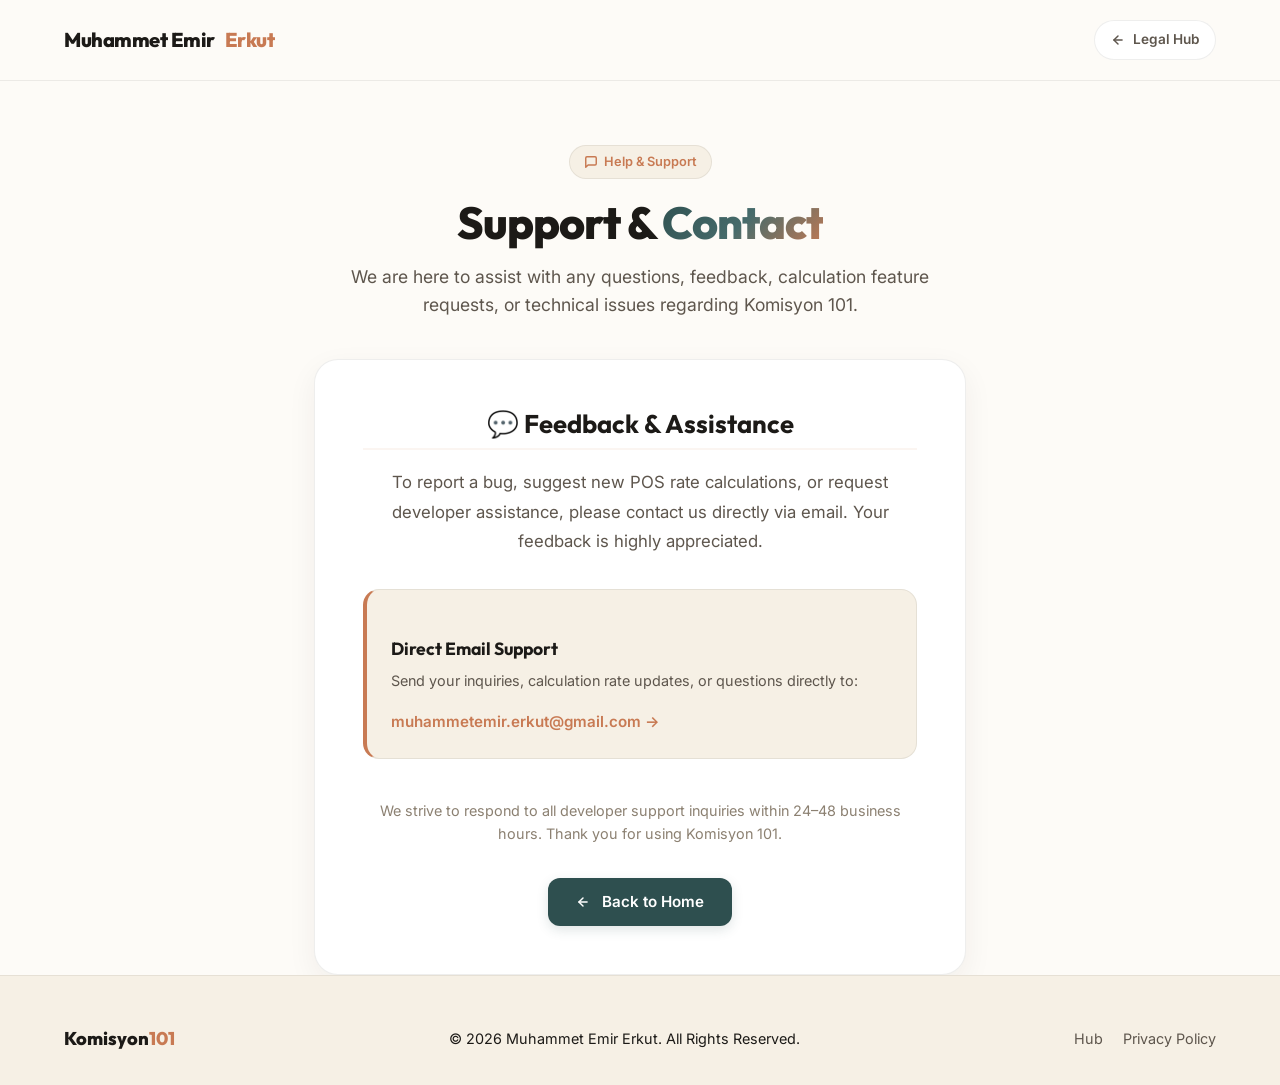
<file: komisyon/support.html>
<!DOCTYPE html>
<html lang="en">
<head>
    <meta charset="UTF-8">
    <meta name="viewport" content="width=device-width, initial-scale=1.0">
    <meta name="description" content="Support, feedback, and customer assistance for the Komisyon 101 application. Contact the developer.">
    <title>Komisyon 101 — Support & Contact</title>
    <link rel="stylesheet" href="legal-style.css">
    <script src="https://uat-api.rabbitqa.com/tmt/api/v1/public/accessibility-widget/widget.js" data-site-key="rqaw_yLH_Qbt3E3Tf-xtifSKQQNi_rFAO8Iab" defer></script>
</head>
<body>

    <!-- Header -->
    <header>
        <div class="container nav-wrapper">
            <a href="../" class="logo">
                Muhammet Emir<span>Erkut</span>
            </a>
            <a href="index.html" class="btn-back">
                <svg width="14" height="14" viewBox="0 0 24 24" fill="none" stroke="currentColor" stroke-width="2.5" stroke-linecap="round" stroke-linejoin="round">
                    <line x1="19" y1="12" x2="5" y2="12"></line>
                    <polyline points="12 19 5 12 12 5"></polyline>
                </svg>
                Legal Hub
            </a>
        </div>
    </header>

    <!-- Hero -->
    <section class="hero">
        <div class="container">
            <div class="hero-badge">
                <svg width="14" height="14" viewBox="0 0 24 24" fill="none" stroke="currentColor" stroke-width="2.5" stroke-linecap="round" stroke-linejoin="round">
                    <path d="M21 15a2 2 0 0 1-2 2H7l-4 4V5a2 2 0 0 1 2-2h14a2 2 0 0 1 2 2z"></path>
                </svg>
                Help & Support
            </div>
            <h1>Support & <span>Contact</span></h1>
            <p>We are here to assist with any questions, feedback, calculation feature requests, or technical issues regarding Komisyon 101.</p>
        </div>
    </section>

    <!-- Main Content -->
    <main class="container" style="max-width: 700px;">
        <div class="legal-card" style="text-align: center;">
            <h2>💬 Feedback & Assistance</h2>
            <p style="margin-bottom: 32px;">To report a bug, suggest new POS rate calculations, or request developer assistance, please contact us directly via email. Your feedback is highly appreciated.</p>

            <div class="support-cards" style="margin-bottom: 40px;">
                <div class="support-card" style="text-align: left;">
                    <h3>Direct Email Support</h3>
                    <p>Send your inquiries, calculation rate updates, or questions directly to:</p>
                    <a href="mailto:muhammetemir.erkut@gmail.com?subject=Komisyon%20101%20Support%20Request">
                        muhammetemir.erkut@gmail.com &rarr;
                    </a>
                </div>
            </div>

            <p style="font-size: 0.9rem; color: var(--text-muted); line-height: 1.6;">We strive to respond to all developer support inquiries within 24–48 business hours. Thank you for using Komisyon 101.</p>
            
            <div style="margin-top: 32px;">
                <a href="../" class="btn-primary">
                    <svg width="14" height="14" viewBox="0 0 24 24" fill="none" stroke="currentColor" stroke-width="2.5" stroke-linecap="round" stroke-linejoin="round" style="display:inline-block; vertical-align:middle; margin-right:4px;">
                        <line x1="19" y1="12" x2="5" y2="12"></line>
                        <polyline points="12 19 5 12 12 5"></polyline>
                    </svg>
                    Back to Home
                </a>
            </div>
        </div>
    </main>

    <!-- Footer -->
    <footer>
        <div class="container footer-wrapper">
            <div class="footer-logo">
                Komisyon<span>101</span>
            </div>
            <p>&copy; 2026 Muhammet Emir Erkut. All Rights Reserved.</p>
            <div class="footer-links">
                <a href="index.html">Hub</a>
                <a href="privacy-policy.html">Privacy Policy</a>
            </div>
        </div>
    </footer>

</body>
</html>
</file>
<file: style.css>
/* ==========================================================================
   Design Tokens
   ========================================================================== */

:root {
    /* Color Palette */
    --bg-base: #fdfbf7;
    --bg-surface: #f6f0e5;
    --bg-card: #ffffff;
    --text-primary: #1c1a17;
    --text-secondary: #5e564d;
    --text-muted: #766b5d; /* AA contrast on base, surface and card */

    /* Personal Brand Accent (terracotta) */
    --brand: #c87a53;
    --brand-text: #a85a36; /* AA-safe shade for small text */

    /* App 1: KryptonMCP Accent */
    --accent-krypton: #0275b3;
    --accent-krypton-hover: #035d8f;
    --cyan-krypton: #38bdf8;

    /* App 2: CareerLift Accent */
    --accent-lift: #4f46e5;
    --accent-lift-hover: #3730a3;
    --pink-lift: #db2777;

    /* App 3: Komisyon Accent */
    --accent-komisyon: #2e4f4f;
    --accent-komisyon-hover: #1e3535;
    --terracotta-komisyon: #c87a53;

    --border: rgba(44, 38, 28, 0.09);
    --border-hover: rgba(44, 38, 28, 0.16);

    /* Phone Mockup Frame Color (Bronze-Slate instead of harsh black) */
    --phone-frame: #2c251e;

    /* Fonts */
    --font-heading: 'Outfit', -apple-system, BlinkMacSystemFont, "Segoe UI", Roboto, Helvetica, Arial, sans-serif;
    --font-body: 'Inter', -apple-system, BlinkMacSystemFont, "Segoe UI", Roboto, Helvetica, Arial, sans-serif;
    --font-mono: ui-monospace, "SF Mono", SFMono-Regular, Menlo, Consolas, monospace;

    /* Radius Scale */
    --radius-md: 14px;
    --radius-lg: 20px;
    --radius-xl: 28px;

    /* Shadow System */
    --shadow-sm: 0 1px 2px rgba(44, 38, 28, 0.05), 0 2px 8px rgba(44, 38, 28, 0.04);
    --shadow-md: 0 1px 3px rgba(44, 38, 28, 0.05), 0 12px 32px rgba(44, 38, 28, 0.07);
    --shadow-lg: 0 2px 6px rgba(44, 38, 28, 0.04), 0 28px 64px rgba(44, 38, 28, 0.10);

    /* Animations */
    --ease-out: cubic-bezier(0.16, 1, 0.3, 1);

    --header-height: 72px;
}

/* Per-product theming: components read --tone-* so each style is written once */
.tone-krypton {
    --tone: var(--accent-krypton);
    --tone-hover: var(--accent-krypton-hover);
    --tone-soft: rgba(2, 117, 179, 0.09);
    --tone-gradient: linear-gradient(135deg, var(--cyan-krypton) 0%, var(--accent-krypton) 100%);
    --stage-bg:
        radial-gradient(70% 60% at 85% 10%, rgba(56, 189, 248, 0.22) 0%, transparent 70%),
        radial-gradient(60% 60% at 10% 100%, rgba(2, 117, 179, 0.14) 0%, transparent 70%),
        linear-gradient(160deg, #f2f8fc 0%, #e4f0f8 100%);
}

.tone-lift {
    --tone: var(--accent-lift);
    --tone-hover: var(--accent-lift-hover);
    --tone-soft: rgba(79, 70, 229, 0.09);
    --tone-gradient: linear-gradient(135deg, var(--accent-lift) 0%, var(--pink-lift) 100%);
    --screen-bg: #f3f3ff;
    --stage-bg:
        radial-gradient(70% 60% at 90% 0%, rgba(219, 39, 119, 0.14) 0%, transparent 70%),
        radial-gradient(70% 70% at 0% 100%, rgba(79, 70, 229, 0.18) 0%, transparent 70%),
        linear-gradient(160deg, #f6f5ff 0%, #eeedfd 100%);
}

.tone-komisyon {
    --tone: var(--accent-komisyon);
    --tone-hover: var(--accent-komisyon-hover);
    --tone-soft: rgba(46, 79, 79, 0.09);
    --tone-gradient: linear-gradient(135deg, var(--accent-komisyon) 0%, var(--terracotta-komisyon) 100%);
    --screen-bg: var(--bg-surface);
    --stage-bg:
        radial-gradient(70% 60% at 90% 0%, rgba(200, 122, 83, 0.18) 0%, transparent 70%),
        radial-gradient(70% 70% at 0% 100%, rgba(46, 79, 79, 0.16) 0%, transparent 70%),
        linear-gradient(160deg, #f8f4ec 0%, #f1ebdf 100%);
}

/* ==========================================================================
   Base
   ========================================================================== */

*, *::before, *::after {
    box-sizing: border-box;
    margin: 0;
    padding: 0;
}

html {
    -webkit-text-size-adjust: 100%;
    text-size-adjust: 100%;
    scroll-padding-top: calc(var(--header-height) + 16px);
}

@media (prefers-reduced-motion: no-preference) {
    html {
        scroll-behavior: smooth;
    }
}

body {
    background-color: var(--bg-base);
    color: var(--text-primary);
    font-family: var(--font-body);
    line-height: 1.6;
    overflow-x: clip;
    -webkit-font-smoothing: antialiased;
    -moz-osx-font-smoothing: grayscale;
}

h1, h2, h3 {
    font-family: var(--font-heading);
    font-weight: 700;
    line-height: 1.15;
    letter-spacing: -0.02em;
    text-wrap: balance;
}

p {
    text-wrap: pretty;
}

a {
    color: inherit;
    text-decoration: none;
}

img {
    display: block;
    max-width: 100%;
    height: auto;
}

button {
    font: inherit;
    color: inherit;
    background: none;
    border: 0;
    cursor: pointer;
}

[hidden] {
    display: none !important;
}

:focus-visible {
    outline: 2px solid var(--brand-text);
    outline-offset: 3px;
}

main:focus {
    outline: none;
}

::selection {
    background-color: rgba(200, 122, 83, 0.24);
}

.container {
    width: 100%;
    max-width: 1200px;
    margin: 0 auto;
    padding: 0 24px;
}

.nowrap {
    white-space: nowrap;
}

.sprite {
    position: absolute;
    width: 0;
    height: 0;
    overflow: hidden;
}

.icon {
    width: 1.25em;
    height: 1.25em;
    flex-shrink: 0;
    fill: none;
    stroke: currentColor;
    stroke-width: 2;
    stroke-linecap: round;
    stroke-linejoin: round;
}

.skip-link {
    position: absolute;
    top: -100px;
    left: 16px;
    z-index: 200;
    padding: 10px 18px;
    border-radius: 999px;
    background-color: var(--text-primary);
    color: var(--bg-base);
    font-weight: 600;
}

.skip-link:focus {
    top: 12px;
}

.eyebrow {
    display: inline-flex;
    align-items: center;
    gap: 10px;
    font-size: 0.78rem;
    font-weight: 600;
    letter-spacing: 0.12em;
    text-transform: uppercase;
    color: var(--text-muted);
}

.eyebrow-dot {
    width: 8px;
    height: 8px;
    border-radius: 50%;
    background-color: var(--brand);
    box-shadow: 0 0 0 4px rgba(200, 122, 83, 0.18);
}

/* ==========================================================================
   Buttons
   ========================================================================== */

.btn {
    display: inline-flex;
    align-items: center;
    justify-content: center;
    gap: 10px;
    min-height: 48px;
    padding: 0 22px;
    border-radius: 999px;
    border: 1px solid transparent;
    font-size: 0.95rem;
    font-weight: 600;
    line-height: 1;
    white-space: nowrap;
    transition: background-color 0.2s ease, border-color 0.2s ease, color 0.2s ease,
        box-shadow 0.25s ease, transform 0.25s var(--ease-out);
}

.btn:hover {
    transform: translateY(-1px);
}

.btn:active {
    transform: translateY(0);
}

.btn .icon {
    width: 18px;
    height: 18px;
}

.btn-sm {
    min-height: 40px;
    padding: 0 18px;
    font-size: 0.9rem;
}

.btn-ink {
    background-color: var(--text-primary);
    color: var(--bg-base);
    box-shadow: var(--shadow-sm);
}

.btn-ink:hover {
    background-color: #36322c;
    box-shadow: var(--shadow-md);
}

.btn-outline {
    background-color: var(--bg-card);
    border-color: var(--border-hover);
    color: var(--text-primary);
}

.btn-outline:hover {
    border-color: var(--tone, var(--text-primary));
    color: var(--tone, var(--text-primary));
}

.btn-tone {
    background-color: var(--tone);
    color: #ffffff;
    box-shadow: 0 10px 24px -12px var(--tone);
}

.btn-tone:hover {
    background-color: var(--tone-hover);
    box-shadow: 0 14px 28px -12px var(--tone);
}

/* ==========================================================================
   Header & Navigation
   ========================================================================== */

.site-header {
    position: sticky;
    top: 0;
    z-index: 100;
    background-color: rgba(253, 251, 247, 0.82);
    backdrop-filter: saturate(180%) blur(14px);
    -webkit-backdrop-filter: saturate(180%) blur(14px);
    border-bottom: 1px solid transparent;
    transition: border-color 0.3s ease;
}

.site-header.is-scrolled {
    border-bottom-color: var(--border);
}

.nav {
    display: flex;
    align-items: center;
    justify-content: space-between;
    gap: 24px;
    height: var(--header-height);
}

.logo {
    display: inline-flex;
    gap: 0.3em;
    font-family: var(--font-heading);
    font-weight: 800;
    font-size: 1.3rem;
    letter-spacing: -0.02em;
    white-space: nowrap;
}

.logo span {
    color: var(--brand);
}

.logo--small {
    font-size: 1.1rem;
}

.nav-right {
    display: flex;
    align-items: center;
    gap: 32px;
}

.nav-links {
    list-style: none;
    display: flex;
    gap: 28px;
}

.nav-links a {
    position: relative;
    padding: 6px 0;
    font-size: 0.95rem;
    font-weight: 500;
    color: var(--text-secondary);
    transition: color 0.2s ease;
}

.nav-links a::after {
    content: '';
    position: absolute;
    left: 0;
    bottom: 0;
    width: 100%;
    height: 2px;
    border-radius: 2px;
    background-color: var(--brand);
    transform: scaleX(0);
    transform-origin: left;
    transition: transform 0.35s var(--ease-out);
}

.nav-links a:hover {
    color: var(--text-primary);
}

.nav-links a:hover::after {
    transform: scaleX(1);
}

/* ==========================================================================
   Hero
   ========================================================================== */

.hero {
    position: relative;
    isolation: isolate;
    overflow: clip;
    padding: 72px 0 104px;
}

/* Fading dot grid + warm glow behind the hero */
.hero::before {
    content: '';
    position: absolute;
    inset: 0;
    z-index: -1;
    background-image: radial-gradient(rgba(44, 38, 28, 0.14) 1px, transparent 1.5px);
    background-size: 24px 24px;
    -webkit-mask-image: radial-gradient(ellipse 55% 75% at 75% 40%, #000 0%, transparent 75%);
    mask-image: radial-gradient(ellipse 55% 75% at 75% 40%, #000 0%, transparent 75%);
    pointer-events: none;
}

.hero::after {
    content: '';
    position: absolute;
    top: -180px;
    right: -120px;
    z-index: -1;
    width: 720px;
    height: 720px;
    background: radial-gradient(circle, rgba(200, 122, 83, 0.14) 0%, transparent 65%);
    pointer-events: none;
}

.hero-grid {
    display: grid;
    grid-template-columns: minmax(0, 1.15fr) minmax(0, 0.85fr);
    align-items: center;
    gap: 64px;
}

.hero h1 {
    margin: 22px 0 24px;
    font-size: clamp(2.75rem, 1.6rem + 4.2vw, 5rem);
    font-weight: 800;
    line-height: 1.02;
    letter-spacing: -0.035em;
}

.hero h1 span {
    display: block;
    color: var(--brand);
}

.hero-lead {
    max-width: 34ch;
    font-size: clamp(1.15rem, 1rem + 0.5vw, 1.375rem);
    line-height: 1.55;
    color: var(--text-secondary);
}

.hero-actions {
    display: flex;
    flex-wrap: wrap;
    gap: 12px;
    margin-top: 36px;
}

/* Project index card */
.hero-index {
    padding: 10px;
    border-radius: var(--radius-xl);
    background-color: var(--bg-card);
    border: 1px solid var(--border);
    box-shadow: var(--shadow-lg);
}

.index-head {
    display: flex;
    justify-content: space-between;
    align-items: center;
    padding: 14px 16px 10px;
}

.index-head h2 {
    font-family: var(--font-body);
    font-size: 0.78rem;
    font-weight: 600;
    letter-spacing: 0.12em;
    text-transform: uppercase;
    color: var(--text-muted);
}

.index-count {
    font-family: var(--font-mono);
    font-size: 0.78rem;
    color: var(--text-muted);
}

.index-list {
    list-style: none;
    display: grid;
    gap: 2px;
}

.index-item {
    display: grid;
    grid-template-columns: auto minmax(0, 1fr) auto;
    align-items: center;
    gap: 16px;
    padding: 14px 16px;
    border-radius: var(--radius-lg);
    transition: background-color 0.25s ease;
}

.index-item:hover {
    background-color: var(--bg-base);
}

.index-icon {
    display: grid;
    place-items: center;
    width: 46px;
    height: 46px;
    border-radius: 13px;
    background: var(--tone-gradient);
    color: #ffffff;
    box-shadow: 0 8px 18px -8px var(--tone);
}

.index-icon .icon {
    width: 22px;
    height: 22px;
    stroke-width: 2.25;
}

.index-icon--logo {
    background: none;
    box-shadow: none;
}

.index-name {
    display: flex;
    flex-wrap: wrap;
    align-items: center;
    gap: 4px 8px;
    font-family: var(--font-heading);
    font-size: 1.1rem;
    font-weight: 700;
    line-height: 1.3;
}

.index-tag {
    padding: 3px 8px;
    border-radius: 999px;
    background-color: var(--tone-soft);
    color: var(--tone);
    font-family: var(--font-body);
    font-size: 0.7rem;
    font-weight: 600;
    letter-spacing: 0.01em;
}

.index-desc {
    display: block;
    margin-top: 2px;
    font-size: 0.9rem;
    line-height: 1.45;
    color: var(--text-secondary);
}

.index-arrow {
    width: 18px;
    height: 18px;
    color: var(--text-muted);
    transition: transform 0.3s var(--ease-out), color 0.2s ease;
}

.index-item:hover .index-arrow {
    transform: translateX(3px);
    color: var(--text-primary);
}

/* ==========================================================================
   Showcase Section
   ========================================================================== */

.work {
    padding-bottom: 96px;
}

.section-head {
    display: flex;
    justify-content: space-between;
    align-items: flex-end;
    gap: 32px;
    margin-bottom: 40px;
}

.section-head h2 {
    margin-top: 12px;
    font-size: clamp(2rem, 1.4rem + 2.2vw, 3rem);
    font-weight: 800;
    letter-spacing: -0.03em;
}

.section-head > p {
    max-width: 340px;
    color: var(--text-secondary);
}

.projects {
    display: grid;
    gap: 32px;
}

.project {
    display: grid;
    grid-template-columns: minmax(0, 1.05fr) minmax(0, 0.95fr);
    overflow: hidden;
    border-radius: var(--radius-xl);
    background-color: var(--bg-card);
    border: 1px solid var(--border);
    box-shadow: var(--shadow-md);
}

.project--reverse {
    grid-template-columns: minmax(0, 0.95fr) minmax(0, 1.05fr);
}

.project--reverse .project-stage {
    order: -1;
}

.project-body {
    display: flex;
    flex-direction: column;
    justify-content: center;
    padding: 56px;
}

.project-meta {
    display: flex;
    align-items: center;
    gap: 14px;
    margin-bottom: 24px;
}

.project-icon {
    display: grid;
    place-items: center;
    flex-shrink: 0;
    width: 56px;
    height: 56px;
    border-radius: 16px;
    background: var(--tone-gradient);
    color: #ffffff;
    box-shadow: 0 10px 24px -10px var(--tone);
}

.project-icon .icon {
    width: 28px;
    height: 28px;
    stroke-width: 2.25;
}

.project-icon--logo {
    background: none;
    box-shadow: none;
}

.project-icon--logo img {
    filter: drop-shadow(0 8px 14px rgba(2, 117, 179, 0.3));
}

.project-kicker {
    display: flex;
    flex-direction: column;
    gap: 2px;
    line-height: 1.35;
}

.project-category {
    font-size: 0.75rem;
    font-weight: 600;
    letter-spacing: 0.12em;
    text-transform: uppercase;
    color: var(--tone);
}

.project-platform {
    font-size: 0.9rem;
    color: var(--text-muted);
}

.project-title {
    font-size: clamp(2.25rem, 1.75rem + 1.5vw, 3rem);
    font-weight: 800;
    line-height: 1.05;
    letter-spacing: -0.03em;
}

.project-tagline {
    margin-top: 10px;
    font-size: 1.15rem;
    font-weight: 500;
    line-height: 1.45;
}

.project-desc {
    margin-top: 14px;
    line-height: 1.7;
    color: var(--text-secondary);
}

.project-stack {
    list-style: none;
    display: flex;
    flex-wrap: wrap;
    gap: 8px;
    margin-top: 22px;
}

.project-stack li {
    padding: 5px 10px;
    border-radius: 8px;
    background-color: var(--bg-base);
    border: 1px solid var(--border);
    font-family: var(--font-mono);
    font-size: 0.75rem;
    color: var(--text-secondary);
}

.project-features {
    list-style: none;
    display: grid;
    grid-template-columns: repeat(2, minmax(0, 1fr));
    gap: 12px 24px;
    margin-top: 28px;
    padding-top: 28px;
    border-top: 1px solid var(--border);
}

.project-features li {
    display: flex;
    align-items: flex-start;
    gap: 10px;
    font-size: 0.95rem;
    font-weight: 500;
    line-height: 1.4;
}

.project-features .icon {
    width: 18px;
    height: 18px;
    margin-top: 1px;
    color: var(--tone);
    stroke-width: 2.5;
}

.project-actions {
    display: flex;
    flex-wrap: wrap;
    gap: 12px;
    margin-top: 36px;
}

/* Product stage: tinted backdrop that hosts the preview */
.project-stage {
    position: relative;
    isolation: isolate;
    display: grid;
    place-items: center;
    overflow: hidden;
    padding: 56px 40px;
    background: var(--stage-bg);
}

.project-stage::before {
    content: '';
    position: absolute;
    inset: 0;
    z-index: -1;
    background-image: radial-gradient(color-mix(in srgb, var(--tone) 30%, transparent) 1px, transparent 1.5px);
    background-size: 20px 20px;
    -webkit-mask-image: radial-gradient(ellipse 75% 65% at 50% 50%, #000 0%, transparent 100%);
    mask-image: radial-gradient(ellipse 75% 65% at 50% 50%, #000 0%, transparent 100%);
    opacity: 0.7;
}

/* Flagship layout (desktop): copy in two columns above a wide demo stage */
@media (min-width: 1024px) {
    .project--terminal {
        grid-template-columns: minmax(0, 1fr);
    }

    .project--terminal .project-body {
        display: grid;
        grid-template-columns: minmax(0, 1fr) minmax(0, 1fr);
        align-items: start;
        column-gap: 64px;
        padding-bottom: 48px;
    }

    .project--terminal .project-stack {
        margin-top: 0;
    }

    .project--terminal .project-features {
        grid-template-columns: 1fr;
    }

    .project--terminal .project-stage {
        padding: 64px 56px;
    }
}

/* Krypton terminal demo */
.terminal {
    position: relative;
    width: 100%;
    max-width: 880px;
}

.terminal img {
    width: 100%;
    border-radius: var(--radius-md);
    background-color: #1e1e2e;
    box-shadow:
        0 0 0 1px rgba(15, 23, 42, 0.14),
        0 30px 60px -20px rgba(3, 35, 61, 0.45);
}

.stage-chip {
    position: absolute;
    display: inline-flex;
    align-items: center;
    gap: 8px;
    padding: 8px 14px 8px 12px;
    border-radius: 999px;
    background-color: rgba(255, 255, 255, 0.95);
    border: 1px solid rgba(255, 255, 255, 0.8);
    box-shadow: 0 1px 2px rgba(3, 35, 61, 0.08), 0 12px 30px -10px rgba(3, 35, 61, 0.35);
    font-size: 0.8rem;
    font-weight: 600;
    white-space: nowrap;
}

.stage-chip--top {
    top: -18px;
    left: -14px;
}

.stage-chip--bottom {
    bottom: -18px;
    right: -14px;
}

.stage-chip .icon {
    width: 16px;
    height: 16px;
    color: #059669;
    stroke-width: 2.75;
}

.pulse {
    width: 8px;
    height: 8px;
    border-radius: 50%;
    background-color: #10b981;
}

/* Phone mockup (all inner sizes scale with --phone-width) */
.phone {
    --phone-width: 272px;
    position: relative;
    width: var(--phone-width);
    height: calc(var(--phone-width) * 2.05);
    padding: calc(var(--phone-width) * 0.035);
    border-radius: calc(var(--phone-width) * 0.17);
    background-color: var(--phone-frame);
    box-shadow:
        inset 0 0 0 1px rgba(255, 255, 255, 0.10),
        0 2px 4px rgba(44, 38, 28, 0.10),
        0 40px 80px -28px rgba(44, 38, 28, 0.50);
    font-size: calc(var(--phone-width) / 21);
}

.phone-screen {
    position: relative;
    display: flex;
    flex-direction: column;
    height: 100%;
    overflow: hidden;
    border-radius: calc(var(--phone-width) * 0.135);
    background-color: var(--screen-bg);
}

/* Dynamic Island */
.phone-screen::before {
    content: '';
    position: absolute;
    top: 0.75em;
    left: 50%;
    width: 6.6em;
    height: 1.9em;
    transform: translateX(-50%);
    border-radius: 999px;
    background-color: #0d0b09;
}

.phone-status {
    display: flex;
    justify-content: space-between;
    align-items: center;
    padding: 1.3em 1.9em 0 2.4em;
    font-size: 0.82em;
    font-weight: 600;
}

.phone-status svg {
    width: 4.6em;
    height: 0.84em;
}

.app {
    flex: 1;
    display: flex;
    flex-direction: column;
    gap: 1.05em;
    padding: 1.3em 1.25em 1.4em;
}

.app-header {
    display: flex;
    justify-content: space-between;
    align-items: center;
}

.app-logo {
    font-family: var(--font-heading);
    font-size: 1.35em;
    font-weight: 800;
    letter-spacing: -0.01em;
    color: var(--tone);
}

.app-avatar {
    width: 2.3em;
    height: 2.3em;
    border-radius: 50%;
    background: var(--tone-gradient);
    box-shadow: 0 0 0 0.2em #ffffff;
}

.app-icon-button {
    display: grid;
    place-items: center;
    width: 2.3em;
    height: 2.3em;
    border-radius: 50%;
    background-color: #ffffff;
    color: var(--tone);
    box-shadow: 0 1px 2px rgba(44, 38, 28, 0.06);
}

.app-icon-button .icon {
    width: 1.2em;
    height: 1.2em;
}

.app-card {
    display: grid;
    gap: 0.55em;
    padding: 1em 1.1em;
    border-radius: 1.15em;
    background-color: #ffffff;
    box-shadow: 0 1px 2px rgba(44, 38, 28, 0.04), 0 6px 16px rgba(44, 38, 28, 0.05);
}

.app-label {
    font-size: 0.72em;
    font-weight: 600;
    letter-spacing: 0.07em;
    text-transform: uppercase;
    color: var(--text-muted);
}

.app-value {
    font-family: var(--font-heading);
    font-size: 2em;
    font-weight: 800;
    line-height: 1.05;
    letter-spacing: -0.02em;
}

.app-progress {
    height: 0.45em;
    overflow: hidden;
    border-radius: 999px;
    background-color: var(--tone-soft);
}

.app-progress span {
    display: block;
    width: 88%;
    height: 100%;
    border-radius: inherit;
    background: var(--tone-gradient);
}

.app-stats {
    display: grid;
    grid-template-columns: repeat(3, 1fr);
    gap: 0.5em;
}

.app-stats > span {
    padding: 0.7em 0.4em;
    border-radius: 1em;
    background-color: #ffffff;
    text-align: center;
    font-size: 0.72em;
    color: var(--text-muted);
    box-shadow: 0 1px 2px rgba(44, 38, 28, 0.04);
}

.app-stats strong {
    display: block;
    font-family: var(--font-heading);
    font-size: 1.8em;
    font-weight: 700;
    line-height: 1.2;
    color: var(--text-primary);
}

.app-list {
    list-style: none;
    display: grid;
    gap: 0.5em;
}

.app-list li {
    display: flex;
    align-items: center;
    gap: 0.75em;
    padding: 0.75em 0.9em;
    border-radius: 1em;
    background-color: #ffffff;
    box-shadow: 0 1px 2px rgba(44, 38, 28, 0.04);
}

.app-list strong {
    display: block;
    font-size: 0.82em;
    font-weight: 600;
    line-height: 1.3;
}

.app-list small {
    display: block;
    font-size: 0.72em;
    color: var(--text-muted);
}

.app-dot {
    flex-shrink: 0;
    width: 0.6em;
    height: 0.6em;
    border-radius: 50%;
}

.app-dot--green {
    background-color: #10b981;
    box-shadow: 0 0 0 0.25em rgba(16, 185, 129, 0.15);
}

.app-dot--blue {
    background-color: #3b82f6;
    box-shadow: 0 0 0 0.25em rgba(59, 130, 246, 0.15);
}

.app-chips {
    display: flex;
    gap: 0.4em;
}

.app-chips span {
    flex: 1;
    padding: 0.6em 0;
    border-radius: 0.8em;
    background-color: #ffffff;
    text-align: center;
    font-size: 0.75em;
    font-weight: 600;
    color: var(--text-secondary);
}

.app-chips .is-active {
    background-color: var(--tone);
    color: #ffffff;
}

.app-row {
    display: flex;
    justify-content: space-between;
    padding-top: 0.6em;
    border-top: 1px dashed var(--border-hover);
    font-size: 0.8em;
    color: var(--text-secondary);
}

.app-row span:last-child {
    font-weight: 700;
    color: var(--brand-text);
}

.app-row--total span {
    font-weight: 700;
    color: var(--text-primary);
}

.app-row--total span:last-child {
    color: var(--tone);
}

.app-button {
    margin-top: auto;
    padding: 0.95em;
    border-radius: 1em;
    background-color: var(--tone);
    color: #ffffff;
    text-align: center;
    font-size: 0.85em;
    font-weight: 600;
    box-shadow: 0 0.6em 1.2em -0.6em var(--tone);
}

/* ==========================================================================
   Contact
   ========================================================================== */

.contact {
    padding-bottom: 96px;
}

.contact-card {
    position: relative;
    isolation: isolate;
    overflow: hidden;
    display: grid;
    grid-template-columns: minmax(0, 1fr) auto;
    align-items: end;
    gap: 48px;
    padding: 64px;
    border-radius: var(--radius-xl);
    background-color: var(--bg-surface);
    border: 1px solid var(--border);
}

.contact-card::before {
    content: '';
    position: absolute;
    top: -300px;
    right: -160px;
    z-index: -1;
    width: 600px;
    height: 600px;
    background: radial-gradient(circle, rgba(200, 122, 83, 0.20) 0%, transparent 65%);
}

.contact-card h2 {
    margin: 16px 0;
    font-size: clamp(2.5rem, 1.8rem + 2.8vw, 4rem);
    font-weight: 800;
    line-height: 1;
    letter-spacing: -0.035em;
}

.contact-copy > p:last-child {
    max-width: 40ch;
    font-size: 1.1rem;
    color: var(--text-secondary);
}

.contact-actions {
    display: flex;
    flex-direction: column;
    align-items: flex-start;
    gap: 20px;
}

.contact-email {
    padding-bottom: 4px;
    background-image: linear-gradient(var(--brand), var(--brand));
    background-position: 0 100%;
    background-repeat: no-repeat;
    background-size: 100% 2px;
    font-family: var(--font-heading);
    font-size: clamp(1.2rem, 1rem + 0.8vw, 1.6rem);
    font-weight: 600;
    letter-spacing: -0.01em;
    overflow-wrap: anywhere;
    transition: color 0.2s ease;
}

.contact-email:hover {
    color: var(--brand-text);
}

.contact-buttons {
    display: flex;
    flex-wrap: wrap;
    gap: 12px;
}

/* ==========================================================================
   Footer
   ========================================================================== */

.site-footer {
    padding: 28px 0 36px;
    border-top: 1px solid var(--border);
}

.footer-inner {
    display: flex;
    flex-wrap: wrap;
    justify-content: space-between;
    align-items: center;
    gap: 16px 32px;
}

.footer-copy {
    font-size: 0.875rem;
    color: var(--text-muted);
}

.footer-links {
    list-style: none;
    display: flex;
    gap: 24px;
}

.footer-links a {
    font-size: 0.875rem;
    font-weight: 500;
    color: var(--text-secondary);
    transition: color 0.2s ease;
}

.footer-links a:hover {
    color: var(--text-primary);
}

/* ==========================================================================
   Keyframes & Animations
   ========================================================================== */

@keyframes rise {
    from {
        opacity: 0;
        transform: translateY(24px);
    }
    to {
        opacity: 1;
        transform: none;
    }
}

@keyframes pulse {
    0% {
        box-shadow: 0 0 0 0 rgba(16, 185, 129, 0.55);
    }
    70%, 100% {
        box-shadow: 0 0 0 8px rgba(16, 185, 129, 0);
    }
}

@media (prefers-reduced-motion: no-preference) {
    .hero-copy > *,
    .hero-index {
        animation: rise 0.9s var(--ease-out) both;
    }

    .hero-copy > :nth-child(2) { animation-delay: 0.06s; }
    .hero-copy > :nth-child(3) { animation-delay: 0.12s; }
    .hero-copy > :nth-child(4) { animation-delay: 0.18s; }
    .hero-index { animation-delay: 0.24s; }

    .pulse {
        animation: pulse 2s ease-out infinite;
    }

    /* Cards rise into view as they scroll in (progressive enhancement) */
    @supports (animation-timeline: view()) {
        .project {
            animation: rise linear both;
            animation-timeline: view();
            animation-range: entry 0% entry 240px;
        }
    }
}

/* ==========================================================================
   Responsive Breakpoints
   ========================================================================== */

/* Tablets (<= 1023px) */
@media (max-width: 1023px) {
    .hero-grid {
        grid-template-columns: 1fr;
        gap: 48px;
    }

    .hero-index {
        max-width: 560px;
    }

    .section-head {
        flex-direction: column;
        align-items: flex-start;
        gap: 12px;
    }

    .project,
    .project--reverse {
        grid-template-columns: 1fr;
    }

    .project--reverse .project-stage {
        order: 0;
    }

    .project-body {
        padding: 44px 40px;
    }

    .contact-card {
        grid-template-columns: 1fr;
        align-items: start;
        gap: 32px;
        padding: 48px 40px;
    }
}

/* Mobile (<= 640px) */
@media (max-width: 640px) {
    :root {
        --header-height: 64px;
    }

    .container {
        padding: 0 16px;
    }

    .nav-links {
        display: none;
    }

    .logo {
        font-size: 1.12rem;
    }

    .hero {
        padding: 40px 0 72px;
    }

    .hero h1 {
        margin: 18px 0 18px;
    }

    .hero-actions {
        margin-top: 28px;
    }

    .hero-actions .btn {
        flex: 1;
    }

    .hero-index {
        padding: 6px;
        border-radius: 24px;
    }

    .index-item {
        gap: 14px;
        padding: 12px;
    }

    .work {
        padding-bottom: 72px;
    }

    .section-head {
        margin-bottom: 28px;
    }

    .projects {
        gap: 24px;
    }

    .project {
        border-radius: 24px;
    }

    .project-body {
        padding: 28px 20px 32px;
    }

    .project-meta {
        margin-bottom: 20px;
    }

    .project-features {
        grid-template-columns: 1fr;
        margin-top: 24px;
        padding-top: 24px;
    }

    .project-actions {
        flex-direction: column;
        margin-top: 28px;
    }

    .project-actions .btn {
        width: 100%;
    }

    /* Phones peek out of the bottom of the card instead of showing in full */
    .project-stage {
        place-items: start center;
        height: 400px;
        padding: 36px 16px 0;
    }

    .project--terminal .project-stage {
        place-items: center;
        height: auto;
        padding: 44px 20px;
    }

    .phone {
        --phone-width: 248px;
    }

    .stage-chip {
        padding: 6px 12px 6px 10px;
        font-size: 0.72rem;
    }

    .stage-chip--top {
        top: -16px;
        left: -6px;
    }

    .stage-chip--bottom {
        bottom: -16px;
        right: -6px;
    }

    .contact {
        padding-bottom: 72px;
    }

    .contact-card {
        padding: 36px 22px;
        border-radius: 24px;
    }

    .contact-buttons {
        width: 100%;
    }

    .contact-buttons .btn {
        flex: 1;
    }

    .footer-inner {
        flex-direction: column;
        align-items: flex-start;
    }
}
</file>
<file: career/legal-style.css>
@import url('https://fonts.googleapis.com/css2?family=Inter:wght@300;400;500;600;700&family=Outfit:wght@400;500;600;700;800&display=swap');

:root {
    /* Base Color Palette (Matching Main Portal) */
    --bg-base: #fdfbf7;
    --bg-surface: #f6f0e5;
    --bg-card: #ffffff;
    --text-primary: #1c1a17;
    --text-secondary: #5e564d;
    --text-muted: #8c8172;
    
    /* CareerLift Accent Colors */
    --accent: #4f46e5;
    --accent-hover: #3730a3;
    --accent-pink: #db2777;
    --accent-purple: #8b5cf6;
    --accent-gradient: linear-gradient(135deg, var(--accent) 0%, var(--accent-purple) 50%, var(--accent-pink) 100%);
    
    --border: rgba(44, 38, 28, 0.08);
    --border-hover: rgba(44, 38, 28, 0.15);
    
    /* Fonts */
    --font-heading: 'Outfit', -apple-system, BlinkMacSystemFont, "Segoe UI", Roboto, sans-serif;
    --font-body: 'Inter', -apple-system, BlinkMacSystemFont, "Segoe UI", Roboto, sans-serif;
    
    /* Shadows */
    --shadow-sm: 0 2px 8px rgba(44, 38, 28, 0.04);
    --shadow-md: 0 10px 30px rgba(44, 38, 28, 0.06);
    --shadow-lg: 0 20px 50px rgba(44, 38, 28, 0.09);
    
    /* Transitions */
    --transition: all 0.4s cubic-bezier(0.16, 1, 0.3, 1);
}

/* Reset */
*, *::before, *::after {
    box-sizing: border-box;
    margin: 0;
    padding: 0;
}

body {
    background-color: var(--bg-base);
    color: var(--text-primary);
    font-family: var(--font-body);
    line-height: 1.6;
    overflow-x: hidden;
    -webkit-font-smoothing: antialiased;
}

/* Typography & Headings */
h1, h2, h3, h4, h5, h6 {
    font-family: var(--font-heading);
    font-weight: 700;
    color: var(--text-primary);
    line-height: 1.25;
}

a {
    color: inherit;
    text-decoration: none;
    transition: var(--transition);
}

/* Layout */
.container {
    max-width: 1200px;
    margin: 0 auto;
    padding: 0 24px;
}

/* Progress Bar */
.progress-container {
    position: fixed;
    top: 0;
    left: 0;
    width: 100%;
    height: 4px;
    background: transparent;
    z-index: 1000;
}

.progress-bar {
    height: 100%;
    background: var(--accent-gradient);
    width: 0%;
    transition: width 0.1s ease;
}

/* Header & Nav */
header {
    padding: 20px 0;
    background-color: rgba(253, 251, 247, 0.85);
    backdrop-filter: blur(12px);
    -webkit-backdrop-filter: blur(12px);
    border-bottom: 1px solid var(--border);
    position: sticky;
    top: 0;
    z-index: 100;
}

.nav-wrapper {
    display: flex;
    justify-content: space-between;
    align-items: center;
}

.logo {
    display: flex;
    align-items: center;
    gap: 10px;
    font-family: var(--font-heading);
    font-weight: 800;
    font-size: 1.25rem;
    letter-spacing: -0.5px;
    color: var(--text-primary);
}

.logo span {
    color: var(--accent);
}

.btn-back {
    display: inline-flex;
    align-items: center;
    gap: 8px;
    padding: 8px 16px;
    border-radius: 99px;
    font-weight: 600;
    font-size: 0.85rem;
    border: 1px solid var(--border);
    background-color: var(--bg-card);
    color: var(--text-secondary);
    cursor: pointer;
}

.btn-back:hover {
    border-color: var(--accent);
    color: var(--accent);
    transform: translateX(-3px);
    box-shadow: var(--shadow-sm);
}

/* Hero Section */
.hero {
    padding: 64px 0 40px 0;
    text-align: center;
}

.hero-badge {
    display: inline-flex;
    align-items: center;
    gap: 6px;
    padding: 6px 14px;
    border-radius: 99px;
    background-color: var(--bg-surface);
    border: 1px solid var(--border);
    font-size: 0.8rem;
    font-weight: 600;
    color: var(--accent);
    margin-bottom: 16px;
}

.hero h1 {
    font-size: 2.8rem;
    font-weight: 800;
    letter-spacing: -1px;
    margin-bottom: 12px;
}

.hero h1 span {
    background: var(--accent-gradient);
    -webkit-background-clip: text;
    -webkit-text-fill-color: transparent;
}

.hero p {
    font-size: 1.1rem;
    color: var(--text-secondary);
    max-width: 600px;
    margin: 0 auto;
}

/* Two-Column Layout */
.legal-layout {
    display: grid;
    grid-template-columns: 260px 1fr;
    gap: 48px;
    align-items: start;
    margin-bottom: 64px;
}

/* Sticky Sidebar */
.toc-sidebar {
    position: sticky;
    top: 100px;
    max-height: calc(100vh - 140px);
    overflow-y: auto;
    padding-right: 12px;
}

.toc-title {
    font-size: 0.8rem;
    font-weight: 700;
    text-transform: uppercase;
    letter-spacing: 1px;
    color: var(--text-muted);
    margin-bottom: 16px;
    padding-left: 12px;
}

.toc-menu {
    list-style: none;
    padding: 0;
    display: flex;
    flex-direction: column;
    gap: 6px;
}

.toc-item a {
    display: block;
    padding: 8px 12px;
    border-left: 2px solid transparent;
    font-size: 0.9rem;
    color: var(--text-secondary);
    font-weight: 500;
    line-height: 1.4;
    transition: var(--transition);
}

.toc-item a:hover {
    color: var(--accent);
    background-color: rgba(79, 70, 229, 0.03);
    border-left-color: rgba(79, 70, 229, 0.3);
}

.toc-item.active a {
    color: var(--accent);
    font-weight: 600;
    border-left-color: var(--accent);
    background-color: rgba(79, 70, 229, 0.05);
}

/* Document Container Card */
.legal-card {
    background: var(--bg-card);
    border: 1px solid var(--border);
    border-radius: 24px;
    padding: 48px;
    box-shadow: var(--shadow-md);
}

.legal-section {
    scroll-margin-top: 110px;
}

.legal-card h2 {
    font-size: 1.6rem;
    margin-top: 40px;
    margin-bottom: 18px;
    color: var(--text-primary);
    border-bottom: 2px solid rgba(79, 70, 229, 0.08);
    padding-bottom: 8px;
}

.legal-card h2:first-of-type {
    margin-top: 0;
}

.legal-card h3 {
    font-size: 1.2rem;
    margin-top: 24px;
    margin-bottom: 12px;
    color: var(--text-primary);
}

.legal-card p {
    font-size: 1.05rem;
    color: var(--text-secondary);
    margin-bottom: 20px;
    line-height: 1.75;
}

.legal-card ul {
    margin-bottom: 24px;
    padding-left: 20px;
    list-style-type: none;
}

.legal-card li {
    font-size: 1.05rem;
    color: var(--text-secondary);
    margin-bottom: 8px;
    position: relative;
    padding-left: 20px;
    line-height: 1.7;
}

.legal-card li::before {
    content: "•";
    color: var(--accent);
    font-weight: bold;
    font-size: 1.25rem;
    position: absolute;
    left: 0;
    top: -2px;
}

.highlight-box {
    background: linear-gradient(135deg, rgba(79, 70, 229, 0.03) 0%, rgba(219, 39, 119, 0.03) 100%);
    border-left: 4px solid var(--accent);
    padding: 24px;
    border-radius: 0 16px 16px 0;
    margin-bottom: 32px;
}

.highlight-box h2 {
    border-bottom: none;
    padding-bottom: 0;
    margin-top: 0;
}

.meta-date {
    font-size: 0.9rem;
    color: var(--text-muted);
    font-weight: 500;
    margin-bottom: 32px;
    display: block;
}

/* Hub Index Cards */
.hub-grid {
    display: grid;
    grid-template-columns: repeat(auto-fit, minmax(250px, 1fr));
    gap: 24px;
    margin-bottom: 64px;
}

.hub-card {
    background-color: var(--bg-card);
    border: 1px solid var(--border);
    border-radius: 20px;
    padding: 32px;
    box-shadow: var(--shadow-sm);
    display: flex;
    flex-direction: column;
    height: 100%;
}

.hub-card:hover {
    transform: translateY(-4px);
    box-shadow: var(--shadow-md);
    border-color: var(--accent);
}

.hub-card .icon-wrapper {
    width: 48px;
    height: 48px;
    border-radius: 12px;
    display: flex;
    align-items: center;
    justify-content: center;
    background: var(--accent-gradient);
    color: #ffffff;
    font-size: 1.5rem;
    margin-bottom: 20px;
    box-shadow: 0 4px 12px rgba(79, 70, 229, 0.15);
}

.hub-card h3 {
    font-size: 1.25rem;
    margin-bottom: 10px;
}

.hub-card p {
    font-size: 0.9rem;
    color: var(--text-secondary);
    margin-bottom: 24px;
    flex-grow: 1;
}

.hub-card .btn-link {
    font-size: 0.9rem;
    font-weight: 600;
    color: var(--accent);
    display: inline-flex;
    align-items: center;
    gap: 6px;
    margin-top: auto;
}

.hub-card:hover .btn-link {
    color: var(--accent-hover);
}

.hub-card .btn-link span {
    transition: var(--transition);
}

.hub-card:hover .btn-link span {
    transform: translateX(4px);
}

/* FAQs and Interactive Elements */
.faq-accordion {
    display: flex;
    flex-direction: column;
    gap: 16px;
    margin-top: 32px;
}

.faq-item {
    border: 1px solid var(--border);
    border-radius: 14px;
    overflow: hidden;
    background-color: var(--bg-card);
    transition: var(--transition);
}

.faq-item[open] {
    border-color: var(--accent);
    box-shadow: var(--shadow-sm);
}

.faq-summary {
    padding: 18px 24px;
    font-weight: 600;
    color: var(--text-primary);
    cursor: pointer;
    list-style: none;
    position: relative;
    display: flex;
    justify-content: space-between;
    align-items: center;
    font-family: var(--font-heading);
}

.faq-summary::-webkit-details-marker {
    display: none;
}

.faq-summary::after {
    content: "+";
    font-size: 1.25rem;
    color: var(--accent);
    font-weight: 500;
    transition: var(--transition);
}

.faq-item[open] .faq-summary::after {
    content: "−";
    transform: rotate(180deg);
}

.faq-content {
    padding: 0 24px 20px 24px;
}

.faq-content p {
    margin-bottom: 0;
    font-size: 0.95rem;
    color: var(--text-secondary);
}

/* Contact / Support Cards */
.support-cards {
    display: grid;
    grid-template-columns: 1fr 1fr;
    gap: 20px;
    margin-bottom: 32px;
}

.support-card {
    background-color: var(--bg-surface);
    border: 1px solid var(--border);
    border-radius: 16px;
    padding: 24px;
    border-left: 4px solid var(--accent);
}

.support-card h3 {
    font-size: 1.1rem;
    margin-bottom: 8px;
}

.support-card p {
    font-size: 0.9rem;
    color: var(--text-secondary);
    margin-bottom: 16px;
}

.support-card a {
    color: var(--accent);
    font-weight: 600;
    font-size: 0.95rem;
    display: inline-flex;
    align-items: center;
    gap: 4px;
}

.support-card a:hover {
    color: var(--accent-hover);
    text-decoration: underline;
}

/* Styled Action Buttons */
.btn-primary {
    display: inline-flex;
    align-items: center;
    justify-content: center;
    gap: 8px;
    padding: 12px 28px;
    border-radius: 12px;
    font-weight: 600;
    font-size: 0.95rem;
    background-color: var(--accent);
    color: #ffffff;
    cursor: pointer;
    box-shadow: 0 4px 12px rgba(79, 70, 229, 0.15);
    border: none;
}

.btn-primary:hover {
    background-color: var(--accent-hover);
    transform: translateY(-2px);
    box-shadow: 0 6px 18px rgba(79, 70, 229, 0.25);
}

/* Footer styling */
footer {
    background-color: var(--bg-surface);
    color: var(--text-primary);
    padding: 48px 0 32px 0;
    border-top: 1px solid var(--border);
    font-size: 0.9rem;
}

.footer-wrapper {
    display: flex;
    justify-content: space-between;
    align-items: center;
}

.footer-logo {
    font-family: var(--font-heading);
    font-weight: 800;
    font-size: 1.15rem;
    color: var(--text-primary);
}

.footer-logo span {
    color: var(--accent);
}

.footer-links {
    display: flex;
    gap: 20px;
}

.footer-links a {
    color: var(--text-secondary);
}

.footer-links a:hover {
    color: var(--accent);
}

/* Responsive Styles */
@media (max-width: 900px) {
    .legal-layout {
        grid-template-columns: 1fr;
        gap: 32px;
    }
    
    .toc-sidebar {
        position: relative;
        top: 0;
        max-height: none;
        padding-right: 0;
        border-bottom: 1px solid var(--border);
        padding-bottom: 24px;
        margin-bottom: 16px;
    }
    
    .toc-menu {
        flex-direction: row;
        flex-wrap: wrap;
        gap: 8px;
    }
    
    .toc-item a {
        border-left: none;
        border-bottom: 2px solid transparent;
        padding: 6px 12px;
    }
    
    .toc-item.active a {
        border-left-color: transparent;
        border-bottom-color: var(--accent);
    }
    
    .legal-card {
        padding: 32px 24px;
    }
}

@media (max-width: 768px) {
    .hero h1 {
        font-size: 2.2rem;
    }
    .support-cards {
        grid-template-columns: 1fr;
    }
    .footer-wrapper {
        flex-direction: column;
        gap: 16px;
        text-align: center;
    }
}

/* Print Styles */
@media print {
    body {
        background-color: #ffffff !important;
        color: #000000 !important;
    }
    header, footer, .toc-sidebar, .btn-back, .progress-container, .hero, .hero-badge {
        display: none !important;
    }
    .container {
        max-width: 100% !important;
        padding: 0 !important;
        margin: 0 !important;
    }
    .legal-layout {
        display: block !important;
        margin-bottom: 0 !important;
    }
    .legal-card {
        border: none !important;
        box-shadow: none !important;
        padding: 0 !important;
    }
    h1, h2, h3, p, li, a {
        color: #000000 !important;
    }
    .highlight-box {
        border-left-color: #000000 !important;
        background: #f8f9fa !important;
    }
    .legal-card h2 {
        border-bottom-color: #000000 !important;
        page-break-after: avoid;
    }
}
</file>
<file: komisyon/legal-style.css>
@import url('https://fonts.googleapis.com/css2?family=Inter:wght@300;400;500;600;700&family=Outfit:wght@400;500;600;700;800&display=swap');

:root {
    /* Base Color Palette (Matching Main Portal) */
    --bg-base: #fdfbf7;
    --bg-surface: #f6f0e5;
    --bg-card: #ffffff;
    --text-primary: #1c1a17;
    --text-secondary: #5e564d;
    --text-muted: #8c8172;
    
    /* Komisyon 101 Accent Colors */
    --accent: #2e4f4f;
    --accent-hover: #1e3535;
    --accent-terracotta: #c87a53;
    --accent-gradient: linear-gradient(135deg, var(--accent) 0%, #466b6b 50%, var(--accent-terracotta) 100%);
    
    --border: rgba(44, 38, 28, 0.08);
    --border-hover: rgba(44, 38, 28, 0.15);
    
    /* Fonts */
    --font-heading: 'Outfit', -apple-system, BlinkMacSystemFont, "Segoe UI", Roboto, sans-serif;
    --font-body: 'Inter', -apple-system, BlinkMacSystemFont, "Segoe UI", Roboto, sans-serif;
    
    /* Shadows */
    --shadow-sm: 0 2px 8px rgba(44, 38, 28, 0.04);
    --shadow-md: 0 10px 30px rgba(44, 38, 28, 0.06);
    --shadow-lg: 0 20px 50px rgba(44, 38, 28, 0.09);
    
    /* Transitions */
    --transition: all 0.4s cubic-bezier(0.16, 1, 0.3, 1);
}

/* Reset */
*, *::before, *::after {
    box-sizing: border-box;
    margin: 0;
    padding: 0;
}

body {
    background-color: var(--bg-base);
    color: var(--text-primary);
    font-family: var(--font-body);
    line-height: 1.6;
    overflow-x: hidden;
    -webkit-font-smoothing: antialiased;
}

/* Typography & Headings */
h1, h2, h3, h4, h5, h6 {
    font-family: var(--font-heading);
    font-weight: 700;
    color: var(--text-primary);
    line-height: 1.25;
}

a {
    color: inherit;
    text-decoration: none;
    transition: var(--transition);
}

/* Layout */
.container {
    max-width: 1200px;
    margin: 0 auto;
    padding: 0 24px;
}

/* Progress Bar */
.progress-container {
    position: fixed;
    top: 0;
    left: 0;
    width: 100%;
    height: 4px;
    background: transparent;
    z-index: 1000;
}

.progress-bar {
    height: 100%;
    background: var(--accent-gradient);
    width: 0%;
    transition: width 0.1s ease;
}

/* Header & Nav */
header {
    padding: 20px 0;
    background-color: rgba(253, 251, 247, 0.85);
    backdrop-filter: blur(12px);
    -webkit-backdrop-filter: blur(12px);
    border-bottom: 1px solid var(--border);
    position: sticky;
    top: 0;
    z-index: 100;
}

.nav-wrapper {
    display: flex;
    justify-content: space-between;
    align-items: center;
}

.logo {
    display: flex;
    align-items: center;
    gap: 10px;
    font-family: var(--font-heading);
    font-weight: 800;
    font-size: 1.25rem;
    letter-spacing: -0.5px;
    color: var(--text-primary);
}

.logo span {
    color: var(--accent-terracotta);
}

.btn-back {
    display: inline-flex;
    align-items: center;
    gap: 8px;
    padding: 8px 16px;
    border-radius: 99px;
    font-weight: 600;
    font-size: 0.85rem;
    border: 1px solid var(--border);
    background-color: var(--bg-card);
    color: var(--text-secondary);
    cursor: pointer;
}

.btn-back:hover {
    border-color: var(--accent-terracotta);
    color: var(--accent-terracotta);
    transform: translateX(-3px);
    box-shadow: var(--shadow-sm);
}

/* Hero Section */
.hero {
    padding: 64px 0 40px 0;
    text-align: center;
}

.hero-badge {
    display: inline-flex;
    align-items: center;
    gap: 6px;
    padding: 6px 14px;
    border-radius: 99px;
    background-color: var(--bg-surface);
    border: 1px solid var(--border);
    font-size: 0.8rem;
    font-weight: 600;
    color: var(--accent-terracotta);
    margin-bottom: 16px;
}

.hero h1 {
    font-size: 2.8rem;
    font-weight: 800;
    letter-spacing: -1px;
    margin-bottom: 12px;
}

.hero h1 span {
    background: var(--accent-gradient);
    -webkit-background-clip: text;
    -webkit-text-fill-color: transparent;
}

.hero p {
    font-size: 1.1rem;
    color: var(--text-secondary);
    max-width: 600px;
    margin: 0 auto;
}

/* Two-Column Layout */
.legal-layout {
    display: grid;
    grid-template-columns: 260px 1fr;
    gap: 48px;
    align-items: start;
    margin-bottom: 64px;
}

/* Sticky Sidebar */
.toc-sidebar {
    position: sticky;
    top: 100px;
    max-height: calc(100vh - 140px);
    overflow-y: auto;
    padding-right: 12px;
}

.toc-title {
    font-size: 0.8rem;
    font-weight: 700;
    text-transform: uppercase;
    letter-spacing: 1px;
    color: var(--text-muted);
    margin-bottom: 16px;
    padding-left: 12px;
}

.toc-menu {
    list-style: none;
    padding: 0;
    display: flex;
    flex-direction: column;
    gap: 6px;
}

.toc-item a {
    display: block;
    padding: 8px 12px;
    border-left: 2px solid transparent;
    font-size: 0.9rem;
    color: var(--text-secondary);
    font-weight: 500;
    line-height: 1.4;
    transition: var(--transition);
}

.toc-item a:hover {
    color: var(--accent-terracotta);
    background-color: rgba(46, 79, 79, 0.03);
    border-left-color: rgba(46, 79, 79, 0.3);
}

.toc-item.active a {
    color: var(--accent-terracotta);
    font-weight: 600;
    border-left-color: var(--accent-terracotta);
    background-color: rgba(46, 79, 79, 0.05);
}

/* Document Container Card */
.legal-card {
    background: var(--bg-card);
    border: 1px solid var(--border);
    border-radius: 24px;
    padding: 48px;
    box-shadow: var(--shadow-md);
}

.legal-section {
    scroll-margin-top: 110px;
}

.legal-card h2 {
    font-size: 1.6rem;
    margin-top: 40px;
    margin-bottom: 18px;
    color: var(--text-primary);
    border-bottom: 2px solid rgba(200, 122, 83, 0.08);
    padding-bottom: 8px;
}

.legal-card h2:first-of-type {
    margin-top: 0;
}

.legal-card h3 {
    font-size: 1.2rem;
    margin-top: 24px;
    margin-bottom: 12px;
    color: var(--text-primary);
}

.legal-card p {
    font-size: 1.05rem;
    color: var(--text-secondary);
    margin-bottom: 20px;
    line-height: 1.75;
}

.legal-card ul {
    margin-bottom: 24px;
    padding-left: 20px;
    list-style-type: none;
}

.legal-card li {
    font-size: 1.05rem;
    color: var(--text-secondary);
    margin-bottom: 8px;
    position: relative;
    padding-left: 20px;
    line-height: 1.7;
}

.legal-card li::before {
    content: "•";
    color: var(--accent-terracotta);
    font-weight: bold;
    font-size: 1.25rem;
    position: absolute;
    left: 0;
    top: -2px;
}

.highlight-box {
    background: linear-gradient(135deg, rgba(46, 79, 79, 0.03) 0%, rgba(200, 122, 83, 0.03) 100%);
    border-left: 4px solid var(--accent-terracotta);
    padding: 24px;
    border-radius: 0 16px 16px 0;
    margin-bottom: 32px;
}

.highlight-box h2 {
    border-bottom: none;
    padding-bottom: 0;
    margin-top: 0;
}

.meta-date {
    font-size: 0.9rem;
    color: var(--text-muted);
    font-weight: 500;
    margin-bottom: 32px;
    display: block;
}

/* Hub Index Cards */
.hub-grid {
    display: grid;
    grid-template-columns: repeat(auto-fit, minmax(280px, 1fr));
    gap: 24px;
    margin-bottom: 64px;
}

.hub-card {
    background-color: var(--bg-card);
    border: 1px solid var(--border);
    border-radius: 20px;
    padding: 32px;
    box-shadow: var(--shadow-sm);
    display: flex;
    flex-direction: column;
    height: 100%;
}

.hub-card:hover {
    transform: translateY(-4px);
    box-shadow: var(--shadow-md);
    border-color: var(--accent-terracotta);
}

.hub-card .icon-wrapper {
    width: 48px;
    height: 48px;
    border-radius: 12px;
    display: flex;
    align-items: center;
    justify-content: center;
    background: var(--accent-gradient);
    color: #ffffff;
    font-size: 1.5rem;
    margin-bottom: 20px;
    box-shadow: 0 4px 12px rgba(46, 79, 79, 0.15);
}

.hub-card h3 {
    font-size: 1.25rem;
    margin-bottom: 10px;
}

.hub-card p {
    font-size: 0.9rem;
    color: var(--text-secondary);
    margin-bottom: 24px;
    flex-grow: 1;
}

.hub-card .btn-link {
    font-size: 0.9rem;
    font-weight: 600;
    color: var(--accent-terracotta);
    display: inline-flex;
    align-items: center;
    gap: 6px;
    margin-top: auto;
}

.hub-card:hover .btn-link {
    color: var(--accent-hover);
}

.hub-card .btn-link span {
    transition: var(--transition);
}

.hub-card:hover .btn-link span {
    transform: translateX(4px);
}

/* Contact / Support Card details */
.support-cards {
    display: grid;
    grid-template-columns: 1fr;
    gap: 20px;
    margin-bottom: 32px;
}

.support-card {
    background-color: var(--bg-surface);
    border: 1px solid var(--border);
    border-radius: 16px;
    padding: 24px;
    border-left: 4px solid var(--accent-terracotta);
}

.support-card h3 {
    font-size: 1.1rem;
    margin-bottom: 8px;
}

.support-card p {
    font-size: 0.9rem;
    color: var(--text-secondary);
    margin-bottom: 16px;
}

.support-card a {
    color: var(--accent-terracotta);
    font-weight: 600;
    font-size: 0.95rem;
    display: inline-flex;
    align-items: center;
    gap: 4px;
}

.support-card a:hover {
    color: var(--accent-hover);
    text-decoration: underline;
}

/* Styled Action Buttons */
.btn-primary {
    display: inline-flex;
    align-items: center;
    justify-content: center;
    gap: 8px;
    padding: 12px 28px;
    border-radius: 12px;
    font-weight: 600;
    font-size: 0.95rem;
    background-color: var(--accent);
    color: #ffffff;
    cursor: pointer;
    box-shadow: 0 4px 12px rgba(46, 79, 79, 0.15);
    border: none;
}

.btn-primary:hover {
    background-color: var(--accent-hover);
    transform: translateY(-2px);
    box-shadow: 0 6px 18px rgba(46, 79, 79, 0.25);
}

/* Footer styling */
footer {
    background-color: var(--bg-surface);
    color: var(--text-primary);
    padding: 48px 0 32px 0;
    border-top: 1px solid var(--border);
    font-size: 0.9rem;
}

.footer-wrapper {
    display: flex;
    justify-content: space-between;
    align-items: center;
}

.footer-logo {
    font-family: var(--font-heading);
    font-weight: 800;
    font-size: 1.15rem;
    color: var(--text-primary);
}

.footer-logo span {
    color: var(--accent-terracotta);
}

.footer-links {
    display: flex;
    gap: 20px;
}

.footer-links a {
    color: var(--text-secondary);
}

.footer-links a:hover {
    color: var(--accent-terracotta);
}

/* Responsive Styles */
@media (max-width: 900px) {
    .legal-layout {
        grid-template-columns: 1fr;
        gap: 32px;
    }
    
    .toc-sidebar {
        position: relative;
        top: 0;
        max-height: none;
        padding-right: 0;
        border-bottom: 1px solid var(--border);
        padding-bottom: 24px;
        margin-bottom: 16px;
    }
    
    .toc-menu {
        flex-direction: row;
        flex-wrap: wrap;
        gap: 8px;
    }
    
    .toc-item a {
        border-left: none;
        border-bottom: 2px solid transparent;
        padding: 6px 12px;
    }
    
    .toc-item.active a {
        border-left-color: transparent;
        border-bottom-color: var(--accent-terracotta);
    }
    
    .legal-card {
        padding: 32px 24px;
    }
}

@media (max-width: 768px) {
    .hero h1 {
        font-size: 2.2rem;
    }
    .footer-wrapper {
        flex-direction: column;
        gap: 16px;
        text-align: center;
    }
}

/* Print Styles */
@media print {
    body {
        background-color: #ffffff !important;
        color: #000000 !important;
    }
    header, footer, .toc-sidebar, .btn-back, .progress-container, .hero, .hero-badge {
        display: none !important;
    }
    .container {
        max-width: 100% !important;
        padding: 0 !important;
        margin: 0 !important;
    }
    .legal-layout {
        display: block !important;
        margin-bottom: 0 !important;
    }
    .legal-card {
        border: none !important;
        box-shadow: none !important;
        padding: 0 !important;
    }
    h1, h2, h3, p, li, a {
        color: #000000 !important;
    }
    .highlight-box {
        border-left-color: #000000 !important;
        background: #f8f9fa !important;
    }
    .legal-card h2 {
        border-bottom-color: #000000 !important;
        page-break-after: avoid;
    }
}
</file>
<file: krypton/style.css>
@import url('https://fonts.googleapis.com/css2?family=Fira+Code:wght@400;500;600&family=Inter:wght@300;400;500;600;700;800&family=Outfit:wght@500;600;700;800&display=swap');

:root {
    /* Clean Light & Modern Palette */
    --bg-base: #ffffff;
    --bg-alt: #f8fafc;
    --bg-subtle: #f1f5f9;
    --bg-card: #ffffff;
    
    /* Code & Terminal Dark Surfaces */
    --bg-code: #0f172a;
    --bg-code-header: #1e293b;

    /* Borders */
    --border-light: #e2e8f0;
    --border-card: #e5e7eb;
    --border-hover: #cbd5e1;
    --border-focus: #3b82f6;

    /* Text Colors */
    --text-primary: #0f172a;
    --text-secondary: #475569;
    --text-muted: #64748b;
    --text-light: #94a3b8;
    --text-white: #ffffff;

    /* Accent & Brand Colors (Clean Engineering Blue) */
    --accent-blue: #2563eb;
    --accent-blue-hover: #1d4ed8;
    --accent-blue-subtle: #eff6ff;
    --accent-blue-border: #bfdbfe;

    --accent-emerald: #059669;
    --accent-emerald-subtle: #ecfdf5;
    --accent-emerald-border: #a7f3d0;

    --accent-rose: #e11d48;
    --accent-rose-subtle: #fff1f2;
    --accent-rose-border: #fecdd3;

    /* Shadows */
    --shadow-xs: 0 1px 2px rgba(0, 0, 0, 0.04);
    --shadow-sm: 0 1px 3px rgba(0, 0, 0, 0.06), 0 1px 2px rgba(0, 0, 0, 0.04);
    --shadow-md: 0 4px 6px -1px rgba(0, 0, 0, 0.07), 0 2px 4px -2px rgba(0, 0, 0, 0.05);
    --shadow-lg: 0 10px 15px -3px rgba(0, 0, 0, 0.08), 0 4px 6px -4px rgba(0, 0, 0, 0.04);
    --shadow-xl: 0 20px 25px -5px rgba(0, 0, 0, 0.08), 0 8px 10px -6px rgba(0, 0, 0, 0.04);
    --shadow-terminal: 0 25px 50px -12px rgba(15, 23, 42, 0.25);

    /* Fonts */
    --font-heading: 'Outfit', -apple-system, BlinkMacSystemFont, "Segoe UI", Roboto, sans-serif;
    --font-body: 'Inter', -apple-system, BlinkMacSystemFont, "Segoe UI", Roboto, sans-serif;
    --font-mono: 'Fira Code', ui-monospace, SFMono-Regular, Menlo, Monaco, Consolas, monospace;

    /* Transitions */
    --transition: all 0.2s ease;
}

/* Reset & Base */
*, *::before, *::after {
    box-sizing: border-box;
    margin: 0;
    padding: 0;
}

html {
    scroll-behavior: smooth;
    width: 100%;
    max-width: 100vw;
    overflow-x: hidden;
    -webkit-text-size-adjust: 100%;
    text-size-adjust: 100%;
}

body {
    background-color: var(--bg-base);
    color: var(--text-primary);
    font-family: var(--font-body);
    font-size: 16px;
    line-height: 1.6;
    width: 100%;
    max-width: 100vw;
    overflow-x: hidden;
    position: relative;
    -webkit-font-smoothing: antialiased;
}

/* Container */
.container {
    max-width: 1160px;
    margin: 0 auto;
    padding: 0 24px;
}

/* Typography */
h1, h2, h3, h4, h5, h6 {
    font-family: var(--font-heading);
    color: var(--text-primary);
    font-weight: 700;
    line-height: 1.25;
    letter-spacing: -0.02em;
}

p {
    color: var(--text-secondary);
}

a {
    color: inherit;
    text-decoration: none;
    transition: var(--transition);
}

code {
    font-family: var(--font-mono);
    font-size: 0.88em;
    background: #f1f5f9;
    color: #0f172a;
    padding: 2px 6px;
    border-radius: 4px;
    border: 1px solid #e2e8f0;
    word-break: break-word;
}

pre code {
    background: transparent !important;
    color: inherit !important;
    padding: 0 !important;
    border: none !important;
    border-radius: 0 !important;
    font-size: inherit !important;
}

/* Subtle background accent in Hero */
.hero-bg {
    position: absolute;
    top: 0;
    left: 0;
    right: 0;
    height: 600px;
    background: linear-gradient(180deg, #f8fafc 0%, #ffffff 100%);
    border-bottom: 1px solid var(--border-light);
    z-index: 0;
}

/* Navbar (Strictly No-Wrap, Clean Layout) */
.navbar {
    position: sticky;
    top: 0;
    z-index: 100;
    background: rgba(255, 255, 255, 0.92);
    backdrop-filter: blur(12px);
    -webkit-backdrop-filter: blur(12px);
    border-bottom: 1px solid var(--border-light);
}

.nav-content {
    display: flex;
    align-items: center;
    justify-content: space-between;
    height: 68px;
    gap: 20px;
    white-space: nowrap;
}

.nav-brand {
    display: flex;
    align-items: center;
    gap: 10px;
    font-family: var(--font-heading);
    font-size: 1.18rem;
    font-weight: 700;
    color: var(--text-primary);
    flex-shrink: 0;
}

.nav-brand span.brand-accent {
    color: var(--accent-blue);
    font-weight: 800;
}

.nav-logo {
    width: 32px;
    height: 32px;
    border-radius: 6px;
    object-fit: cover;
    border: 1px solid var(--border-light);
}

.nav-version {
    font-size: 0.72rem;
    font-family: var(--font-mono);
    font-weight: 600;
    padding: 2px 6px;
    border-radius: 4px;
    background: var(--accent-blue-subtle);
    color: var(--accent-blue);
    border: 1px solid var(--accent-blue-border);
}

.nav-links {
    display: flex;
    align-items: center;
    gap: 24px;
    list-style: none;
    margin: 0;
    padding: 0;
    flex-shrink: 0;
}

.nav-links li {
    white-space: nowrap;
}

.nav-links a {
    font-size: 0.9rem;
    font-weight: 500;
    color: var(--text-secondary);
    white-space: nowrap;
}

.nav-links a:hover {
    color: var(--accent-blue);
}

.nav-actions {
    display: flex;
    align-items: center;
    gap: 10px;
    flex-shrink: 0;
    white-space: nowrap;
}

/* Button System */
.btn {
    display: inline-flex;
    align-items: center;
    justify-content: center;
    gap: 8px;
    padding: 9px 18px;
    font-size: 0.9rem;
    font-weight: 600;
    border-radius: 8px;
    cursor: pointer;
    transition: var(--transition);
    border: 1px solid transparent;
    font-family: var(--font-body);
    white-space: nowrap;
}

.btn-primary {
    background: var(--text-primary);
    color: #ffffff;
    box-shadow: var(--shadow-sm);
}

.btn-primary:hover {
    background: #1e293b;
    transform: translateY(-1px);
    box-shadow: var(--shadow-md);
}

.btn-blue {
    background: var(--accent-blue);
    color: #ffffff;
    box-shadow: 0 2px 8px rgba(37, 99, 235, 0.25);
}

.btn-blue:hover {
    background: var(--accent-blue-hover);
    transform: translateY(-1px);
    box-shadow: 0 4px 12px rgba(37, 99, 235, 0.35);
}

.btn-secondary {
    background: #ffffff;
    color: var(--text-primary);
    border: 1px solid var(--border-card);
    box-shadow: var(--shadow-xs);
}

.btn-secondary:hover {
    background: #f8fafc;
    border-color: var(--border-hover);
    color: var(--accent-blue);
}

.btn-sm {
    padding: 6px 12px;
    font-size: 0.82rem;
    border-radius: 6px;
}

/* Hero Section */
.hero {
    position: relative;
    padding: 64px 0 60px;
    text-align: center;
}

.hero .container {
    position: relative;
    z-index: 1;
}

.hero-pill {
    display: inline-flex;
    align-items: center;
    gap: 8px;
    padding: 5px 14px;
    border-radius: 9999px;
    background: var(--accent-blue-subtle);
    border: 1px solid var(--accent-blue-border);
    font-size: 0.82rem;
    font-weight: 600;
    color: var(--accent-blue);
    margin-bottom: 24px;
}

.hero-pill-dot {
    width: 6px;
    height: 6px;
    background-color: var(--accent-blue);
    border-radius: 50%;
}

.hero-title {
    font-size: clamp(2.2rem, 4.5vw, 3.4rem);
    font-weight: 800;
    line-height: 1.15;
    margin-bottom: 20px;
    max-width: 900px;
    margin-left: auto;
    margin-right: auto;
    color: #0f172a;
    letter-spacing: -0.03em;
}

.hero-title span.highlight {
    color: var(--accent-blue);
}

.hero-subtitle {
    font-size: clamp(1rem, 1.8vw, 1.18rem);
    color: var(--text-secondary);
    max-width: 720px;
    margin: 0 auto 30px;
    line-height: 1.6;
}

.badge-grid {
    display: flex;
    flex-wrap: wrap;
    justify-content: center;
    gap: 8px;
    margin-bottom: 32px;
}

.feature-tag {
    display: inline-flex;
    align-items: center;
    gap: 6px;
    padding: 5px 12px;
    border-radius: 6px;
    background: #ffffff;
    border: 1px solid var(--border-light);
    font-size: 0.82rem;
    font-family: var(--font-mono);
    color: #334155;
    box-shadow: var(--shadow-xs);
}

.feature-tag strong {
    color: var(--accent-blue);
}

.hero-ctas {
    display: flex;
    flex-wrap: wrap;
    justify-content: center;
    gap: 12px;
    margin-bottom: 48px;
}

/* Terminal Demo Showcase */
.hero-media-wrapper {
    max-width: 980px;
    margin: 0 auto;
}

.terminal-window {
    background: var(--bg-code);
    border: 1px solid #1e293b;
    border-radius: 12px;
    box-shadow: var(--shadow-terminal);
    overflow: hidden;
    text-align: left;
}

.terminal-header {
    display: flex;
    align-items: center;
    justify-content: space-between;
    padding: 10px 16px;
    background: var(--bg-code-header);
    border-bottom: 1px solid rgba(255, 255, 255, 0.08);
}

.terminal-dots {
    display: flex;
    gap: 6px;
}

.dot {
    width: 10px;
    height: 10px;
    border-radius: 50%;
}

.dot.red { background-color: #f43f5e; }
.dot.yellow { background-color: #f59e0b; }
.dot.green { background-color: #10b981; }

.terminal-title {
    font-family: var(--font-mono);
    font-size: 0.78rem;
    color: #94a3b8;
    display: flex;
    align-items: center;
    gap: 6px;
}

.terminal-status {
    display: flex;
    align-items: center;
    gap: 6px;
    font-size: 0.72rem;
    font-family: var(--font-mono);
    color: #34d399;
    background: rgba(16, 185, 129, 0.15);
    padding: 2px 8px;
    border-radius: 4px;
    border: 1px solid rgba(16, 185, 129, 0.3);
}

.terminal-body {
    padding: 0;
    background: #000000;
}

.demo-gif {
    width: 100%;
    height: auto;
    display: block;
}

.terminal-footer-bar {
    display: flex;
    align-items: center;
    justify-content: space-between;
    padding: 10px 16px;
    background: #0a0f1d;
    border-top: 1px solid rgba(255, 255, 255, 0.08);
    font-family: var(--font-mono);
    font-size: 0.76rem;
    color: #94a3b8;
    flex-wrap: wrap;
    gap: 8px;
}

/* Sections */
.section {
    padding: 80px 0;
    position: relative;
}

.section.alt-bg {
    background-color: var(--bg-alt);
    border-top: 1px solid var(--border-light);
    border-bottom: 1px solid var(--border-light);
}

.section-header {
    text-align: center;
    max-width: 740px;
    margin: 0 auto 48px;
}

.section-tag {
    font-family: var(--font-mono);
    font-size: 0.78rem;
    font-weight: 600;
    text-transform: uppercase;
    letter-spacing: 0.08em;
    color: var(--accent-blue);
    margin-bottom: 8px;
    display: inline-block;
}

.section-title {
    font-size: clamp(1.8rem, 3vw, 2.4rem);
    margin-bottom: 12px;
    color: var(--text-primary);
}

.section-desc {
    font-size: 1.05rem;
    color: var(--text-secondary);
}

/* Section 2: Problem Grid */
.problem-grid {
    display: grid;
    grid-template-columns: repeat(auto-fit, minmax(250px, 1fr));
    gap: 20px;
}

.problem-card {
    background: #ffffff;
    border: 1px solid var(--border-card);
    border-radius: 10px;
    padding: 24px;
    box-shadow: var(--shadow-sm);
    transition: var(--transition);
}

.problem-card:hover {
    border-color: #cbd5e1;
    box-shadow: var(--shadow-md);
    transform: translateY(-2px);
}

.problem-icon-wrap {
    width: 38px;
    height: 38px;
    border-radius: 8px;
    background: var(--accent-rose-subtle);
    color: var(--accent-rose);
    display: flex;
    align-items: center;
    justify-content: center;
    margin-bottom: 16px;
    border: 1px solid var(--accent-rose-border);
}

.problem-card h3 {
    font-size: 1.1rem;
    margin-bottom: 8px;
    color: var(--text-primary);
}

.problem-card p {
    font-size: 0.9rem;
    line-height: 1.55;
    color: var(--text-secondary);
}

/* Section 3: 4 Pillars */
.pillars-grid {
    display: grid;
    grid-template-columns: repeat(2, 1fr);
    gap: 24px;
}

@media (max-width: 860px) {
    .pillars-grid {
        grid-template-columns: 1fr;
    }
}

.pillar-card {
    background: #ffffff;
    border: 1px solid var(--border-card);
    border-radius: 12px;
    padding: 28px;
    box-shadow: var(--shadow-sm);
    transition: var(--transition);
    position: relative;
}

.pillar-card:hover {
    border-color: var(--accent-blue-border);
    box-shadow: var(--shadow-md);
    transform: translateY(-2px);
}

.pillar-top {
    display: flex;
    align-items: center;
    justify-content: space-between;
    margin-bottom: 16px;
}

.pillar-icon-wrap {
    width: 42px;
    height: 42px;
    border-radius: 8px;
    background: var(--accent-blue-subtle);
    color: var(--accent-blue);
    display: flex;
    align-items: center;
    justify-content: center;
    font-size: 1.25rem;
    border: 1px solid var(--accent-blue-border);
}

.pillar-badge-num {
    font-family: var(--font-mono);
    font-size: 0.72rem;
    font-weight: 700;
    color: var(--accent-blue);
    background: var(--accent-blue-subtle);
    padding: 2px 8px;
    border-radius: 4px;
    border: 1px solid var(--accent-blue-border);
}

.pillar-card h3 {
    font-size: 1.22rem;
    margin-bottom: 14px;
    color: var(--text-primary);
}

.pillar-list {
    list-style: none;
    display: flex;
    flex-direction: column;
    gap: 10px;
}

.pillar-list li {
    font-size: 0.9rem;
    color: var(--text-secondary);
    display: flex;
    align-items: flex-start;
    gap: 10px;
    line-height: 1.5;
}

.pillar-list li strong {
    color: var(--text-primary);
}

.pillar-list svg {
    flex-shrink: 0;
    width: 16px;
    height: 16px;
    margin-top: 3px;
    color: var(--accent-blue);
}

/* Section 4: Before vs After Code Comparison */
.comparison-container {
    display: grid;
    grid-template-columns: 1fr 1fr;
    gap: 20px;
}

@media (max-width: 820px) {
    .comparison-container {
        grid-template-columns: 1fr;
    }
}

.code-box {
    background: var(--bg-code);
    border-radius: 10px;
    overflow: hidden;
    box-shadow: var(--shadow-md);
    display: flex;
    flex-direction: column;
    border: 1px solid #1e293b;
}

.code-box-header {
    display: flex;
    align-items: center;
    justify-content: space-between;
    padding: 10px 16px;
    background: var(--bg-code-header);
    border-bottom: 1px solid rgba(255, 255, 255, 0.08);
}

.code-box-title {
    display: flex;
    align-items: center;
    gap: 8px;
    font-family: var(--font-mono);
    font-size: 0.82rem;
    font-weight: 600;
}

.code-box.danger .code-box-title {
    color: #fb7185;
}

.code-box.success .code-box-title {
    color: #34d399;
}

.code-badge {
    font-size: 0.7rem;
    font-family: var(--font-mono);
    padding: 2px 6px;
    border-radius: 4px;
    font-weight: 600;
}

.code-badge.danger {
    background: rgba(244, 63, 94, 0.2);
    color: #fda4af;
    border: 1px solid rgba(244, 63, 94, 0.4);
}

.code-badge.success {
    background: rgba(16, 185, 129, 0.2);
    color: #6ee7b7;
    border: 1px solid rgba(16, 185, 129, 0.4);
}

.code-content {
    padding: 18px;
    font-family: var(--font-mono);
    font-size: 0.84rem;
    line-height: 1.65;
    overflow-x: auto;
    color: #e2e8f0;
    flex-grow: 1;
    background: var(--bg-code);
}

.code-content pre {
    margin: 0;
    background: transparent;
    border: none;
    padding: 0;
}

.code-content pre code {
    background: transparent !important;
    color: #e2e8f0 !important;
    padding: 0 !important;
    border: none !important;
    display: block;
    font-family: var(--font-mono);
    font-size: 0.84rem;
    line-height: 1.65;
}

.token-leak {
    color: #fca5a5;
    background: rgba(239, 68, 68, 0.2);
    padding: 2px 6px;
    border-radius: 4px;
    font-weight: 600;
    border: 1px solid rgba(239, 68, 68, 0.3);
}

.token-masked {
    color: #6ee7b7;
    background: rgba(16, 185, 129, 0.2);
    padding: 2px 6px;
    border-radius: 4px;
    font-weight: 600;
    border: 1px solid rgba(16, 185, 129, 0.3);
}

.token-comment {
    color: #64748b;
    font-style: italic;
}

.code-box-footer {
    padding: 10px 16px;
    font-size: 0.8rem;
    border-top: 1px solid rgba(255, 255, 255, 0.08);
    background: #090e1a;
}

.code-box.danger .code-box-footer {
    color: #fda4af;
}

.code-box.success .code-box-footer {
    color: #a7f3d0;
}

/* Section 5: Performance Benchmarks */
.benchmark-cards {
    display: grid;
    grid-template-columns: repeat(4, 1fr);
    gap: 16px;
    margin-bottom: 32px;
}

.bench-card {
    background: #ffffff;
    border: 1px solid var(--border-card);
    border-radius: 10px;
    padding: 20px;
    text-align: center;
    box-shadow: var(--shadow-sm);
    transition: var(--transition);
}

.bench-card:hover {
    border-color: var(--accent-blue-border);
    transform: translateY(-2px);
    box-shadow: var(--shadow-md);
}

.bench-metric {
    font-family: var(--font-mono);
    font-size: 1.85rem;
    font-weight: 700;
    color: var(--accent-blue);
    margin-bottom: 4px;
    line-height: 1.1;
}

.bench-title {
    font-size: 0.88rem;
    font-weight: 600;
    color: var(--text-primary);
    margin-bottom: 4px;
}

.bench-sub {
    font-family: var(--font-mono);
    font-size: 0.75rem;
    color: var(--text-muted);
}

.bench-table-wrapper {
    background: #ffffff;
    border: 1px solid var(--border-card);
    border-radius: 10px;
    overflow: hidden;
    box-shadow: var(--shadow-sm);
}

.bench-table {
    width: 100%;
    border-collapse: collapse;
    text-align: left;
    font-size: 0.88rem;
}

.bench-table th {
    background: #f8fafc;
    padding: 12px 18px;
    font-family: var(--font-mono);
    font-size: 0.76rem;
    text-transform: uppercase;
    letter-spacing: 0.05em;
    color: var(--text-secondary);
    border-bottom: 1px solid var(--border-light);
}

.bench-table td {
    padding: 14px 18px;
    border-bottom: 1px solid var(--border-light);
    color: var(--text-secondary);
}

.bench-table tr:last-child td {
    border-bottom: none;
}

.bench-table tr:hover td {
    background: #f8fafc;
}

.bench-table .highlight-col {
    font-family: var(--font-mono);
    font-weight: 700;
    color: var(--accent-blue);
}

.bench-table .mono-col {
    font-family: var(--font-mono);
    color: var(--text-secondary);
}

/* Section 6: Ecosystem Matrix */
.integration-grid {
    display: grid;
    grid-template-columns: repeat(auto-fit, minmax(240px, 1fr));
    gap: 18px;
}

.integration-card {
    background: #ffffff;
    border: 1px solid var(--border-card);
    border-radius: 10px;
    padding: 20px;
    box-shadow: var(--shadow-sm);
    transition: var(--transition);
    display: flex;
    flex-direction: column;
}

.integration-card:hover {
    border-color: var(--border-hover);
    transform: translateY(-2px);
    box-shadow: var(--shadow-md);
}

.integration-card-header {
    display: flex;
    align-items: center;
    justify-content: space-between;
    margin-bottom: 12px;
}

.integration-card-title {
    font-size: 1.05rem;
    font-weight: 700;
    color: var(--text-primary);
}

.transport-tag {
    font-family: var(--font-mono);
    font-size: 0.72rem;
    padding: 2px 6px;
    border-radius: 4px;
    background: var(--accent-blue-subtle);
    color: var(--accent-blue);
    border: 1px solid var(--accent-blue-border);
}

.integration-code {
    background: #0f172a;
    padding: 10px;
    border-radius: 6px;
    font-family: var(--font-mono);
    font-size: 0.76rem;
    color: #e2e8f0;
    word-break: break-all;
    margin-top: auto;
}

/* Section 7: Quickstart */
.quickstart-box {
    background: var(--bg-code);
    border: 1px solid #1e293b;
    border-radius: 12px;
    overflow: hidden;
    box-shadow: var(--shadow-lg);
    max-width: 860px;
    margin: 0 auto;
}

.qs-header {
    display: flex;
    align-items: center;
    justify-content: space-between;
    padding: 10px 16px;
    background: var(--bg-code-header);
    border-bottom: 1px solid rgba(255, 255, 255, 0.08);
}

.qs-tabs {
    display: flex;
    gap: 6px;
}

.qs-tab {
    padding: 5px 12px;
    font-size: 0.8rem;
    font-family: var(--font-mono);
    font-weight: 500;
    border-radius: 6px;
    cursor: pointer;
    background: transparent;
    border: 1px solid transparent;
    color: #94a3b8;
    transition: var(--transition);
}

.qs-tab:hover {
    color: #ffffff;
}

.qs-tab.active {
    background: rgba(37, 99, 235, 0.25);
    color: #93c5fd;
    border-color: rgba(37, 99, 235, 0.5);
}

.qs-body {
    padding: 20px;
    background: #090e1a;
}

.qs-code-line {
    font-family: var(--font-mono);
    font-size: 0.84rem;
    color: #e2e8f0;
    line-height: 1.75;
}

.qs-comment {
    color: #64748b;
}

.qs-cmd {
    color: #60a5fa;
}

.copy-btn {
    display: inline-flex;
    align-items: center;
    gap: 6px;
    padding: 5px 10px;
    font-size: 0.75rem;
    font-family: var(--font-mono);
    color: #94a3b8;
    background: rgba(255, 255, 255, 0.08);
    border: 1px solid rgba(255, 255, 255, 0.12);
    border-radius: 6px;
    cursor: pointer;
    transition: var(--transition);
}

.copy-btn:hover {
    color: #ffffff;
    background: rgba(255, 255, 255, 0.15);
}

.copy-btn.copied {
    color: #34d399;
    border-color: rgba(16, 185, 129, 0.4);
    background: rgba(16, 185, 129, 0.15);
}

/* Section 8: Drop-in AI Prompt Box */
.ai-box {
    background: #ffffff;
    border: 1px solid var(--border-card);
    border-radius: 12px;
    padding: 28px;
    max-width: 860px;
    margin: 0 auto;
    box-shadow: var(--shadow-sm);
}

.ai-box-badge {
    display: inline-flex;
    align-items: center;
    gap: 6px;
    padding: 3px 10px;
    border-radius: 4px;
    background: var(--accent-blue-subtle);
    color: var(--accent-blue);
    font-family: var(--font-mono);
    font-size: 0.75rem;
    font-weight: 600;
    margin-bottom: 12px;
    border: 1px solid var(--accent-blue-border);
}

.ai-box-title {
    font-size: 1.25rem;
    margin-bottom: 8px;
    color: var(--text-primary);
}

.ai-prompt-area {
    background: #0f172a;
    border: 1px solid #1e293b;
    border-radius: 8px;
    padding: 18px;
    font-family: var(--font-mono);
    font-size: 0.8rem;
    color: #cbd5e1;
    line-height: 1.65;
    margin: 16px 0;
    max-height: 420px;
    overflow-y: auto;
    white-space: pre-wrap;
    box-shadow: inset 0 2px 4px rgba(0, 0, 0, 0.2);
}

.ai-prompt-area::-webkit-scrollbar {
    width: 6px;
}

.ai-prompt-area::-webkit-scrollbar-track {
    background: #0f172a;
}

.ai-prompt-area::-webkit-scrollbar-thumb {
    background: #334155;
    border-radius: 3px;
}

.ai-prompt-area::-webkit-scrollbar-thumb:hover {
    background: #475569;
}

/* CTA Banner */
.cta-banner {
    background: #f8fafc;
    border: 1px solid var(--border-light);
    border-radius: 14px;
    padding: 48px 32px;
    text-align: center;
}

.cta-logo {
    width: 64px;
    height: 64px;
    margin-bottom: 20px;
    border-radius: 14px;
    border: 1px solid var(--border-light);
    box-shadow: 0 4px 12px rgba(0, 0, 0, 0.04);
    object-fit: cover;
    display: inline-block;
    background: #ffffff;
    transition: transform 0.2s ease, box-shadow 0.2s ease;
}

.cta-logo:hover {
    transform: translateY(-2px);
    box-shadow: 0 8px 20px rgba(37, 99, 235, 0.12);
}

.cta-banner h2 {
    font-size: clamp(1.8rem, 3vw, 2.4rem);
    margin-bottom: 12px;
    color: var(--text-primary);
}

.cta-banner p {
    font-size: 1.05rem;
    color: var(--text-secondary);
    max-width: 600px;
    margin: 0 auto 28px;
}

/* Footer */
.footer {
    padding: 48px 0 32px;
    border-top: 1px solid var(--border-light);
    background: #ffffff;
}

.footer-logo {
    width: 26px;
    height: 26px;
    border-radius: 6px;
    border: 1px solid var(--border-light);
    object-fit: cover;
}

.footer-top {
    display: flex;
    flex-wrap: wrap;
    justify-content: space-between;
    align-items: center;
    gap: 20px;
    margin-bottom: 32px;
}

.footer-logo-wrap {
    display: flex;
    align-items: center;
    gap: 10px;
}

.footer-brand {
    font-family: var(--font-heading);
    font-size: 1.15rem;
    font-weight: 700;
    color: var(--text-primary);
}

.footer-nav {
    display: flex;
    flex-wrap: wrap;
    gap: 20px;
    list-style: none;
}

.footer-nav a {
    color: var(--text-secondary);
    font-size: 0.88rem;
}

.footer-nav a:hover {
    color: var(--accent-blue);
}

.footer-bottom {
    display: flex;
    flex-wrap: wrap;
    justify-content: space-between;
    align-items: center;
    gap: 12px;
    padding-top: 20px;
    border-top: 1px solid var(--border-light);
    font-size: 0.82rem;
    color: var(--text-muted);
}

.footer-bottom a {
    color: var(--text-secondary);
}

.footer-bottom a:hover {
    color: var(--accent-blue);
}

/* ==========================================================================
   Comprehensive Responsive System (Mobile & Tablet)
   ========================================================================== */

/* Small Laptop Breakpoint (<= 1100px): section links no longer fit beside the actions */
@media (max-width: 1100px) {
    .nav-links {
        display: none;
    }
}

/* Tablet Breakpoint (<= 860px) */
@media (max-width: 860px) {
    .pillars-grid {
        grid-template-columns: 1fr;
    }

    .benchmark-cards {
        grid-template-columns: repeat(2, 1fr);
    }
}

@media (max-width: 820px) {
    .comparison-container {
        grid-template-columns: 1fr;
    }
}

/* Tablet & Mobile Landscape Breakpoint (<= 768px) */
@media (max-width: 768px) {
    .container {
        padding: 0 20px;
    }

    /* Navbar */
    .nav-links {
        display: none;
    }

    .nav-content {
        height: 60px;
    }

    .nav-brand {
        font-size: 1.1rem;
    }

    /* Hero */
    .hero {
        padding: 44px 0 36px;
    }

    .hero-title {
        font-size: clamp(1.85rem, 6.5vw, 2.6rem);
        line-height: 1.2;
        margin-bottom: 16px;
    }

    .hero-subtitle {
        font-size: 1rem;
        line-height: 1.55;
        margin-bottom: 24px;
        padding: 0 4px;
    }

    .badge-grid {
        gap: 6px;
        margin-bottom: 24px;
    }

    .feature-tag {
        font-size: 0.76rem;
        padding: 4px 10px;
    }

    .hero-ctas {
        gap: 10px;
        margin-bottom: 36px;
    }

    .terminal-footer-bar {
        flex-direction: column;
        align-items: flex-start;
        gap: 6px;
        font-size: 0.72rem;
        padding: 10px 14px;
    }

    /* Section Spacing */
    .section {
        padding: 56px 0;
    }

    .section-header {
        margin-bottom: 36px;
    }

    .section-title {
        font-size: clamp(1.6rem, 5vw, 2.1rem);
    }

    .section-desc {
        font-size: 0.95rem;
    }

    /* Problem Grid */
    .problem-grid {
        grid-template-columns: 1fr;
        gap: 16px;
    }

    /* Pillars */
    .pillar-card {
        padding: 22px 18px;
    }

    .pillar-list li {
        font-size: 0.88rem;
        word-break: break-word;
    }

    /* Code Comparison */
    .code-box-header {
        padding: 8px 12px;
    }

    .code-content {
        padding: 14px 12px;
        font-size: 0.78rem;
        -webkit-overflow-scrolling: touch;
    }

    .code-content pre code {
        font-size: 0.78rem;
    }

    /* Benchmarks */
    .benchmark-cards {
        grid-template-columns: repeat(2, 1fr);
        gap: 12px;
        margin-bottom: 24px;
    }

    .bench-card {
        padding: 16px 12px;
    }

    .bench-metric {
        font-size: 1.6rem;
    }

    .bench-table-wrapper {
        overflow-x: auto;
        -webkit-overflow-scrolling: touch;
        border-radius: 8px;
    }

    .bench-table {
        min-width: 540px;
        font-size: 0.82rem;
    }

    .bench-table th,
    .bench-table td {
        padding: 10px 14px;
        white-space: nowrap;
    }

    /* Integration Grid */
    .integration-grid {
        grid-template-columns: 1fr;
        gap: 14px;
    }

    /* Quickstart */
    .quickstart-box {
        border-radius: 10px;
    }

    .qs-body {
        padding: 16px 14px;
        overflow-x: auto;
        -webkit-overflow-scrolling: touch;
    }

    .qs-code-line {
        font-size: 0.78rem;
        word-break: break-word;
    }

    /* AI Box */
    .ai-box {
        padding: 22px 18px;
    }

    .ai-box-title {
        font-size: 1.15rem;
    }

    .ai-prompt-area {
        font-size: 0.76rem;
        padding: 14px 12px;
        max-height: 340px;
    }

    /* CTA Banner */
    .cta-banner {
        padding: 36px 20px;
    }

    .cta-banner h2 {
        font-size: clamp(1.5rem, 4.5vw, 1.9rem);
    }

    .cta-banner p {
        font-size: 0.95rem;
        margin-bottom: 22px;
    }

    .cta-actions {
        display: flex;
        justify-content: center;
        gap: 10px;
        flex-wrap: wrap;
    }

    /* Footer */
    .footer {
        padding: 40px 0 28px;
    }

    .footer-top {
        flex-direction: column;
        align-items: flex-start;
        gap: 20px;
        margin-bottom: 24px;
    }

    .footer-nav {
        gap: 14px 20px;
    }

    .footer-bottom {
        flex-direction: column;
        align-items: flex-start;
        gap: 8px;
    }
}

/* Mobile Phones Breakpoint (<= 540px) */
@media (max-width: 540px) {
    .container {
        padding: 0 16px;
    }

    /* Base Typography */
    body {
        font-size: 16px;
    }

    /* Navbar on small phones */
    .nav-version {
        display: none;
    }

    .nav-brand {
        font-size: 1.12rem;
        gap: 8px;
    }

    .nav-logo {
        width: 30px;
        height: 30px;
    }

    .nav-actions {
        gap: 6px;
    }

    .nav-star-text {
        display: none;
    }

    #nav-github-star {
        padding: 7px 10px;
    }

    .nav-actions .btn-sm {
        padding: 7px 12px;
        font-size: 0.82rem;
    }

    /* Hero */
    .hero {
        padding: 36px 0 28px;
    }

    .hero-pill {
        font-size: 0.8rem;
        padding: 6px 14px;
        margin-bottom: 20px;
        white-space: normal;
        line-height: 1.4;
        max-width: 100%;
    }

    .hero-title {
        font-size: clamp(2rem, 7.5vw, 2.35rem);
        line-height: 1.22;
        letter-spacing: -0.02em;
        margin-bottom: 16px;
    }

    .hero-subtitle {
        font-size: 1.02rem;
        line-height: 1.6;
        margin-bottom: 24px;
    }

    .badge-grid {
        gap: 6px;
        margin-bottom: 24px;
    }

    .feature-tag {
        font-size: 0.8rem;
        padding: 6px 11px;
    }

    .hero-ctas {
        flex-direction: column;
        width: 100%;
        max-width: 320px;
        margin: 0 auto 32px;
        gap: 10px;
    }

    .hero-ctas .btn {
        width: 100%;
        padding: 13px 18px;
        font-size: 0.95rem;
    }

    /* Section padding */
    .section {
        padding: 44px 0;
    }

    .section-header {
        margin-bottom: 28px;
    }

    .section-title {
        font-size: 1.6rem;
    }

    .section-desc {
        font-size: 0.95rem;
    }

    /* Problem Cards */
    .problem-card {
        padding: 20px 16px;
    }

    .problem-card h3 {
        font-size: 1.1rem;
    }

    .problem-card p {
        font-size: 0.9rem;
    }

    /* Pillars */
    .pillar-card {
        padding: 20px 16px;
    }

    .pillar-card h3 {
        font-size: 1.15rem;
    }

    .pillar-list {
        gap: 10px;
    }

    .pillar-list li {
        font-size: 0.88rem;
    }

    /* Code Comparison */
    .code-box-header {
        flex-wrap: wrap;
        gap: 6px;
    }

    .code-content {
        padding: 14px 12px;
        font-size: 0.76rem;
    }

    .code-content pre code {
        font-size: 0.76rem;
    }

    .code-box-footer {
        font-size: 0.76rem;
        padding: 10px 12px;
    }

    /* Benchmarks */
    .benchmark-cards {
        grid-template-columns: 1fr 1fr;
        gap: 10px;
    }

    .bench-card {
        padding: 14px 10px;
    }

    .bench-metric {
        font-size: 1.45rem;
    }

    .bench-title {
        font-size: 0.8rem;
    }

    .bench-sub {
        font-size: 0.72rem;
    }

    /* Quickstart */
    .qs-header {
        flex-wrap: wrap;
        gap: 8px;
        padding: 10px 12px;
    }

    .qs-tabs {
        width: 100%;
        justify-content: flex-start;
        overflow-x: auto;
    }

    .qs-tab {
        padding: 5px 10px;
        font-size: 0.76rem;
        white-space: nowrap;
    }

    .copy-btn {
        width: 100%;
        justify-content: center;
        padding: 7px 12px;
    }

    .qs-body {
        padding: 14px 12px;
    }

    .qs-code-line {
        font-size: 0.76rem;
        line-height: 1.65;
    }

    /* AI Master Prompt Box */
    .ai-box {
        padding: 20px 16px;
    }

    .ai-box-title {
        font-size: 1.12rem;
    }

    .ai-prompt-area {
        font-size: 0.75rem;
        padding: 12px;
        max-height: 300px;
    }

    .ai-box-actions {
        display: flex;
        flex-direction: column;
        width: 100%;
        gap: 8px;
    }

    .ai-box-actions .btn {
        width: 100%;
        justify-content: center;
        padding: 11px 16px;
    }

    /* CTA Banner */
    .cta-banner {
        padding: 32px 18px;
    }

    .cta-logo {
        width: 56px;
        height: 56px;
        margin-bottom: 18px;
    }

    .cta-banner h2 {
        font-size: 1.55rem;
    }

    .cta-banner p {
        font-size: 0.94rem;
        margin-bottom: 20px;
    }

    .cta-actions {
        display: flex;
        flex-direction: column;
        width: 100%;
        gap: 10px;
    }

    .cta-actions .btn {
        width: 100%;
        justify-content: center;
        padding: 12px 18px;
        font-size: 0.95rem;
    }

    /* Footer */
    .footer {
        padding: 36px 0 24px;
    }

    .footer-nav {
        flex-direction: column;
        gap: 10px;
    }

    .footer-bottom {
        font-size: 0.78rem;
    }
}
</file>
